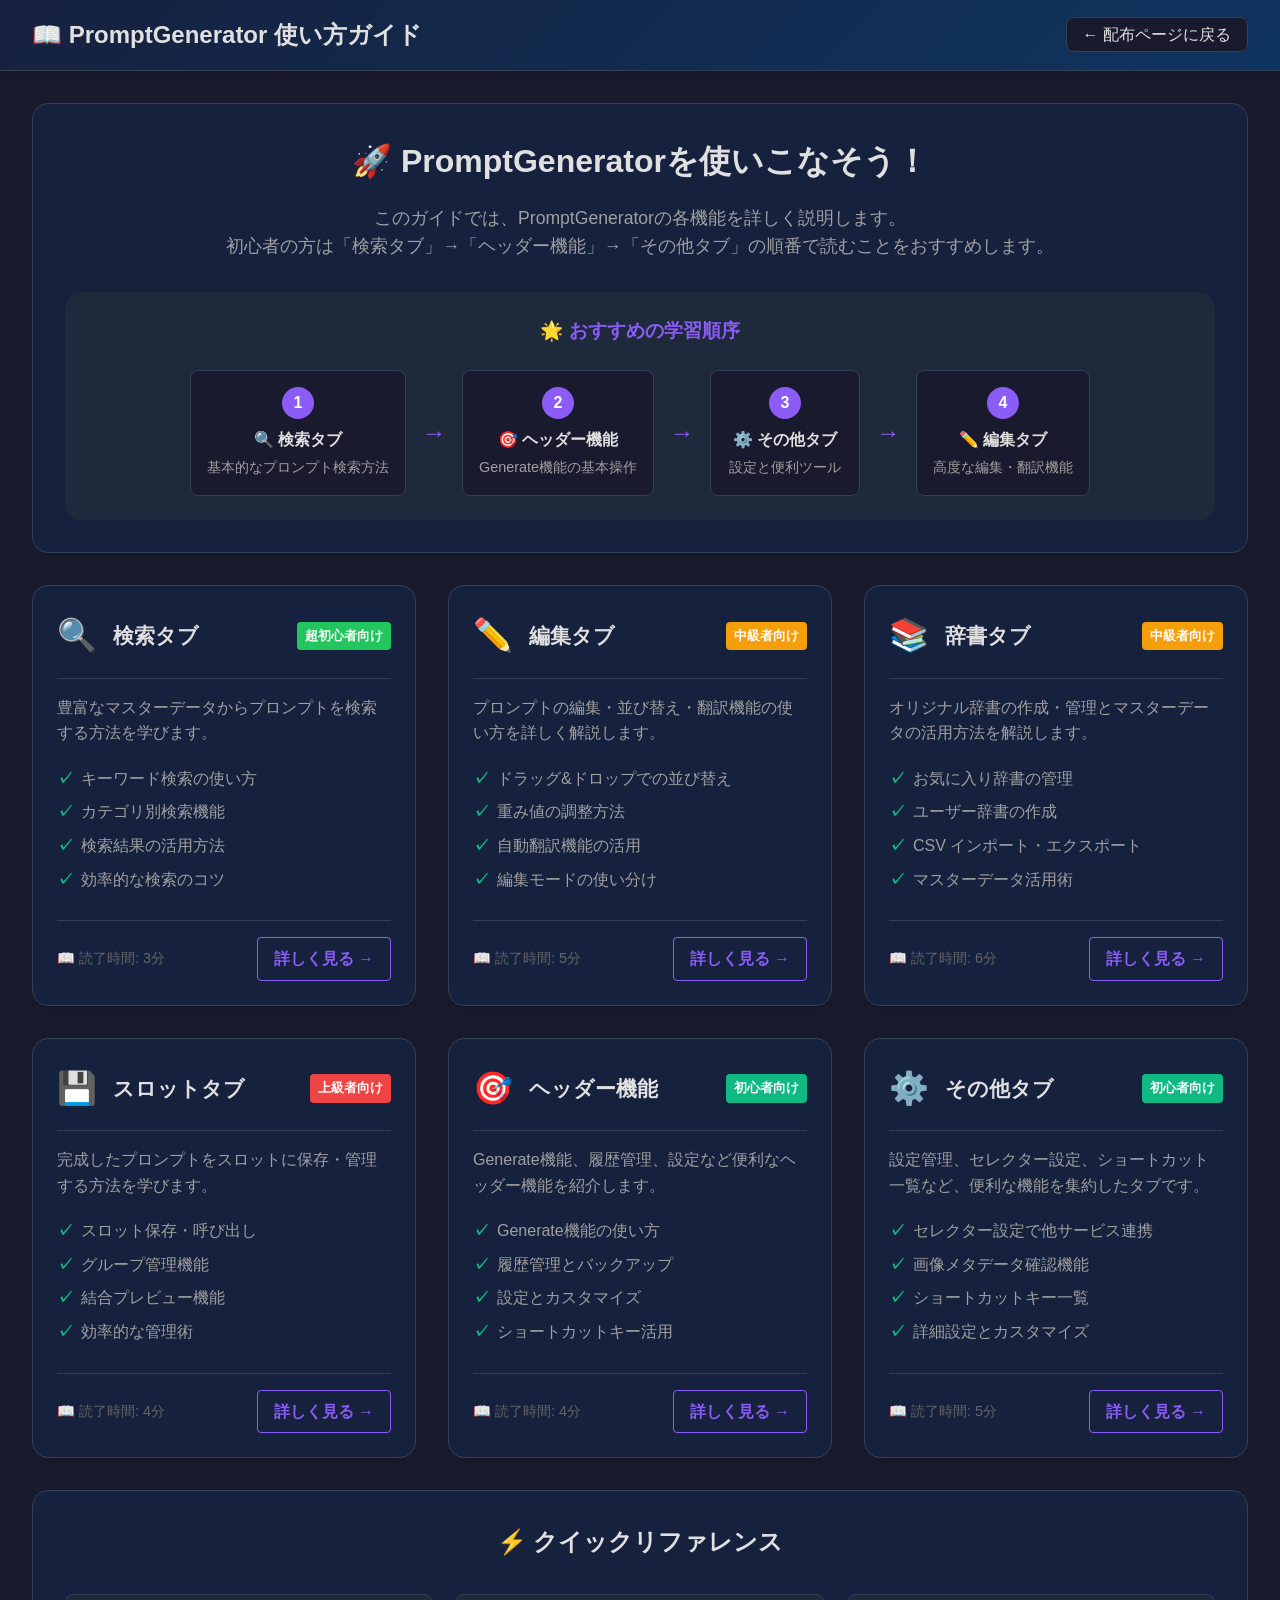
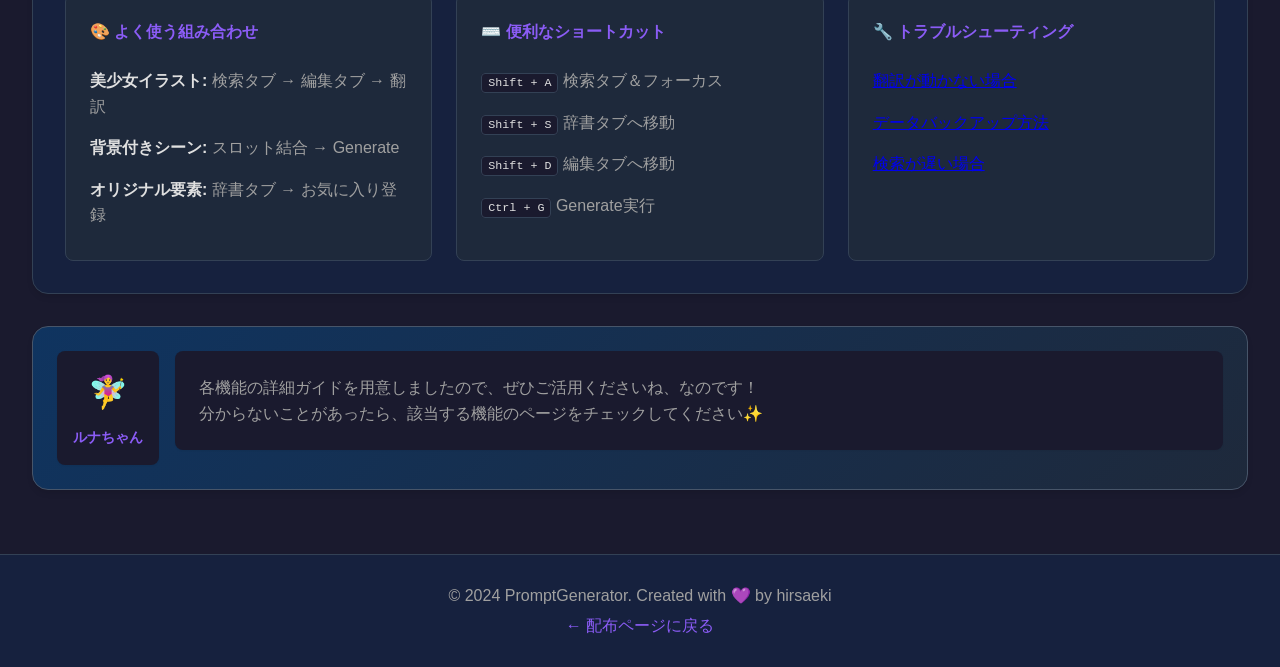
<file: tutorial/index.html>
<!DOCTYPE html>
<html lang="ja">
<head>
    <meta charset="UTF-8">
    <meta name="viewport" content="width=device-width, initial-scale=1.0">
    <title>PromptGenerator - 使い方ガイド</title>
    <link rel="stylesheet" href="style.css">
    <link rel="icon" type="image/png" href="https://raw.githubusercontent.com/hirsaeki/PromptGenerator-for-NovelAI/main/PromptGeneratorPlus/assets/icon/Icon128.png">
</head>
<body>
    <header>
        <nav>
            <div class="nav-container">
                <div class="nav-left">
                    <h1>📖 PromptGenerator 使い方ガイド</h1>
                </div>
                <div class="nav-right">
                    <a href="../index.html" class="nav-link">← 配布ページに戻る</a>
                </div>
            </div>
        </nav>
    </header>

    <main>
        <div class="tutorial-wrapper">
            <!-- ガイド概要 -->
            <section class="intro-section">
                <div class="intro-content">
                    <h2>🚀 PromptGeneratorを使いこなそう！</h2>
                    <p>
                        このガイドでは、PromptGeneratorの各機能を詳しく説明します。<br>
                        初心者の方は「検索タブ」→「ヘッダー機能」→「その他タブ」の順番で読むことをおすすめします。
                    </p>
                    
                    <div class="learning-path">
                        <h3>🌟 おすすめの学習順序</h3>
                        <div class="path-steps">
                            <div class="path-step">
                                <span class="step-number">1</span>
                                <div class="step-content">
                                    <strong>🔍 検索タブ</strong>
                                    <p>基本的なプロンプト検索方法</p>
                                </div>
                            </div>
                            <div class="path-arrow">→</div>
                            <div class="path-step">
                                <span class="step-number">2</span>
                                <div class="step-content">
                                    <strong>🎯 ヘッダー機能</strong>
                                    <p>Generate機能の基本操作</p>
                                </div>
                            </div>
                            <div class="path-arrow">→</div>
                            <div class="path-step">
                                <span class="step-number">3</span>
                                <div class="step-content">
                                    <strong>⚙️ その他タブ</strong>
                                    <p>設定と便利ツール</p>
                                </div>
                            </div>
                            <div class="path-arrow">→</div>
                            <div class="path-step">
                                <span class="step-number">4</span>
                                <div class="step-content">
                                    <strong>✏️ 編集タブ</strong>
                                    <p>高度な編集・翻訳機能</p>
                                </div>
                            </div>
                        </div>
                    </div>
                </div>
            </section>

            <!-- 機能別ガイド -->
            <section class="guide-grid">
                <div class="guide-card search">
                    <div class="card-header">
                        <span class="card-icon">🔍</span>
                        <h3>検索タブ</h3>
                        <span class="difficulty super-beginner">超初心者向け</span>
                    </div>
                    <div class="card-content">
                        <p>豊富なマスターデータからプロンプトを検索する方法を学びます。</p>
                        <ul class="feature-list">
                            <li>キーワード検索の使い方</li>
                            <li>カテゴリ別検索機能</li>
                            <li>検索結果の活用方法</li>
                            <li>効率的な検索のコツ</li>
                        </ul>
                        <div class="card-footer">
                            <span class="reading-time">📖 読了時間: 3分</span>
                            <a href="search.html" class="card-link">詳しく見る →</a>
                        </div>
                    </div>
                </div>

                <div class="guide-card edit">
                    <div class="card-header">
                        <span class="card-icon">✏️</span>
                        <h3>編集タブ</h3>
                        <span class="difficulty intermediate">中級者向け</span>
                    </div>
                    <div class="card-content">
                        <p>プロンプトの編集・並び替え・翻訳機能の使い方を詳しく解説します。</p>
                        <ul class="feature-list">
                            <li>ドラッグ&ドロップでの並び替え</li>
                            <li>重み値の調整方法</li>
                            <li>自動翻訳機能の活用</li>
                            <li>編集モードの使い分け</li>
                        </ul>
                        <div class="card-footer">
                            <span class="reading-time">📖 読了時間: 5分</span>
                            <a href="edit.html" class="card-link">詳しく見る →</a>
                        </div>
                    </div>
                </div>

                <div class="guide-card dictionary">
                    <div class="card-header">
                        <span class="card-icon">📚</span>
                        <h3>辞書タブ</h3>
                        <span class="difficulty intermediate">中級者向け</span>
                    </div>
                    <div class="card-content">
                        <p>オリジナル辞書の作成・管理とマスターデータの活用方法を解説します。</p>
                        <ul class="feature-list">
                            <li>お気に入り辞書の管理</li>
                            <li>ユーザー辞書の作成</li>
                            <li>CSV インポート・エクスポート</li>
                            <li>マスターデータ活用術</li>
                        </ul>
                        <div class="card-footer">
                            <span class="reading-time">📖 読了時間: 6分</span>
                            <a href="dictionary.html" class="card-link">詳しく見る →</a>
                        </div>
                    </div>
                </div>

                <div class="guide-card slot">
                    <div class="card-header">
                        <span class="card-icon">💾</span>
                        <h3>スロットタブ</h3>
                        <span class="difficulty advanced">上級者向け</span>
                    </div>
                    <div class="card-content">
                        <p>完成したプロンプトをスロットに保存・管理する方法を学びます。</p>
                        <ul class="feature-list">
                            <li>スロット保存・呼び出し</li>
                            <li>グループ管理機能</li>
                            <li>結合プレビュー機能</li>
                            <li>効率的な管理術</li>
                        </ul>
                        <div class="card-footer">
                            <span class="reading-time">📖 読了時間: 4分</span>
                            <a href="slot.html" class="card-link">詳しく見る →</a>
                        </div>
                    </div>
                </div>

                <div class="guide-card header">
                    <div class="card-header">
                        <span class="card-icon">🎯</span>
                        <h3>ヘッダー機能</h3>
                        <span class="difficulty beginner">初心者向け</span>
                    </div>
                    <div class="card-content">
                        <p>Generate機能、履歴管理、設定など便利なヘッダー機能を紹介します。</p>
                        <ul class="feature-list">
                            <li>Generate機能の使い方</li>
                            <li>履歴管理とバックアップ</li>
                            <li>設定とカスタマイズ</li>
                            <li>ショートカットキー活用</li>
                        </ul>
                        <div class="card-footer">
                            <span class="reading-time">📖 読了時間: 4分</span>
                            <a href="header.html" class="card-link">詳しく見る →</a>
                        </div>
                    </div>
                </div>

                <div class="guide-card other">
                    <div class="card-header">
                        <span class="card-icon">⚙️</span>
                        <h3>その他タブ</h3>
                        <span class="difficulty beginner">初心者向け</span>
                    </div>
                    <div class="card-content">
                        <p>設定管理、セレクター設定、ショートカット一覧など、便利な機能を集約したタブです。</p>
                        <ul class="feature-list">
                            <li>セレクター設定で他サービス連携</li>
                            <li>画像メタデータ確認機能</li>
                            <li>ショートカットキー一覧</li>
                            <li>詳細設定とカスタマイズ</li>
                        </ul>
                        <div class="card-footer">
                            <span class="reading-time">📖 読了時間: 5分</span>
                            <a href="other.html" class="card-link">詳しく見る →</a>
                        </div>
                    </div>
                </div>
            </section>

            <!-- クイックリファレンス -->
            <section class="quick-reference">
                <div class="section-content">
                    <h2>⚡ クイックリファレンス</h2>
                    <div class="reference-grid">
                        <div class="reference-card">
                            <h4>🎨 よく使う組み合わせ</h4>
                            <ul>
                                <li><strong>美少女イラスト:</strong> 検索タブ → 編集タブ → 翻訳</li>
                                <li><strong>背景付きシーン:</strong> スロット結合 → Generate</li>
                                <li><strong>オリジナル要素:</strong> 辞書タブ → お気に入り登録</li>
                            </ul>
                        </div>

                        <div class="reference-card">
                            <h4>⌨️ 便利なショートカット</h4>
                            <ul>
                                <li><kbd>Shift + A</kbd> 検索タブ＆フォーカス</li>
                                <li><kbd>Shift + S</kbd> 辞書タブへ移動</li>
                                <li><kbd>Shift + D</kbd> 編集タブへ移動</li>
                                <li><kbd>Ctrl + G</kbd> Generate実行</li>
                            </ul>
                        </div>

                        <div class="reference-card">
                            <h4>🔧 トラブルシューティング</h4>
                            <ul>
                                <li><a href="header.html#troubleshooting">翻訳が動かない場合</a></li>
                                <li><a href="dictionary.html#backup">データバックアップ方法</a></li>
                                <li><a href="search.html#performance">検索が遅い場合</a></li>
                            </ul>
                        </div>
                    </div>
                </div>
            </section>

            <!-- お疲れ様メッセージ -->
            <section class="fairy-message">
                <div class="message-content">
                    <div class="fairy-character">
                        <span class="fairy-icon">🧚‍♀️</span>
                        <span class="fairy-name">ルナちゃん</span>
                    </div>
                    <div class="message-text">
                        <p>
                            各機能の詳細ガイドを用意しましたので、ぜひご活用くださいね、なのです！<br>
                            分からないことがあったら、該当する機能のページをチェックしてください✨
                        </p>
                    </div>
                </div>
            </section>
        </div>
    </main>

    <footer>
        <div class="footer-container">
            <div class="footer-content">
                <p>© 2024 PromptGenerator. Created with 💜 by hirsaeki</p>
                <p><a href="../index.html">← 配布ページに戻る</a></p>
            </div>
        </div>
    </footer>
</body>
</html>
</file>
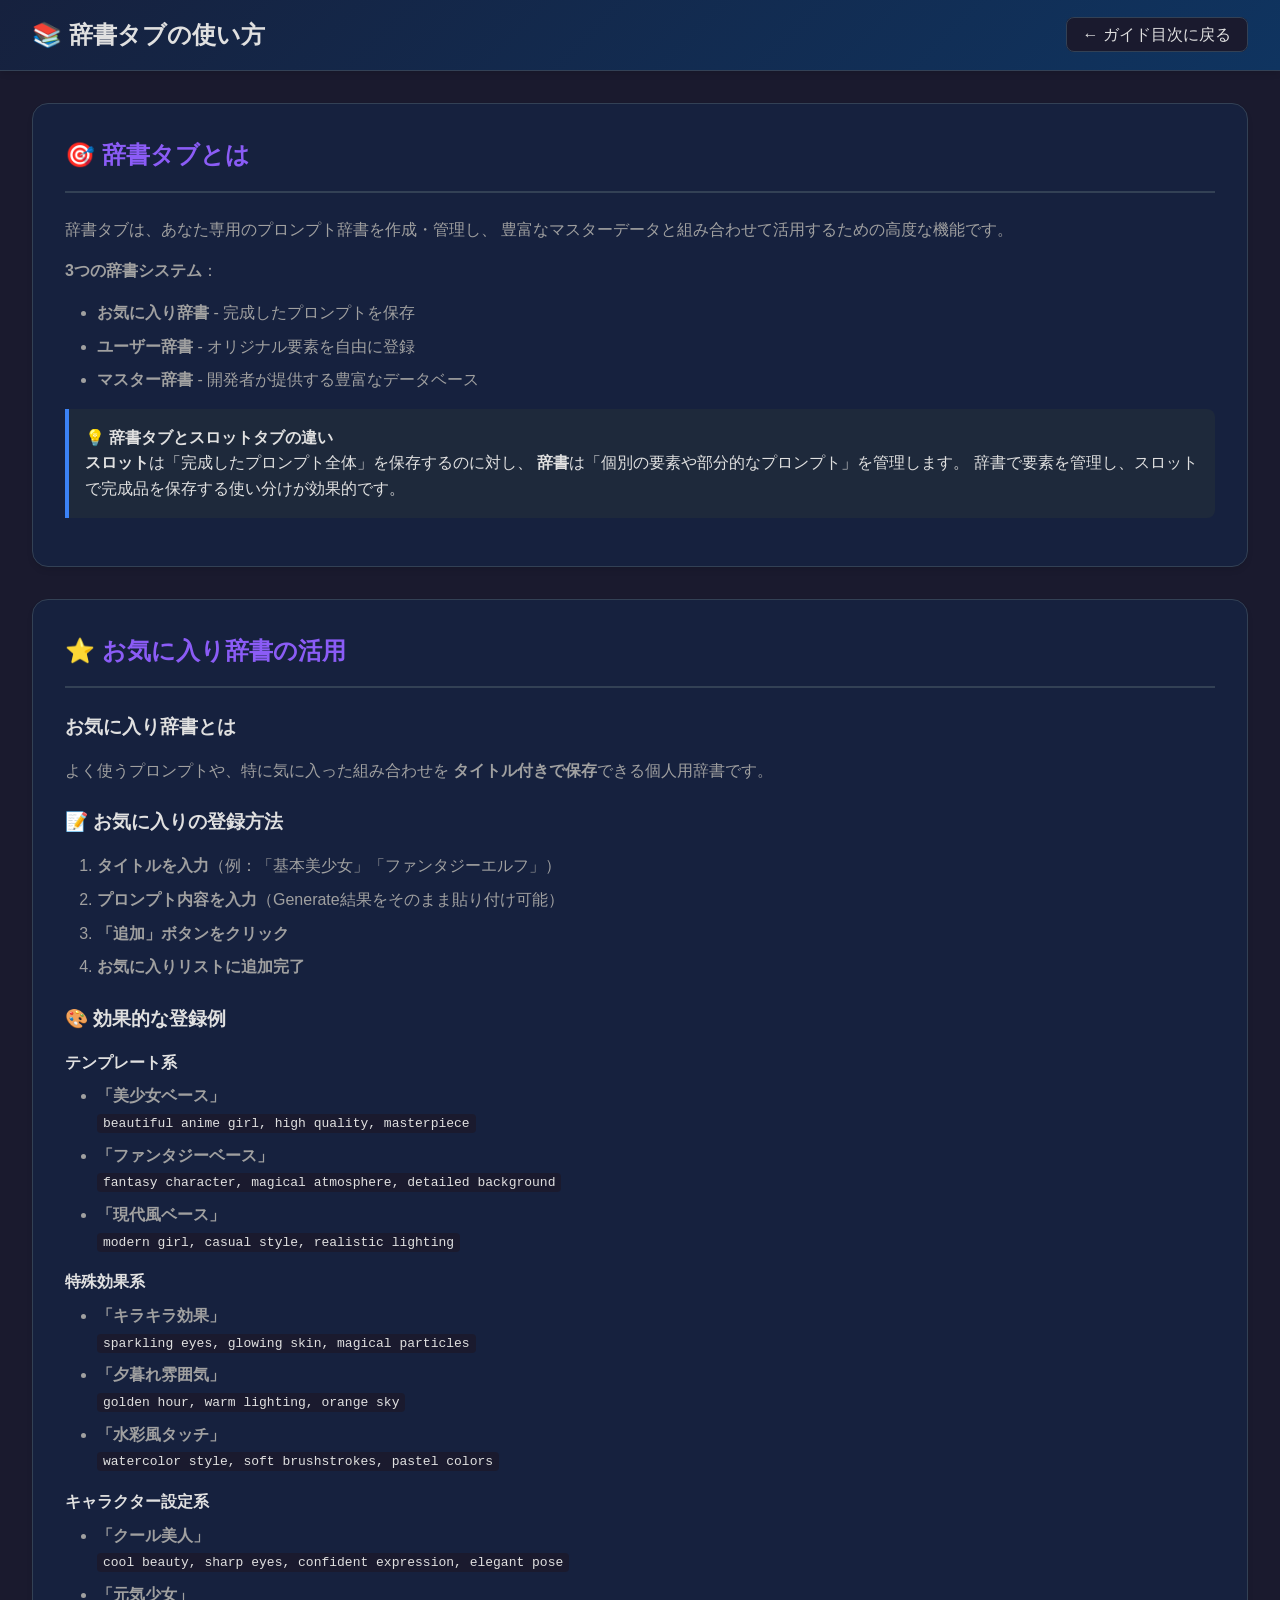
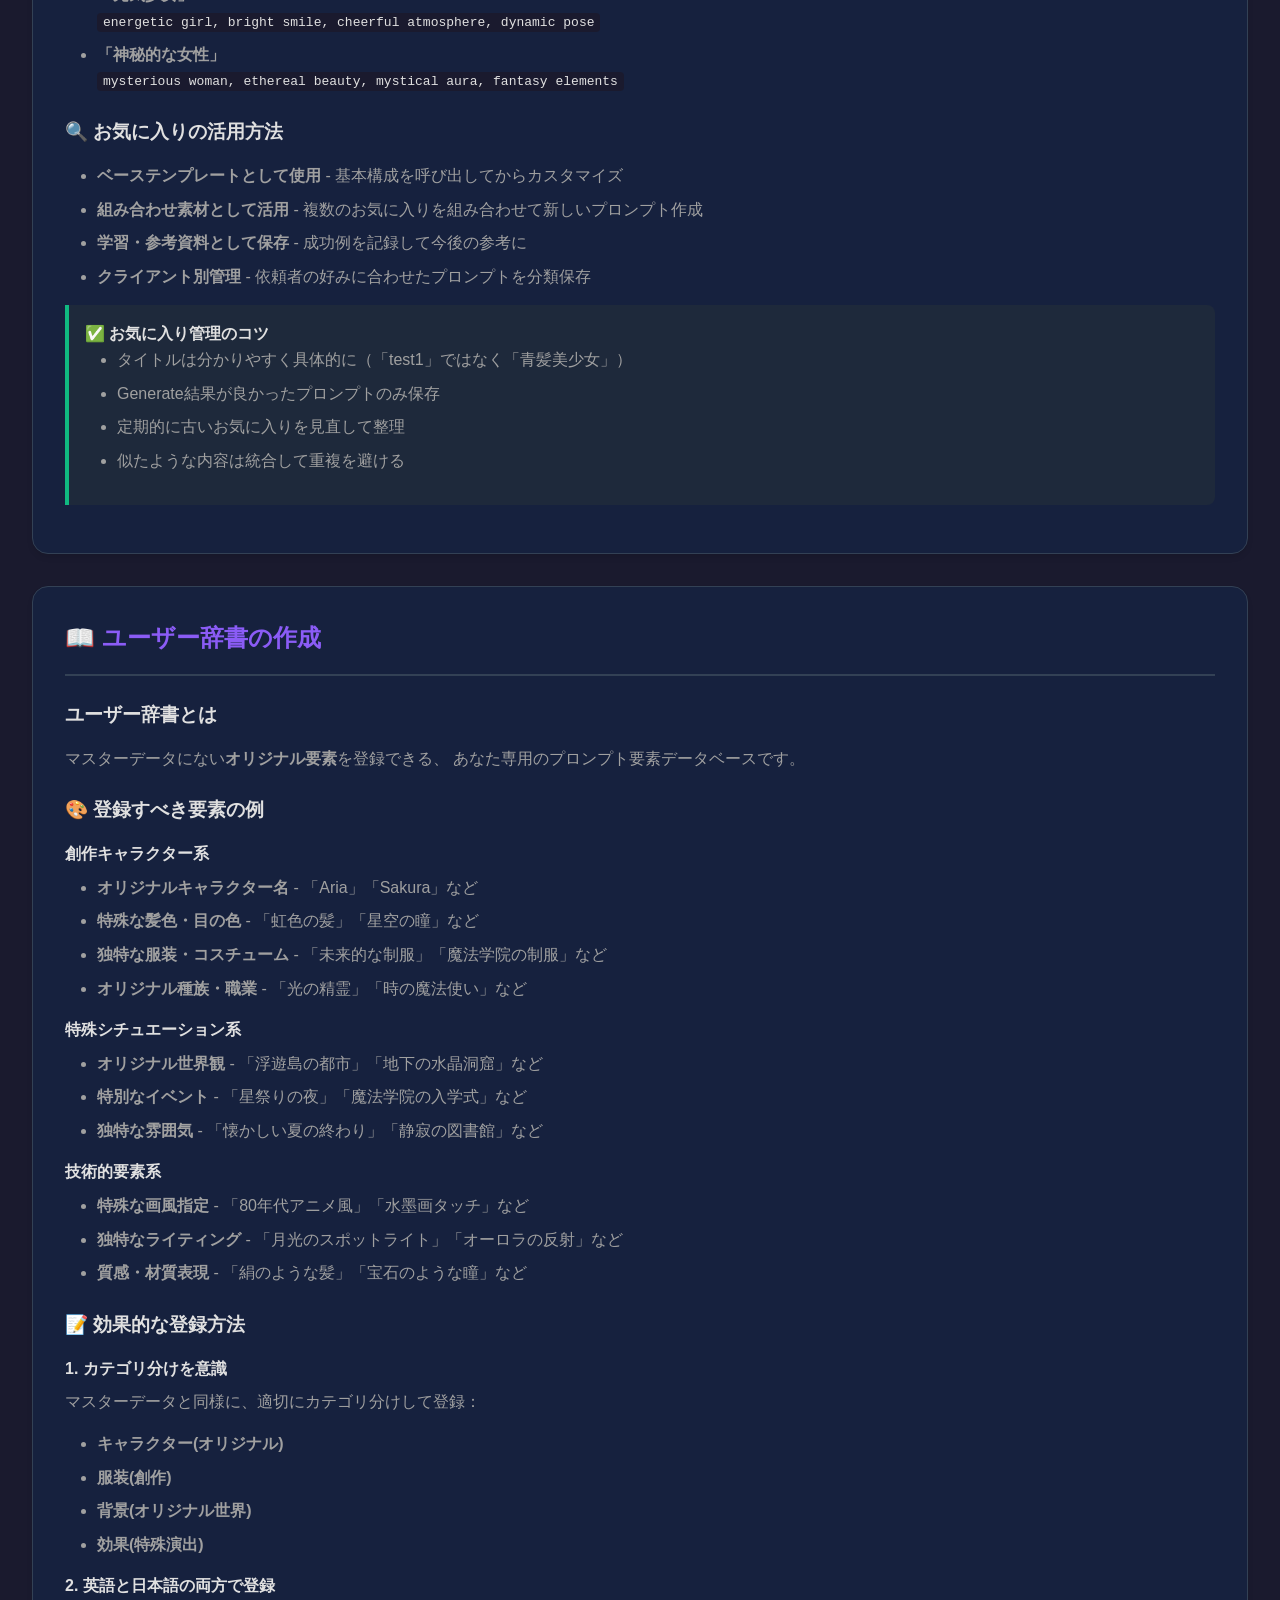
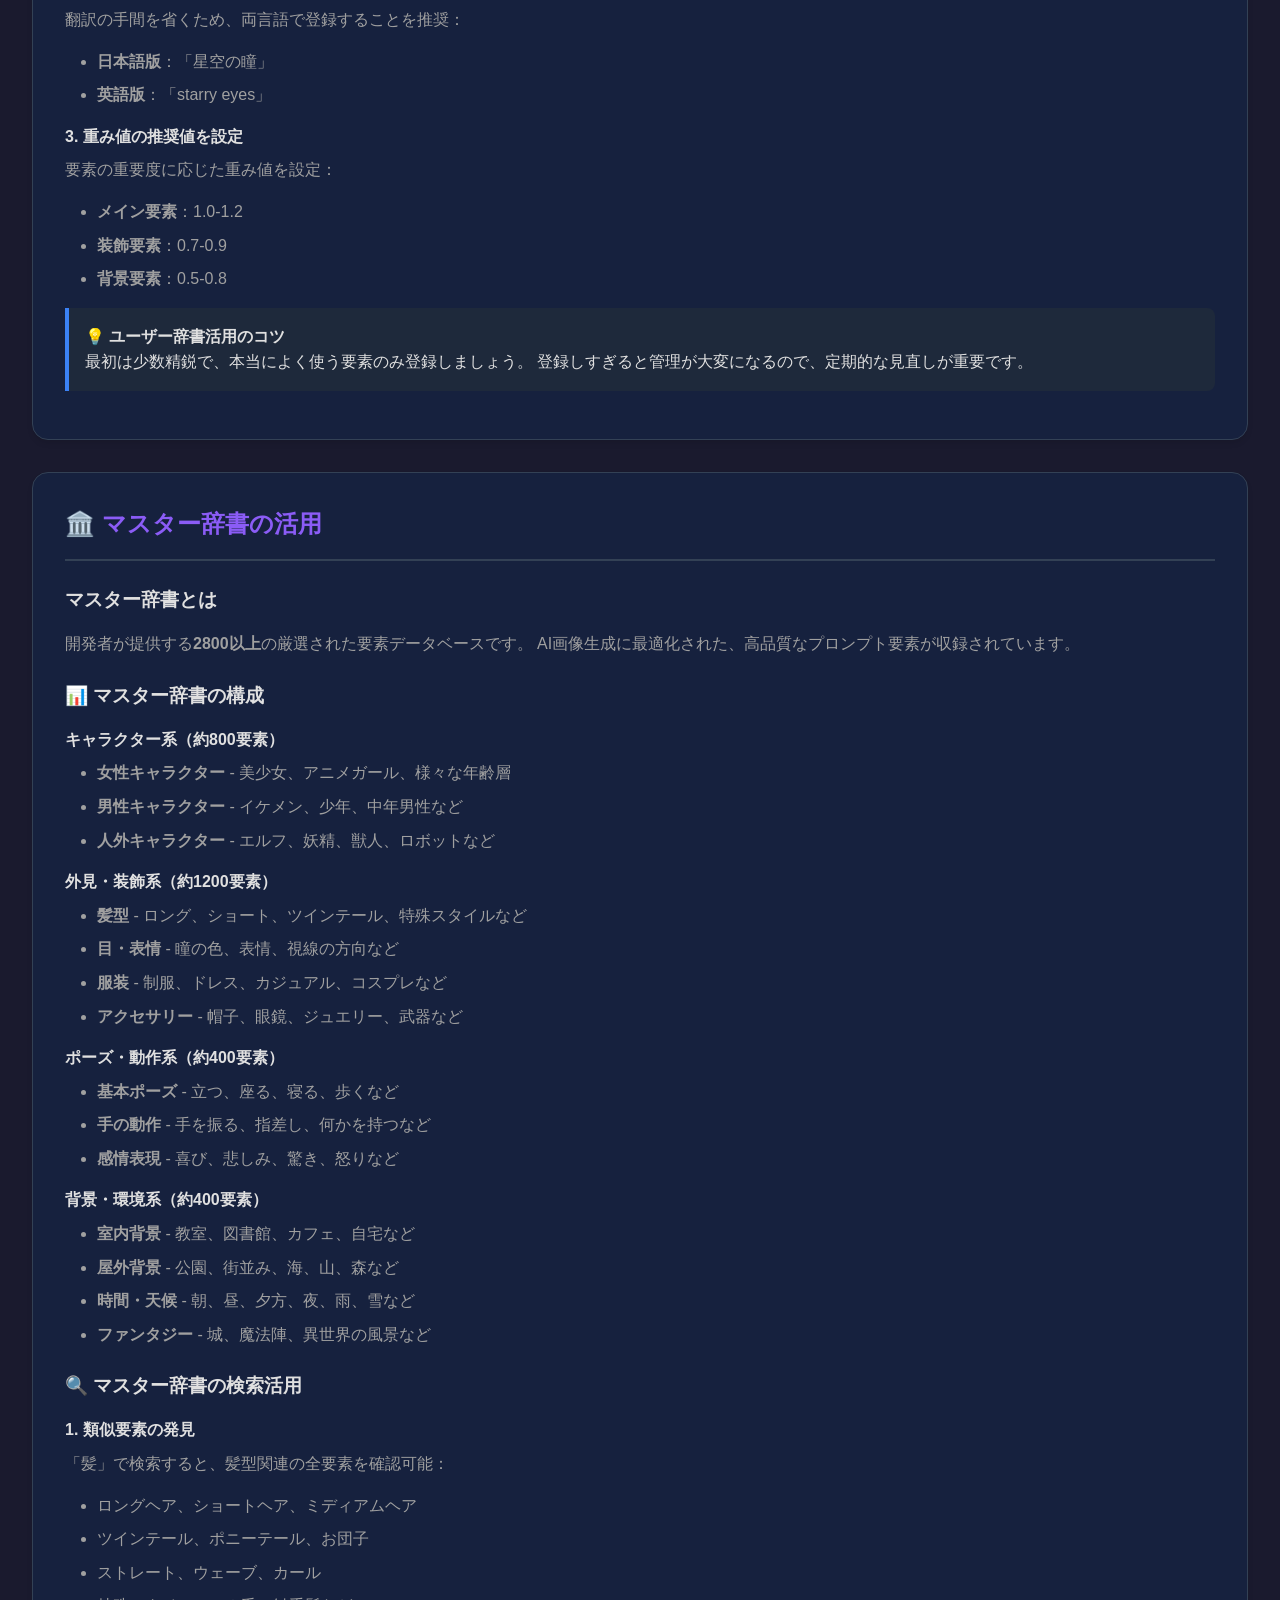
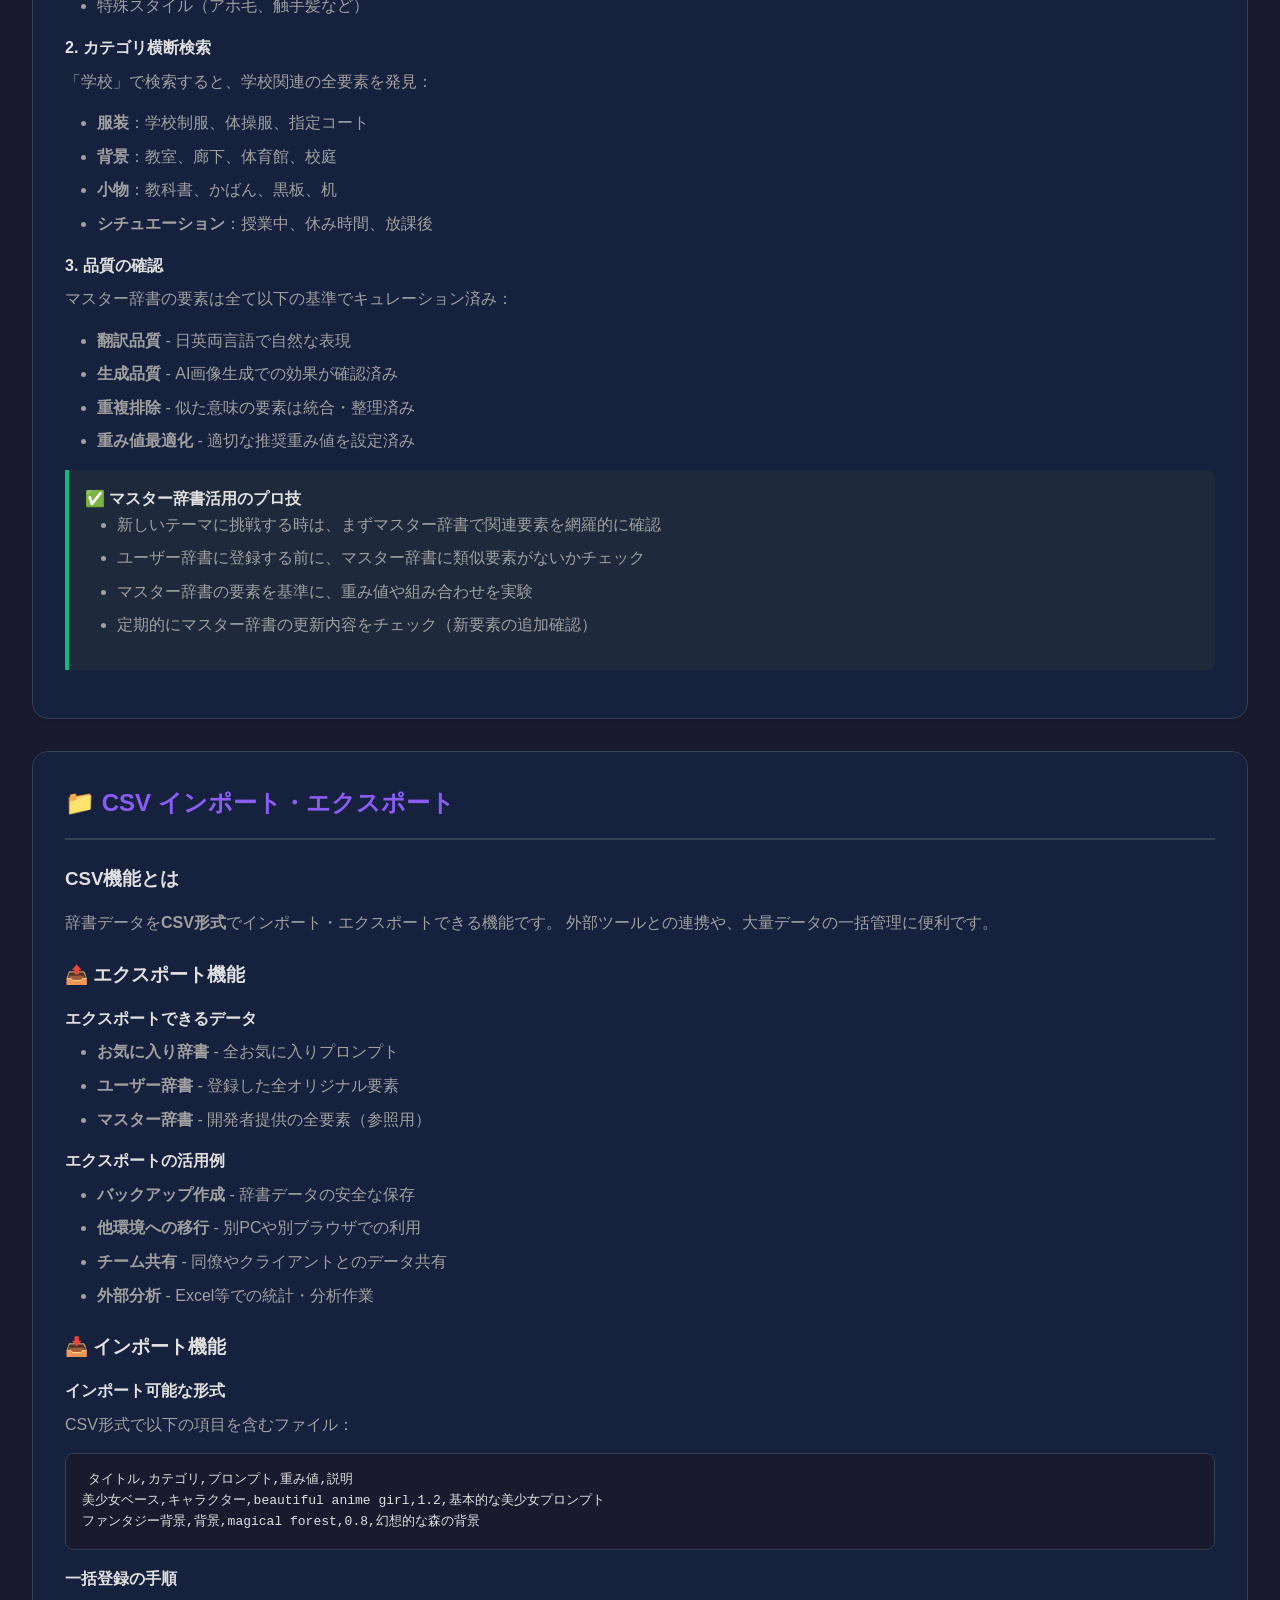
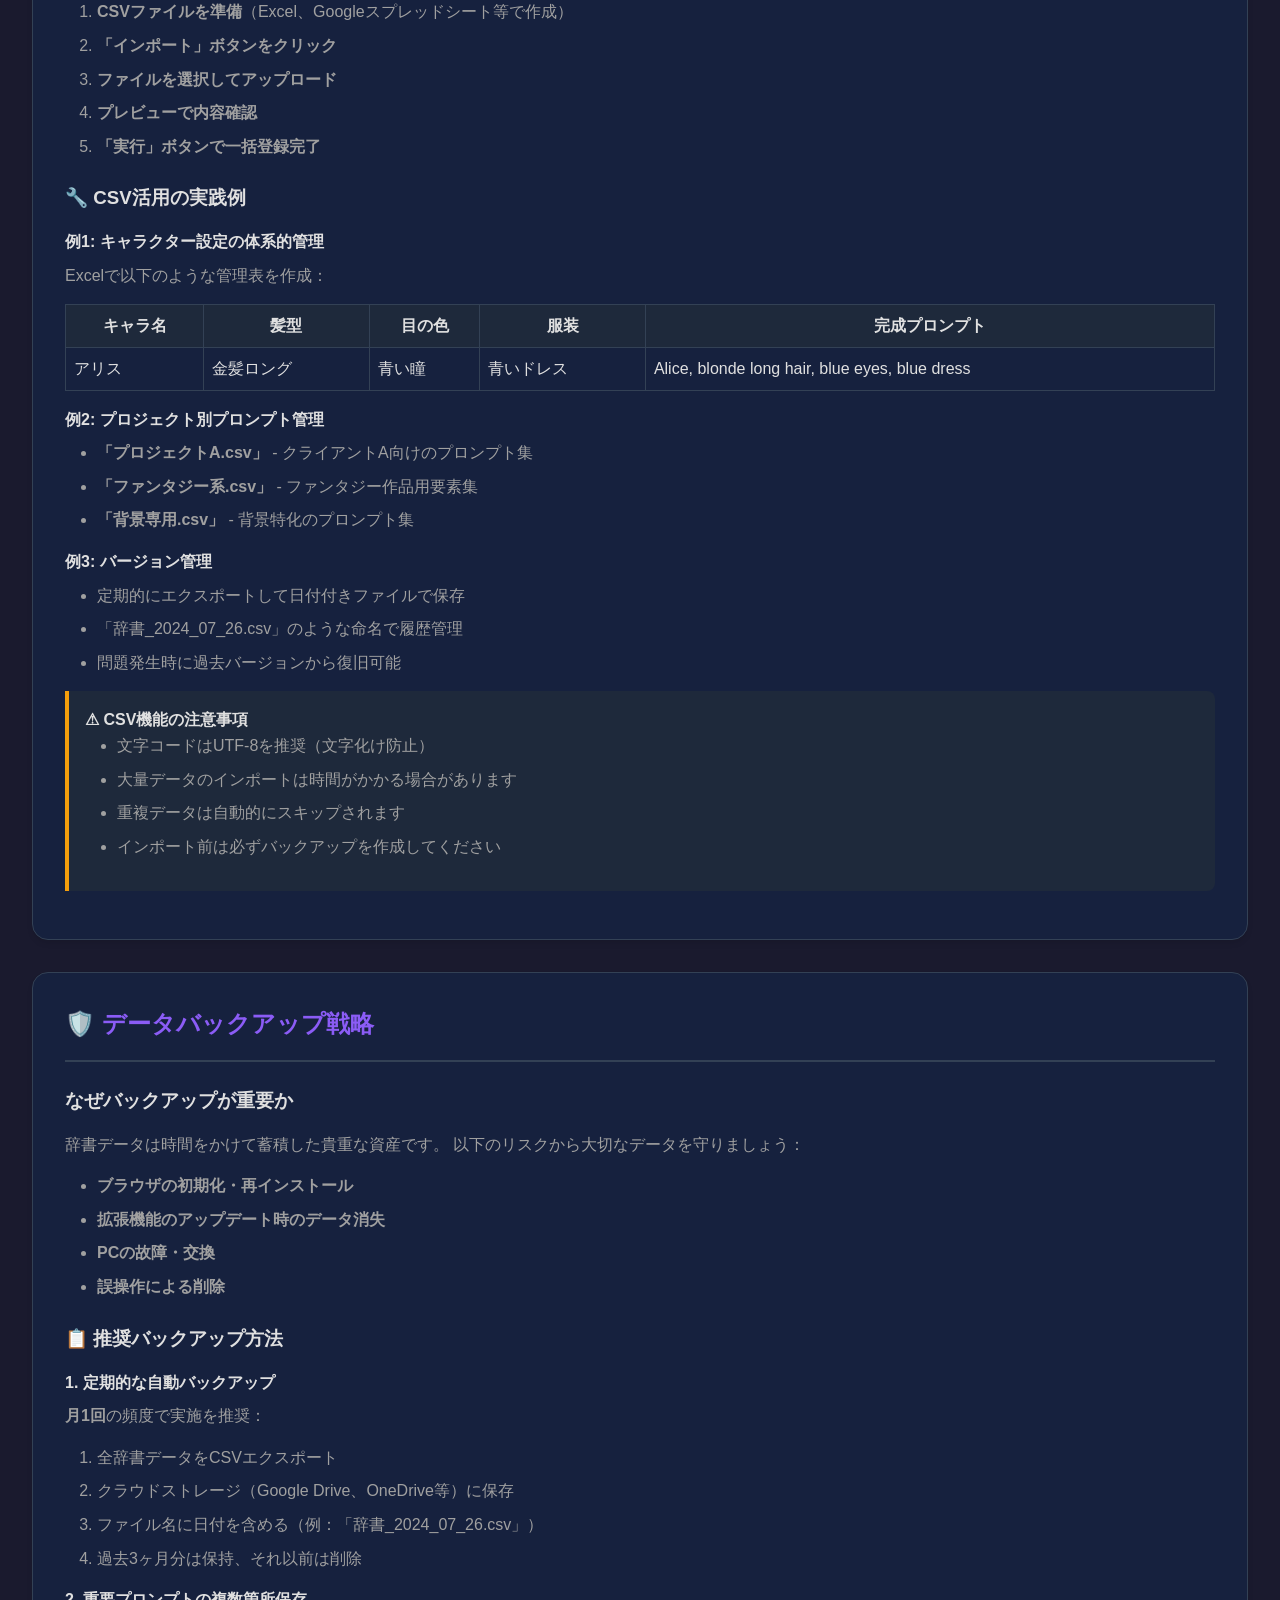
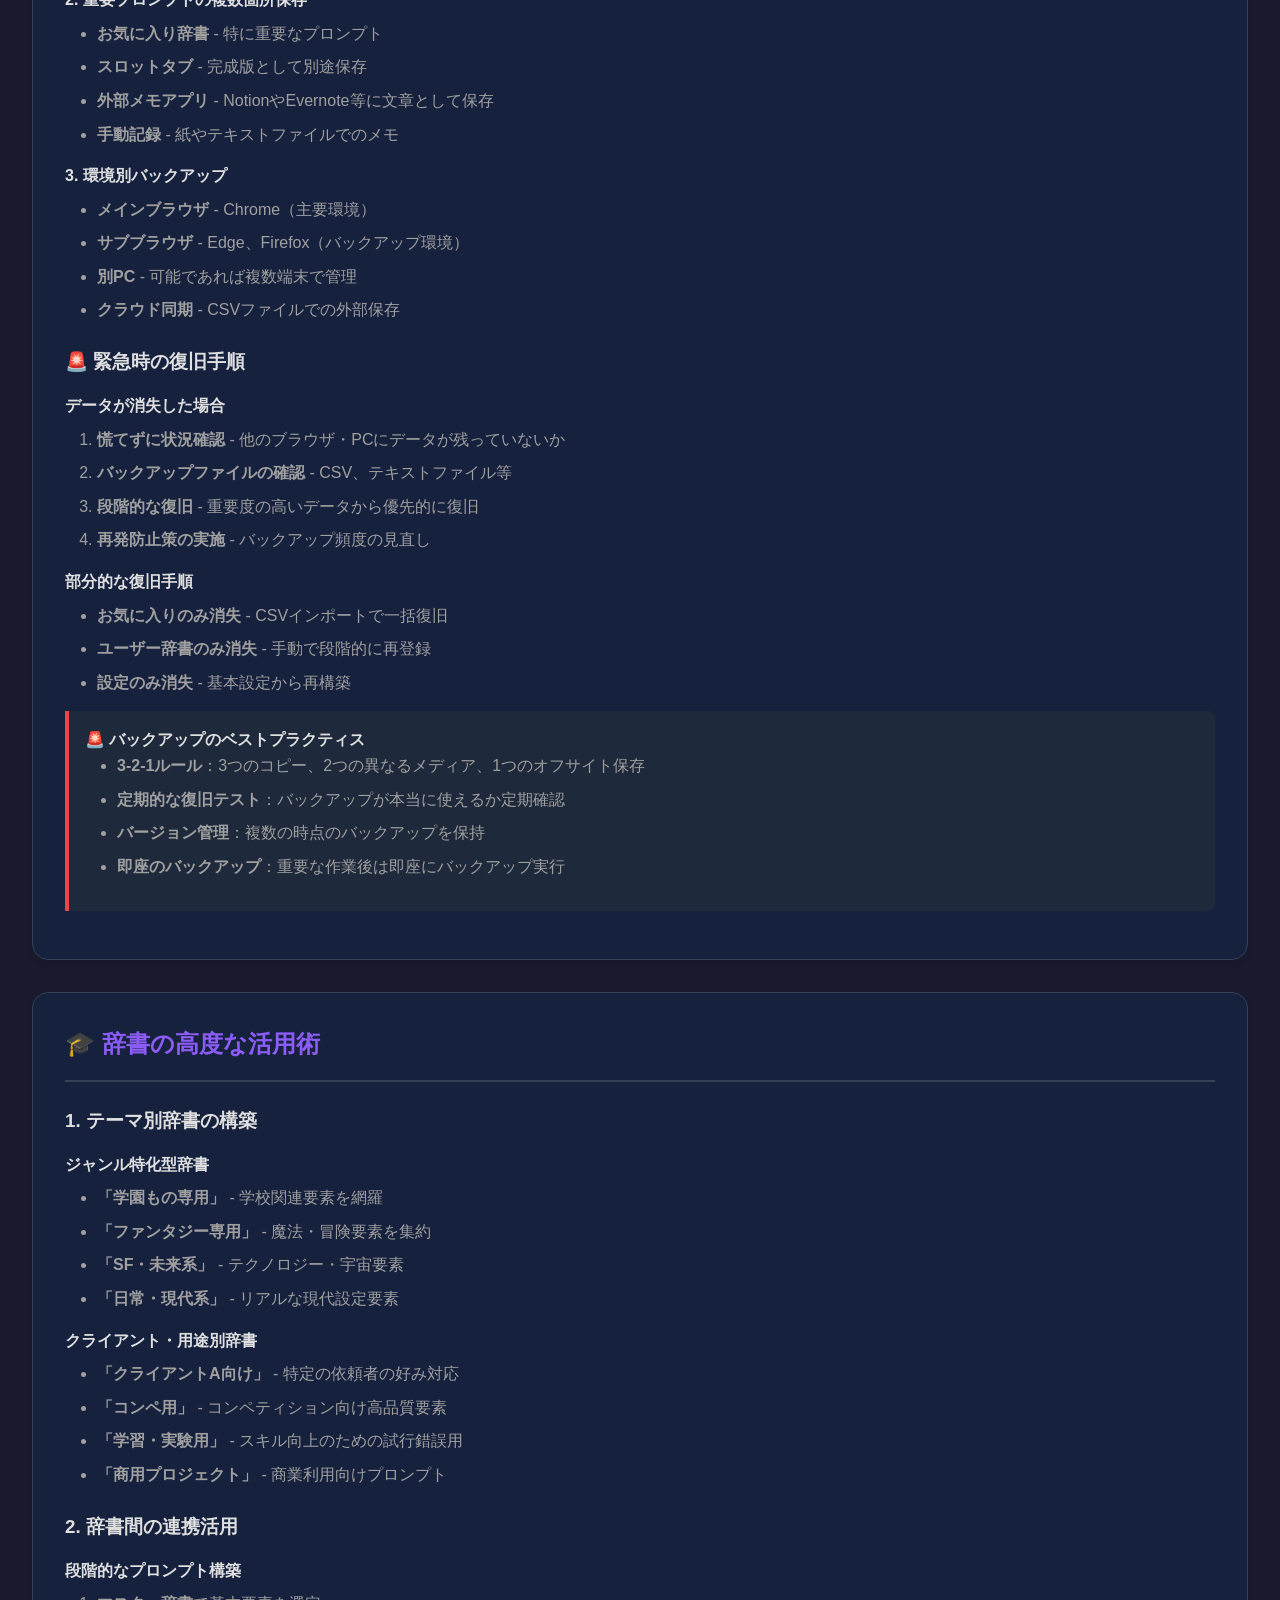
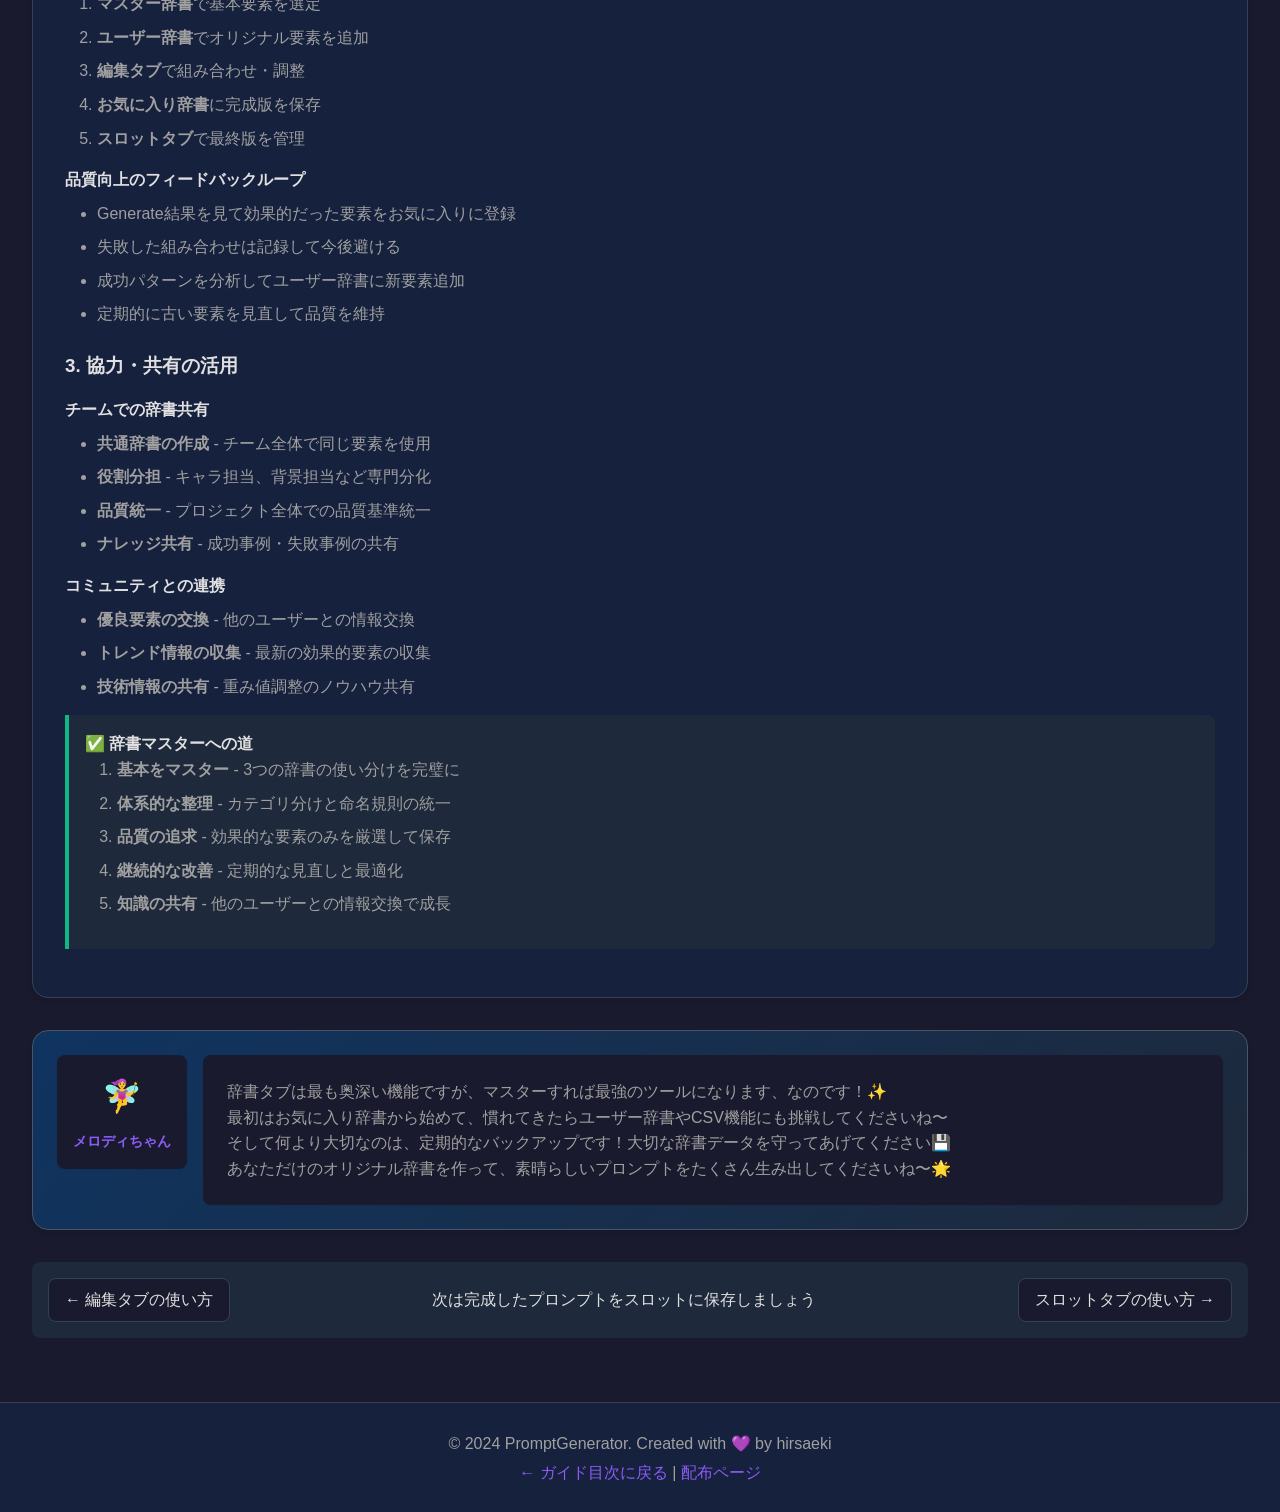
<file: tutorial/dictionary.html>
<!DOCTYPE html>
<html lang="ja">
<head>
    <meta charset="UTF-8">
    <meta name="viewport" content="width=device-width, initial-scale=1.0">
    <title>辞書タブの使い方 - PromptGenerator</title>
    <link rel="stylesheet" href="style.css">
    <link rel="icon" type="image/png" href="https://raw.githubusercontent.com/hirsaeki/PromptGenerator-for-NovelAI/main/PromptGeneratorPlus/assets/icon/Icon128.png">
</head>
<body>
    <header>
        <nav>
            <div class="nav-container">
                <div class="nav-left">
                    <h1>📚 辞書タブの使い方</h1>
                </div>
                <div class="nav-right">
                    <a href="index.html" class="nav-link">← ガイド目次に戻る</a>
                </div>
            </div>
        </nav>
    </header>

    <main>
        <div class="tutorial-wrapper">
            <!-- 概要 -->
            <section class="content-section">
                <h2>🎯 辞書タブとは</h2>
                <p>
                    辞書タブは、あなた専用のプロンプト辞書を作成・管理し、
                    豊富なマスターデータと組み合わせて活用するための高度な機能です。
                </p>
                <p>
                    <strong>3つの辞書システム</strong>：
                </p>
                <ul>
                    <li><strong>お気に入り辞書</strong> - 完成したプロンプトを保存</li>
                    <li><strong>ユーザー辞書</strong> - オリジナル要素を自由に登録</li>
                    <li><strong>マスター辞書</strong> - 開発者が提供する豊富なデータベース</li>
                </ul>

                <div class="tip-box">
                    <strong>💡 辞書タブとスロットタブの違い</strong><br>
                    <strong>スロット</strong>は「完成したプロンプト全体」を保存するのに対し、
                    <strong>辞書</strong>は「個別の要素や部分的なプロンプト」を管理します。
                    辞書で要素を管理し、スロットで完成品を保存する使い分けが効果的です。
                </div>
            </section>

            <!-- お気に入り辞書 -->
            <section class="content-section">
                <h2>⭐ お気に入り辞書の活用</h2>

                <h3>お気に入り辞書とは</h3>
                <p>
                    よく使うプロンプトや、特に気に入った組み合わせを
                    <strong>タイトル付きで保存</strong>できる個人用辞書です。
                </p>

                <h3>📝 お気に入りの登録方法</h3>
                <ol>
                    <li><strong>タイトルを入力</strong>（例：「基本美少女」「ファンタジーエルフ」）</li>
                    <li><strong>プロンプト内容を入力</strong>（Generate結果をそのまま貼り付け可能）</li>
                    <li><strong>「追加」ボタンをクリック</strong></li>
                    <li><strong>お気に入りリストに追加完了</strong></li>
                </ol>

                <h3>🎨 効果的な登録例</h3>

                <h4>テンプレート系</h4>
                <ul>
                    <li><strong>「美少女ベース」</strong><br>
                        <code>beautiful anime girl, high quality, masterpiece</code></li>
                    <li><strong>「ファンタジーベース」</strong><br>
                        <code>fantasy character, magical atmosphere, detailed background</code></li>
                    <li><strong>「現代風ベース」</strong><br>
                        <code>modern girl, casual style, realistic lighting</code></li>
                </ul>

                <h4>特殊効果系</h4>
                <ul>
                    <li><strong>「キラキラ効果」</strong><br>
                        <code>sparkling eyes, glowing skin, magical particles</code></li>
                    <li><strong>「夕暮れ雰囲気」</strong><br>
                        <code>golden hour, warm lighting, orange sky</code></li>
                    <li><strong>「水彩風タッチ」</strong><br>
                        <code>watercolor style, soft brushstrokes, pastel colors</code></li>
                </ul>

                <h4>キャラクター設定系</h4>
                <ul>
                    <li><strong>「クール美人」</strong><br>
                        <code>cool beauty, sharp eyes, confident expression, elegant pose</code></li>
                    <li><strong>「元気少女」</strong><br>
                        <code>energetic girl, bright smile, cheerful atmosphere, dynamic pose</code></li>
                    <li><strong>「神秘的な女性」</strong><br>
                        <code>mysterious woman, ethereal beauty, mystical aura, fantasy elements</code></li>
                </ul>

                <h3>🔍 お気に入りの活用方法</h3>
                <ul>
                    <li><strong>ベーステンプレートとして使用</strong> - 基本構成を呼び出してからカスタマイズ</li>
                    <li><strong>組み合わせ素材として活用</strong> - 複数のお気に入りを組み合わせて新しいプロンプト作成</li>
                    <li><strong>学習・参考資料として保存</strong> - 成功例を記録して今後の参考に</li>
                    <li><strong>クライアント別管理</strong> - 依頼者の好みに合わせたプロンプトを分類保存</li>
                </ul>

                <div class="tip-box success">
                    <strong>✅ お気に入り管理のコツ</strong>
                    <ul>
                        <li>タイトルは分かりやすく具体的に（「test1」ではなく「青髪美少女」）</li>
                        <li>Generate結果が良かったプロンプトのみ保存</li>
                        <li>定期的に古いお気に入りを見直して整理</li>
                        <li>似たような内容は統合して重複を避ける</li>
                    </ul>
                </div>
            </section>

            <!-- ユーザー辞書 -->
            <section class="content-section">
                <h2>📖 ユーザー辞書の作成</h2>

                <h3>ユーザー辞書とは</h3>
                <p>
                    マスターデータにない<strong>オリジナル要素</strong>を登録できる、
                    あなた専用のプロンプト要素データベースです。
                </p>

                <h3>🎨 登録すべき要素の例</h3>

                <h4>創作キャラクター系</h4>
                <ul>
                    <li><strong>オリジナルキャラクター名</strong> - 「Aria」「Sakura」など</li>
                    <li><strong>特殊な髪色・目の色</strong> - 「虹色の髪」「星空の瞳」など</li>
                    <li><strong>独特な服装・コスチューム</strong> - 「未来的な制服」「魔法学院の制服」など</li>
                    <li><strong>オリジナル種族・職業</strong> - 「光の精霊」「時の魔法使い」など</li>
                </ul>

                <h4>特殊シチュエーション系</h4>
                <ul>
                    <li><strong>オリジナル世界観</strong> - 「浮遊島の都市」「地下の水晶洞窟」など</li>
                    <li><strong>特別なイベント</strong> - 「星祭りの夜」「魔法学院の入学式」など</li>
                    <li><strong>独特な雰囲気</strong> - 「懐かしい夏の終わり」「静寂の図書館」など</li>
                </ul>

                <h4>技術的要素系</h4>
                <ul>
                    <li><strong>特殊な画風指定</strong> - 「80年代アニメ風」「水墨画タッチ」など</li>
                    <li><strong>独特なライティング</strong> - 「月光のスポットライト」「オーロラの反射」など</li>
                    <li><strong>質感・材質表現</strong> - 「絹のような髪」「宝石のような瞳」など</li>
                </ul>

                <h3>📝 効果的な登録方法</h3>

                <h4>1. カテゴリ分けを意識</h4>
                <p>マスターデータと同様に、適切にカテゴリ分けして登録：</p>
                <ul>
                    <li><strong>キャラクター(オリジナル)</strong></li>
                    <li><strong>服装(創作)</strong></li>
                    <li><strong>背景(オリジナル世界)</strong></li>
                    <li><strong>効果(特殊演出)</strong></li>
                </ul>

                <h4>2. 英語と日本語の両方で登録</h4>
                <p>翻訳の手間を省くため、両言語で登録することを推奨：</p>
                <ul>
                    <li><strong>日本語版</strong>：「星空の瞳」</li>
                    <li><strong>英語版</strong>：「starry eyes」</li>
                </ul>

                <h4>3. 重み値の推奨値を設定</h4>
                <p>要素の重要度に応じた重み値を設定：</p>
                <ul>
                    <li><strong>メイン要素</strong>：1.0-1.2</li>
                    <li><strong>装飾要素</strong>：0.7-0.9</li>
                    <li><strong>背景要素</strong>：0.5-0.8</li>
                </ul>

                <div class="tip-box">
                    <strong>💡 ユーザー辞書活用のコツ</strong><br>
                    最初は少数精鋭で、本当によく使う要素のみ登録しましょう。
                    登録しすぎると管理が大変になるので、定期的な見直しが重要です。
                </div>
            </section>

            <!-- マスター辞書の活用 -->
            <section class="content-section">
                <h2>🏛️ マスター辞書の活用</h2>

                <h3>マスター辞書とは</h3>
                <p>
                    開発者が提供する<strong>2800以上</strong>の厳選された要素データベースです。
                    AI画像生成に最適化された、高品質なプロンプト要素が収録されています。
                </p>

                <h3>📊 マスター辞書の構成</h3>

                <h4>キャラクター系（約800要素）</h4>
                <ul>
                    <li><strong>女性キャラクター</strong> - 美少女、アニメガール、様々な年齢層</li>
                    <li><strong>男性キャラクター</strong> - イケメン、少年、中年男性など</li>
                    <li><strong>人外キャラクター</strong> - エルフ、妖精、獣人、ロボットなど</li>
                </ul>

                <h4>外見・装飾系（約1200要素）</h4>
                <ul>
                    <li><strong>髪型</strong> - ロング、ショート、ツインテール、特殊スタイルなど</li>
                    <li><strong>目・表情</strong> - 瞳の色、表情、視線の方向など</li>
                    <li><strong>服装</strong> - 制服、ドレス、カジュアル、コスプレなど</li>
                    <li><strong>アクセサリー</strong> - 帽子、眼鏡、ジュエリー、武器など</li>
                </ul>

                <h4>ポーズ・動作系（約400要素）</h4>
                <ul>
                    <li><strong>基本ポーズ</strong> - 立つ、座る、寝る、歩くなど</li>
                    <li><strong>手の動作</strong> - 手を振る、指差し、何かを持つなど</li>
                    <li><strong>感情表現</strong> - 喜び、悲しみ、驚き、怒りなど</li>
                </ul>

                <h4>背景・環境系（約400要素）</h4>
                <ul>
                    <li><strong>室内背景</strong> - 教室、図書館、カフェ、自宅など</li>
                    <li><strong>屋外背景</strong> - 公園、街並み、海、山、森など</li>
                    <li><strong>時間・天候</strong> - 朝、昼、夕方、夜、雨、雪など</li>
                    <li><strong>ファンタジー</strong> - 城、魔法陣、異世界の風景など</li>
                </ul>

                <h3>🔍 マスター辞書の検索活用</h3>

                <h4>1. 類似要素の発見</h4>
                <p>「髪」で検索すると、髪型関連の全要素を確認可能：</p>
                <ul>
                    <li>ロングヘア、ショートヘア、ミディアムヘア</li>
                    <li>ツインテール、ポニーテール、お団子</li>
                    <li>ストレート、ウェーブ、カール</li>
                    <li>特殊スタイル（アホ毛、触手髪など）</li>
                </ul>

                <h4>2. カテゴリ横断検索</h4>
                <p>「学校」で検索すると、学校関連の全要素を発見：</p>
                <ul>
                    <li><strong>服装</strong>：学校制服、体操服、指定コート</li>
                    <li><strong>背景</strong>：教室、廊下、体育館、校庭</li>
                    <li><strong>小物</strong>：教科書、かばん、黒板、机</li>
                    <li><strong>シチュエーション</strong>：授業中、休み時間、放課後</li>
                </ul>

                <h4>3. 品質の確認</h4>
                <p>マスター辞書の要素は全て以下の基準でキュレーション済み：</p>
                <ul>
                    <li><strong>翻訳品質</strong> - 日英両言語で自然な表現</li>
                    <li><strong>生成品質</strong> - AI画像生成での効果が確認済み</li>
                    <li><strong>重複排除</strong> - 似た意味の要素は統合・整理済み</li>
                    <li><strong>重み値最適化</strong> - 適切な推奨重み値を設定済み</li>
                </ul>

                <div class="tip-box success">
                    <strong>✅ マスター辞書活用のプロ技</strong>
                    <ul>
                        <li>新しいテーマに挑戦する時は、まずマスター辞書で関連要素を網羅的に確認</li>
                        <li>ユーザー辞書に登録する前に、マスター辞書に類似要素がないかチェック</li>
                        <li>マスター辞書の要素を基準に、重み値や組み合わせを実験</li>
                        <li>定期的にマスター辞書の更新内容をチェック（新要素の追加確認）</li>
                    </ul>
                </div>
            </section>

            <!-- CSV インポート・エクスポート -->
            <section class="content-section">
                <h2>📁 CSV インポート・エクスポート</h2>

                <h3>CSV機能とは</h3>
                <p>
                    辞書データを<strong>CSV形式</strong>でインポート・エクスポートできる機能です。
                    外部ツールとの連携や、大量データの一括管理に便利です。
                </p>

                <h3>📤 エクスポート機能</h3>

                <h4>エクスポートできるデータ</h4>
                <ul>
                    <li><strong>お気に入り辞書</strong> - 全お気に入りプロンプト</li>
                    <li><strong>ユーザー辞書</strong> - 登録した全オリジナル要素</li>
                    <li><strong>マスター辞書</strong> - 開発者提供の全要素（参照用）</li>
                </ul>

                <h4>エクスポートの活用例</h4>
                <ul>
                    <li><strong>バックアップ作成</strong> - 辞書データの安全な保存</li>
                    <li><strong>他環境への移行</strong> - 別PCや別ブラウザでの利用</li>
                    <li><strong>チーム共有</strong> - 同僚やクライアントとのデータ共有</li>
                    <li><strong>外部分析</strong> - Excel等での統計・分析作業</li>
                </ul>

                <h3>📥 インポート機能</h3>

                <h4>インポート可能な形式</h4>
                <p>CSV形式で以下の項目を含むファイル：</p>
                <pre><code>タイトル,カテゴリ,プロンプト,重み値,説明
美少女ベース,キャラクター,beautiful anime girl,1.2,基本的な美少女プロンプト
ファンタジー背景,背景,magical forest,0.8,幻想的な森の背景</code></pre>

                <h4>一括登録の手順</h4>
                <ol>
                    <li><strong>CSVファイルを準備</strong>（Excel、Googleスプレッドシート等で作成）</li>
                    <li><strong>「インポート」ボタンをクリック</strong></li>
                    <li><strong>ファイルを選択してアップロード</strong></li>
                    <li><strong>プレビューで内容確認</strong></li>
                    <li><strong>「実行」ボタンで一括登録完了</strong></li>
                </ol>

                <h3>🔧 CSV活用の実践例</h3>

                <h4>例1: キャラクター設定の体系的管理</h4>
                <p>Excelで以下のような管理表を作成：</p>
                <table style="border-collapse: collapse; width: 100%; margin: 1rem 0;">
                    <tr style="background: var(--bg-card); border: 1px solid var(--border-default);">
                        <th style="padding: 8px; border: 1px solid var(--border-default);">キャラ名</th>
                        <th style="padding: 8px; border: 1px solid var(--border-default);">髪型</th>
                        <th style="padding: 8px; border: 1px solid var(--border-default);">目の色</th>
                        <th style="padding: 8px; border: 1px solid var(--border-default);">服装</th>
                        <th style="padding: 8px; border: 1px solid var(--border-default);">完成プロンプト</th>
                    </tr>
                    <tr style="border: 1px solid var(--border-default);">
                        <td style="padding: 8px; border: 1px solid var(--border-default);">アリス</td>
                        <td style="padding: 8px; border: 1px solid var(--border-default);">金髪ロング</td>
                        <td style="padding: 8px; border: 1px solid var(--border-default);">青い瞳</td>
                        <td style="padding: 8px; border: 1px solid var(--border-default);">青いドレス</td>
                        <td style="padding: 8px; border: 1px solid var(--border-default);">Alice, blonde long hair, blue eyes, blue dress</td>
                    </tr>
                </table>

                <h4>例2: プロジェクト別プロンプト管理</h4>
                <ul>
                    <li><strong>「プロジェクトA.csv」</strong> - クライアントA向けのプロンプト集</li>
                    <li><strong>「ファンタジー系.csv」</strong> - ファンタジー作品用要素集</li>
                    <li><strong>「背景専用.csv」</strong> - 背景特化のプロンプト集</li>
                </ul>

                <h4>例3: バージョン管理</h4>
                <ul>
                    <li>定期的にエクスポートして日付付きファイルで保存</li>
                    <li>「辞書_2024_07_26.csv」のような命名で履歴管理</li>
                    <li>問題発生時に過去バージョンから復旧可能</li>
                </ul>

                <div class="tip-box warning">
                    <strong>⚠ CSV機能の注意事項</strong>
                    <ul>
                        <li>文字コードはUTF-8を推奨（文字化け防止）</li>
                        <li>大量データのインポートは時間がかかる場合があります</li>
                        <li>重複データは自動的にスキップされます</li>
                        <li>インポート前は必ずバックアップを作成してください</li>
                    </ul>
                </div>
            </section>

            <!-- データバックアップ戦略 -->
            <section class="content-section" id="backup">
                <h2>🛡️ データバックアップ戦略</h2>

                <h3>なぜバックアップが重要か</h3>
                <p>
                    辞書データは時間をかけて蓄積した貴重な資産です。
                    以下のリスクから大切なデータを守りましょう：
                </p>

                <ul>
                    <li><strong>ブラウザの初期化・再インストール</strong></li>
                    <li><strong>拡張機能のアップデート時のデータ消失</strong></li>
                    <li><strong>PCの故障・交換</strong></li>
                    <li><strong>誤操作による削除</strong></li>
                </ul>

                <h3>📋 推奨バックアップ方法</h3>

                <h4>1. 定期的な自動バックアップ</h4>
                <p><strong>月1回</strong>の頻度で実施を推奨：</p>
                <ol>
                    <li>全辞書データをCSVエクスポート</li>
                    <li>クラウドストレージ（Google Drive、OneDrive等）に保存</li>
                    <li>ファイル名に日付を含める（例：「辞書_2024_07_26.csv」）</li>
                    <li>過去3ヶ月分は保持、それ以前は削除</li>
                </ol>

                <h4>2. 重要プロンプトの複数箇所保存</h4>
                <ul>
                    <li><strong>お気に入り辞書</strong> - 特に重要なプロンプト</li>
                    <li><strong>スロットタブ</strong> - 完成版として別途保存</li>
                    <li><strong>外部メモアプリ</strong> - NotionやEvernote等に文章として保存</li>
                    <li><strong>手動記録</strong> - 紙やテキストファイルでのメモ</li>
                </ul>

                <h4>3. 環境別バックアップ</h4>
                <ul>
                    <li><strong>メインブラウザ</strong> - Chrome（主要環境）</li>
                    <li><strong>サブブラウザ</strong> - Edge、Firefox（バックアップ環境）</li>
                    <li><strong>別PC</strong> - 可能であれば複数端末で管理</li>
                    <li><strong>クラウド同期</strong> - CSVファイルでの外部保存</li>
                </ul>

                <h3>🚨 緊急時の復旧手順</h3>

                <h4>データが消失した場合</h4>
                <ol>
                    <li><strong>慌てずに状況確認</strong> - 他のブラウザ・PCにデータが残っていないか</li>
                    <li><strong>バックアップファイルの確認</strong> - CSV、テキストファイル等</li>
                    <li><strong>段階的な復旧</strong> - 重要度の高いデータから優先的に復旧</li>
                    <li><strong>再発防止策の実施</strong> - バックアップ頻度の見直し</li>
                </ol>

                <h4>部分的な復旧手順</h4>
                <ul>
                    <li><strong>お気に入りのみ消失</strong> - CSVインポートで一括復旧</li>
                    <li><strong>ユーザー辞書のみ消失</strong> - 手動で段階的に再登録</li>
                    <li><strong>設定のみ消失</strong> - 基本設定から再構築</li>
                </ul>

                <div class="tip-box danger">
                    <strong>🚨 バックアップのベストプラクティス</strong>
                    <ul>
                        <li><strong>3-2-1ルール</strong>：3つのコピー、2つの異なるメディア、1つのオフサイト保存</li>
                        <li><strong>定期的な復旧テスト</strong>：バックアップが本当に使えるか定期確認</li>
                        <li><strong>バージョン管理</strong>：複数の時点のバックアップを保持</li>
                        <li><strong>即座のバックアップ</strong>：重要な作業後は即座にバックアップ実行</li>
                    </ul>
                </div>
            </section>

            <!-- 辞書の高度な活用術 -->
            <section class="content-section">
                <h2>🎓 辞書の高度な活用術</h2>

                <h3>1. テーマ別辞書の構築</h3>
                
                <h4>ジャンル特化型辞書</h4>
                <ul>
                    <li><strong>「学園もの専用」</strong> - 学校関連要素を網羅</li>
                    <li><strong>「ファンタジー専用」</strong> - 魔法・冒険要素を集約</li>
                    <li><strong>「SF・未来系」</strong> - テクノロジー・宇宙要素</li>
                    <li><strong>「日常・現代系」</strong> - リアルな現代設定要素</li>
                </ul>

                <h4>クライアント・用途別辞書</h4>
                <ul>
                    <li><strong>「クライアントA向け」</strong> - 特定の依頼者の好み対応</li>
                    <li><strong>「コンペ用」</strong> - コンペティション向け高品質要素</li>
                    <li><strong>「学習・実験用」</strong> - スキル向上のための試行錯誤用</li>
                    <li><strong>「商用プロジェクト」</strong> - 商業利用向けプロンプト</li>
                </ul>

                <h3>2. 辞書間の連携活用</h3>

                <h4>段階的なプロンプト構築</h4>
                <ol>
                    <li><strong>マスター辞書</strong>で基本要素を選定</li>
                    <li><strong>ユーザー辞書</strong>でオリジナル要素を追加</li>
                    <li><strong>編集タブ</strong>で組み合わせ・調整</li>
                    <li><strong>お気に入り辞書</strong>に完成版を保存</li>
                    <li><strong>スロットタブ</strong>で最終版を管理</li>
                </ol>

                <h4>品質向上のフィードバックループ</h4>
                <ul>
                    <li>Generate結果を見て効果的だった要素をお気に入りに登録</li>
                    <li>失敗した組み合わせは記録して今後避ける</li>
                    <li>成功パターンを分析してユーザー辞書に新要素追加</li>
                    <li>定期的に古い要素を見直して品質を維持</li>
                </ul>

                <h3>3. 協力・共有の活用</h3>

                <h4>チームでの辞書共有</h4>
                <ul>
                    <li><strong>共通辞書の作成</strong> - チーム全体で同じ要素を使用</li>
                    <li><strong>役割分担</strong> - キャラ担当、背景担当など専門分化</li>
                    <li><strong>品質統一</strong> - プロジェクト全体での品質基準統一</li>
                    <li><strong>ナレッジ共有</strong> - 成功事例・失敗事例の共有</li>
                </ul>

                <h4>コミュニティとの連携</h4>
                <ul>
                    <li><strong>優良要素の交換</strong> - 他のユーザーとの情報交換</li>
                    <li><strong>トレンド情報の収集</strong> - 最新の効果的要素の収集</li>
                    <li><strong>技術情報の共有</strong> - 重み値調整のノウハウ共有</li>
                </ul>

                <div class="tip-box success">
                    <strong>✅ 辞書マスターへの道</strong>
                    <ol>
                        <li><strong>基本をマスター</strong> - 3つの辞書の使い分けを完璧に</li>
                        <li><strong>体系的な整理</strong> - カテゴリ分けと命名規則の統一</li>
                        <li><strong>品質の追求</strong> - 効果的な要素のみを厳選して保存</li>
                        <li><strong>継続的な改善</strong> - 定期的な見直しと最適化</li>
                        <li><strong>知識の共有</strong> - 他のユーザーとの情報交換で成長</li>
                    </ol>
                </div>
            </section>

            <!-- 妖精のアドバイス -->
            <section class="fairy-message">
                <div class="message-content">
                    <div class="fairy-character">
                        <span class="fairy-icon">🧚‍♀️</span>
                        <span class="fairy-name">メロディちゃん</span>
                    </div>
                    <div class="message-text">
                        <p>
                            辞書タブは最も奥深い機能ですが、マスターすれば最強のツールになります、なのです！✨<br>
                            最初はお気に入り辞書から始めて、慣れてきたらユーザー辞書やCSV機能にも挑戦してくださいね〜<br>
                            そして何より大切なのは、定期的なバックアップです！大切な辞書データを守ってあげてください💾<br>
                            あなただけのオリジナル辞書を作って、素晴らしいプロンプトをたくさん生み出してくださいね〜🌟
                        </p>
                    </div>
                </div>
            </section>

            <!-- ページナビゲーション -->
            <nav class="page-nav">
                <a href="edit.html" class="nav-btn">← 編集タブの使い方</a>
                <span>次は完成したプロンプトをスロットに保存しましょう</span>
                <a href="slot.html" class="nav-btn">スロットタブの使い方 →</a>
            </nav>
        </div>
    </main>

    <footer>
        <div class="footer-container">
            <div class="footer-content">
                <p>© 2024 PromptGenerator. Created with 💜 by hirsaeki</p>
                <p><a href="index.html">← ガイド目次に戻る</a> | <a href="../index.html">配布ページ</a></p>
            </div>
        </div>
    </footer>
</body>
</html>
</file>
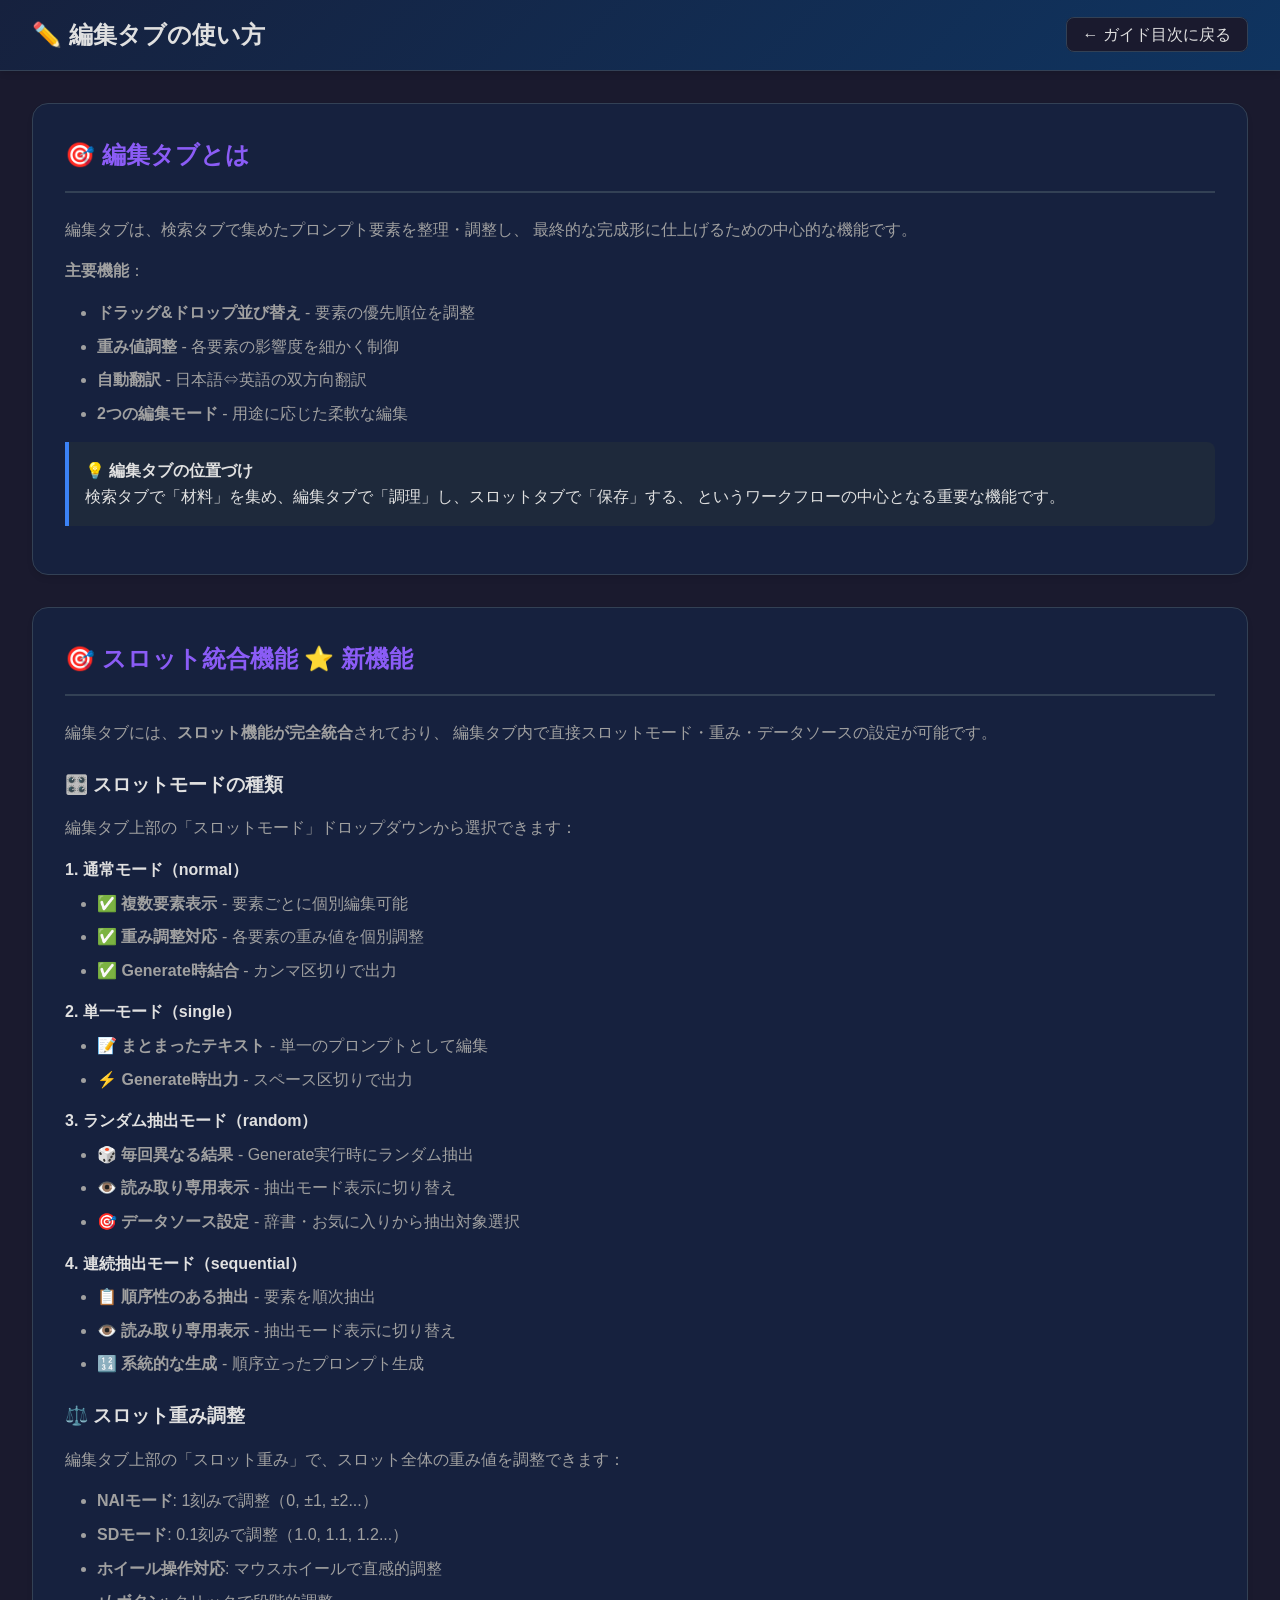
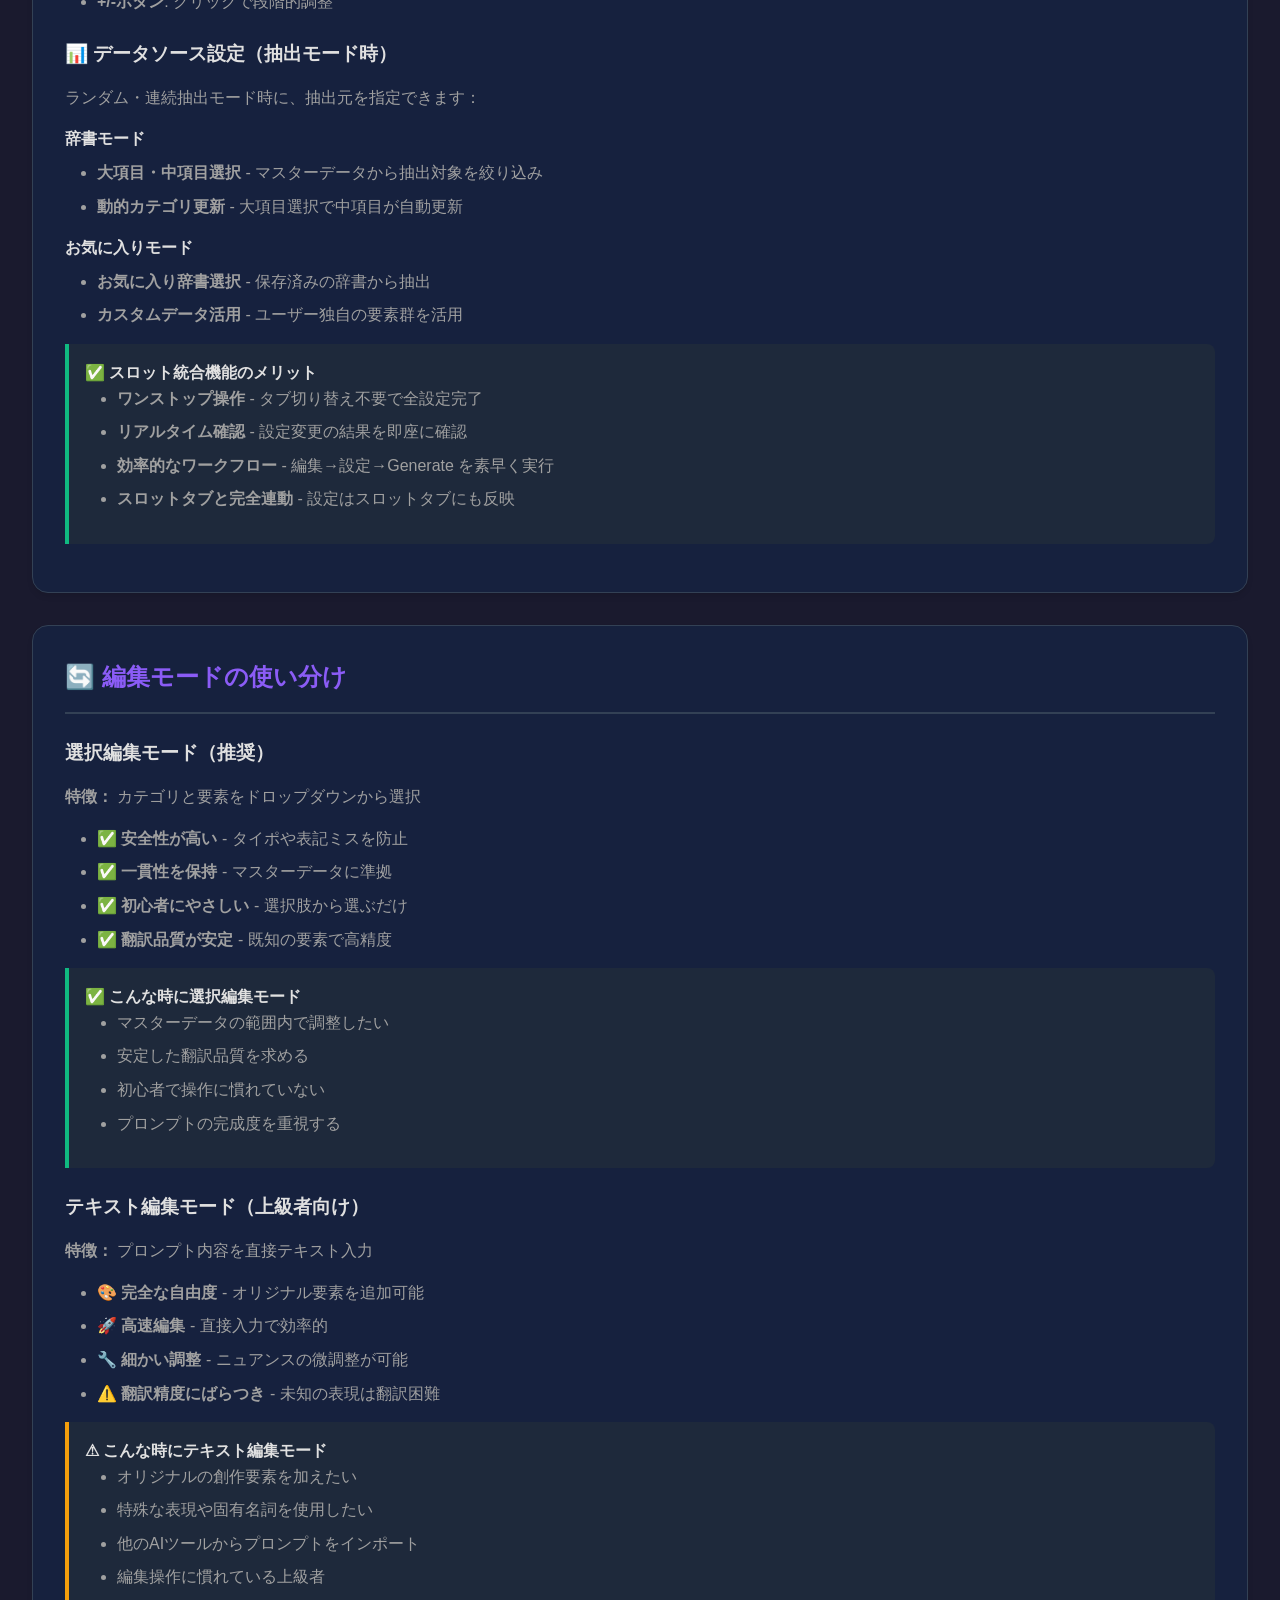
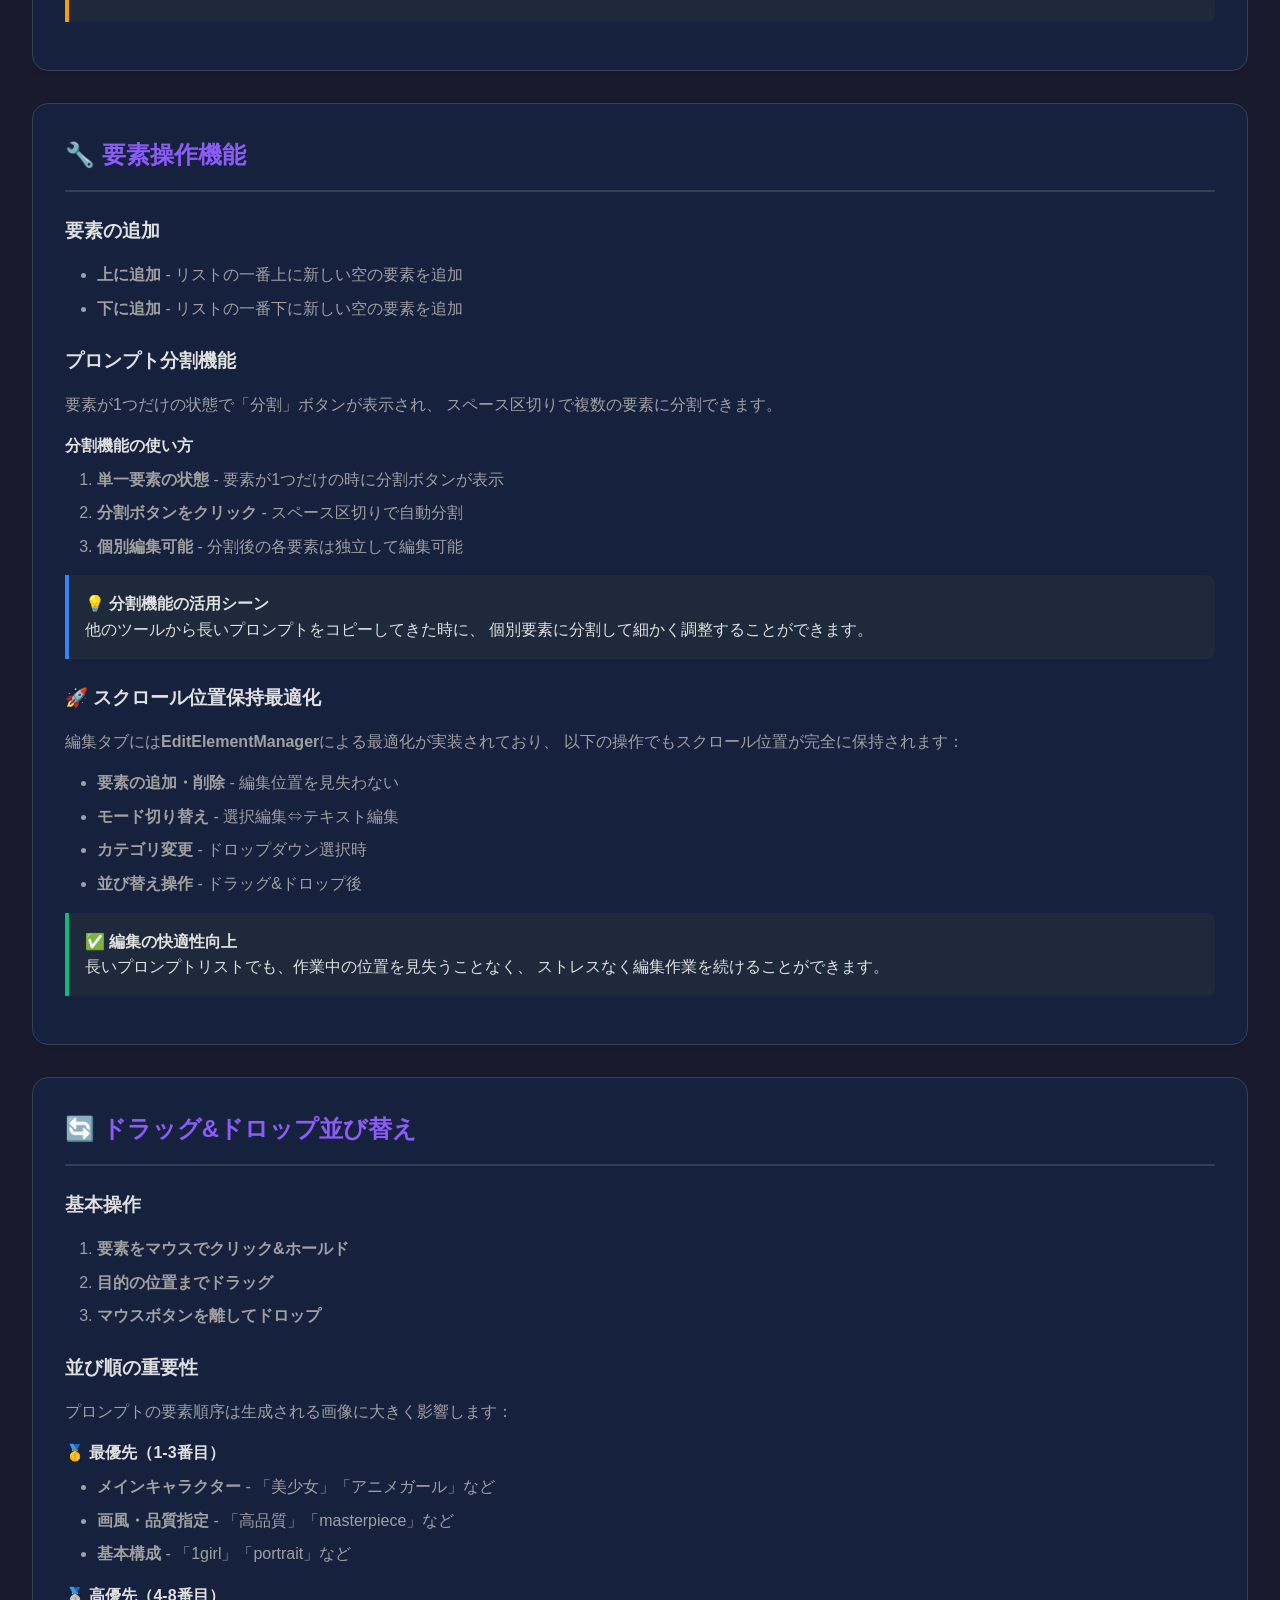
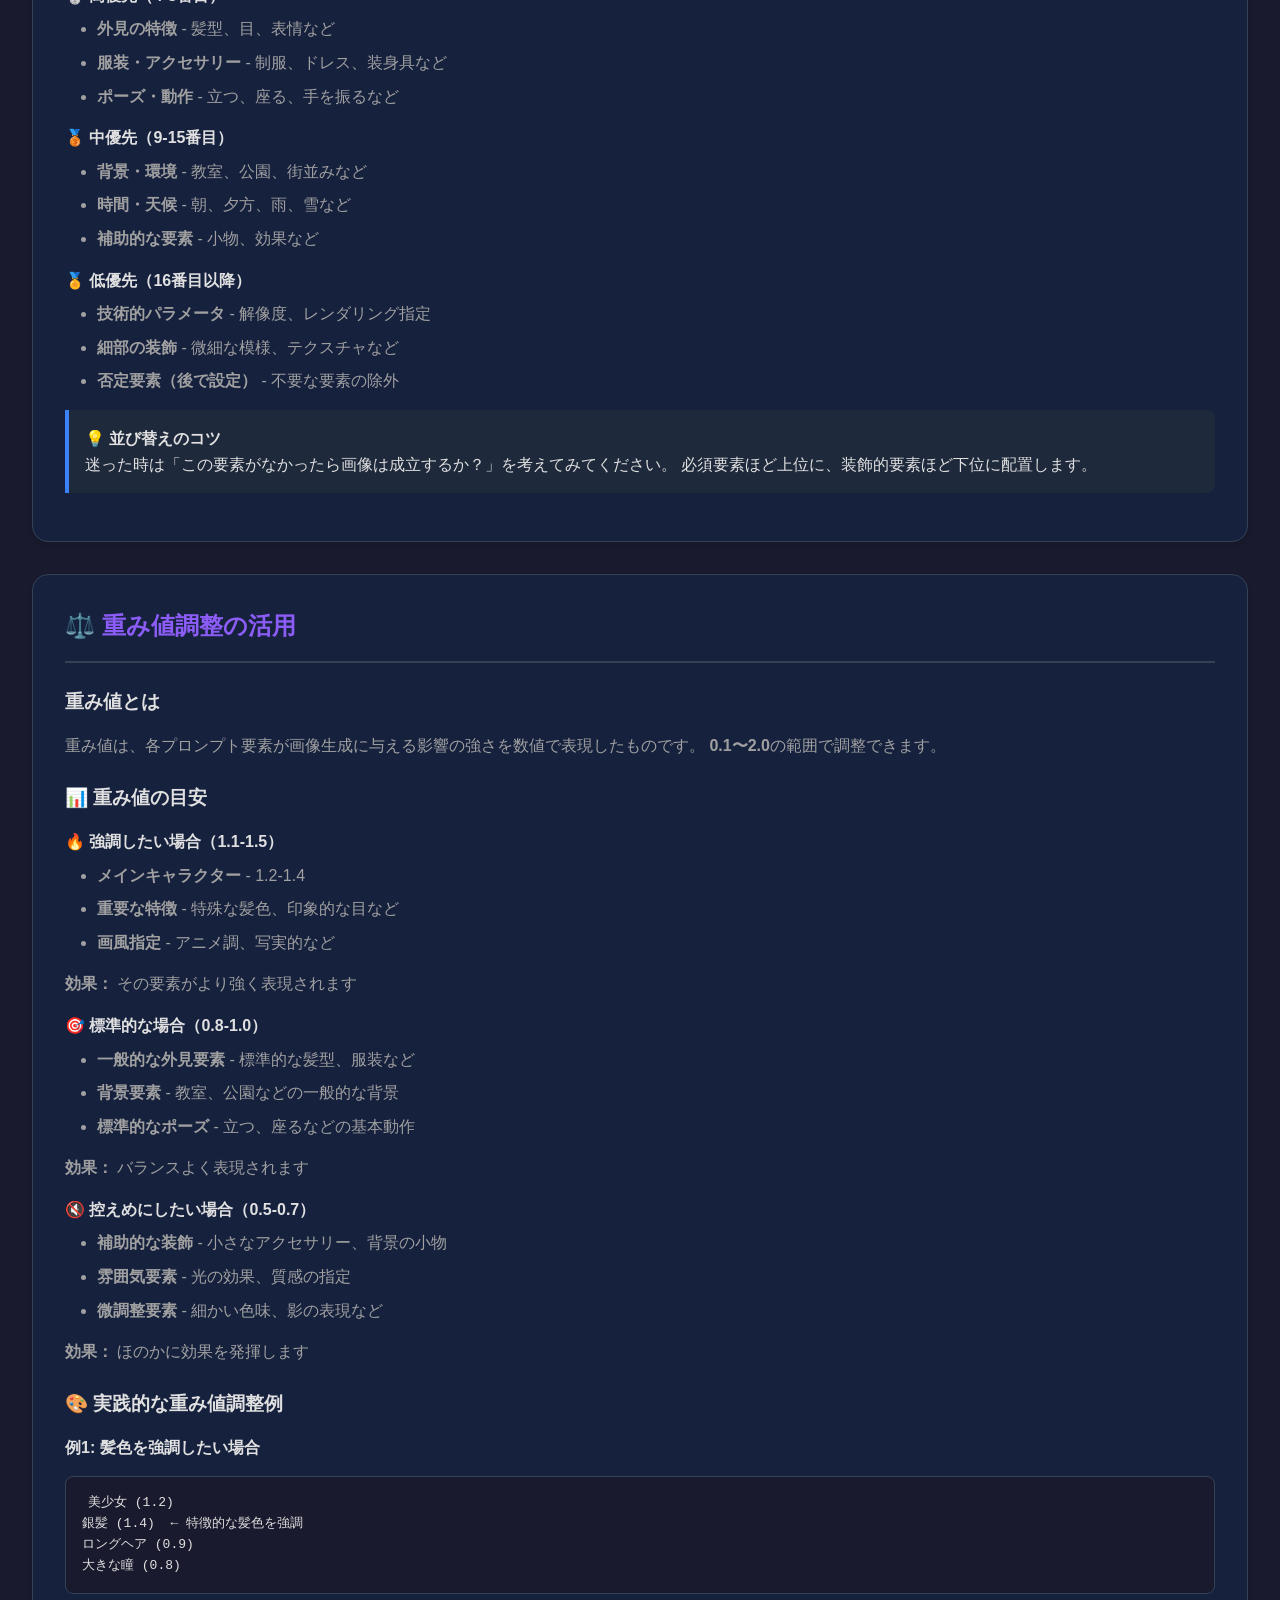
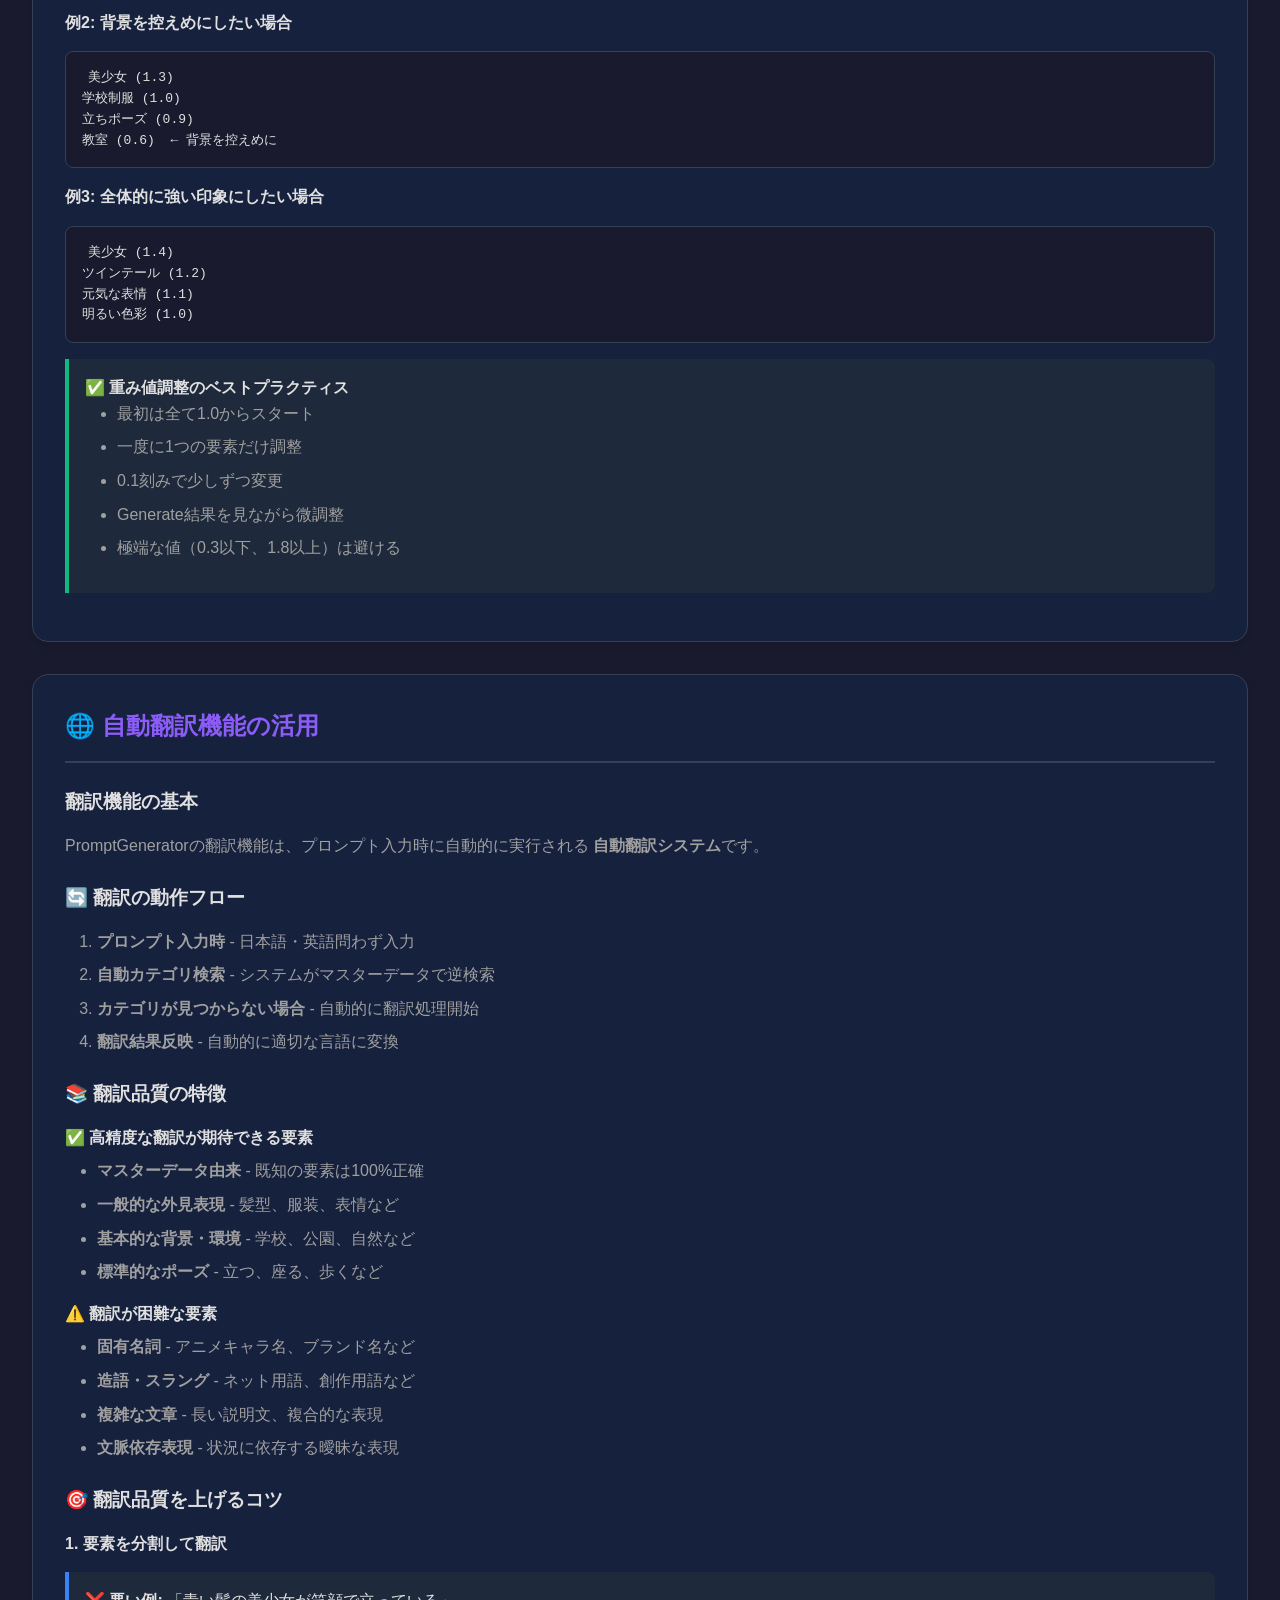
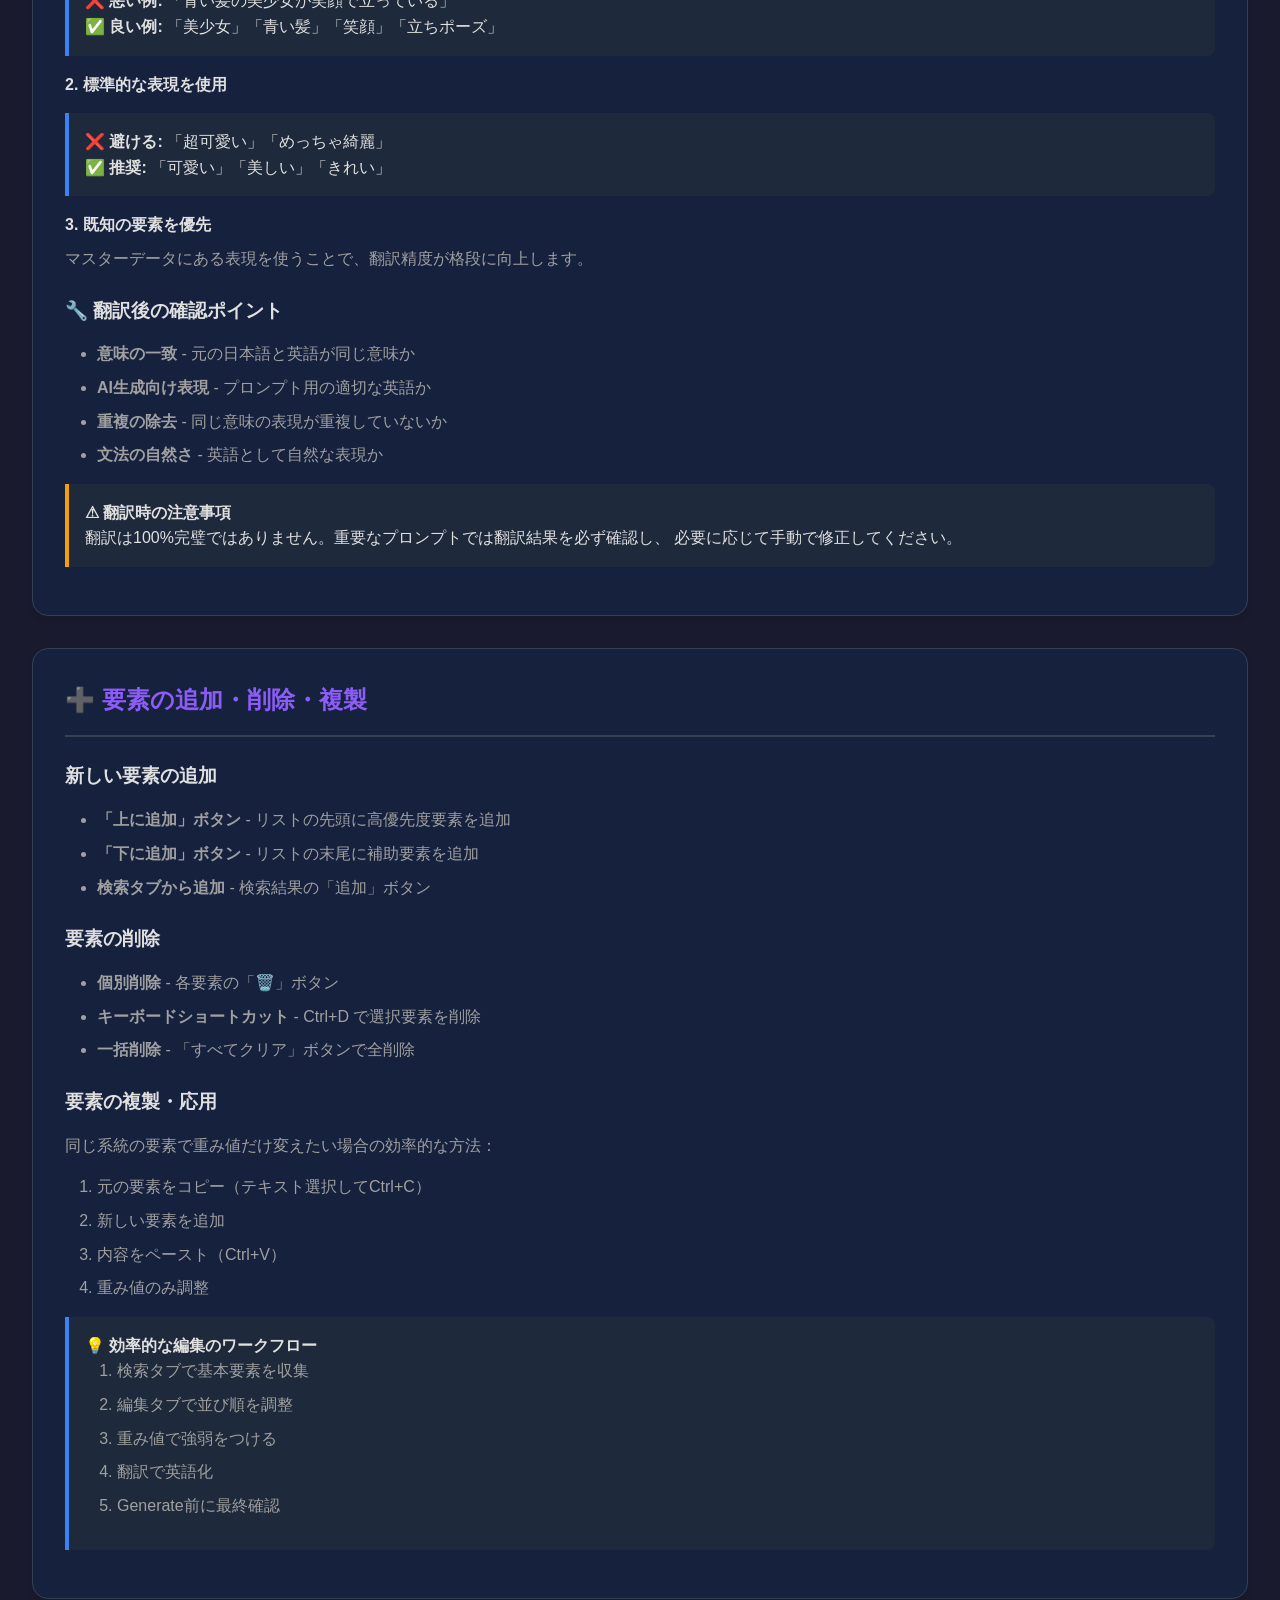
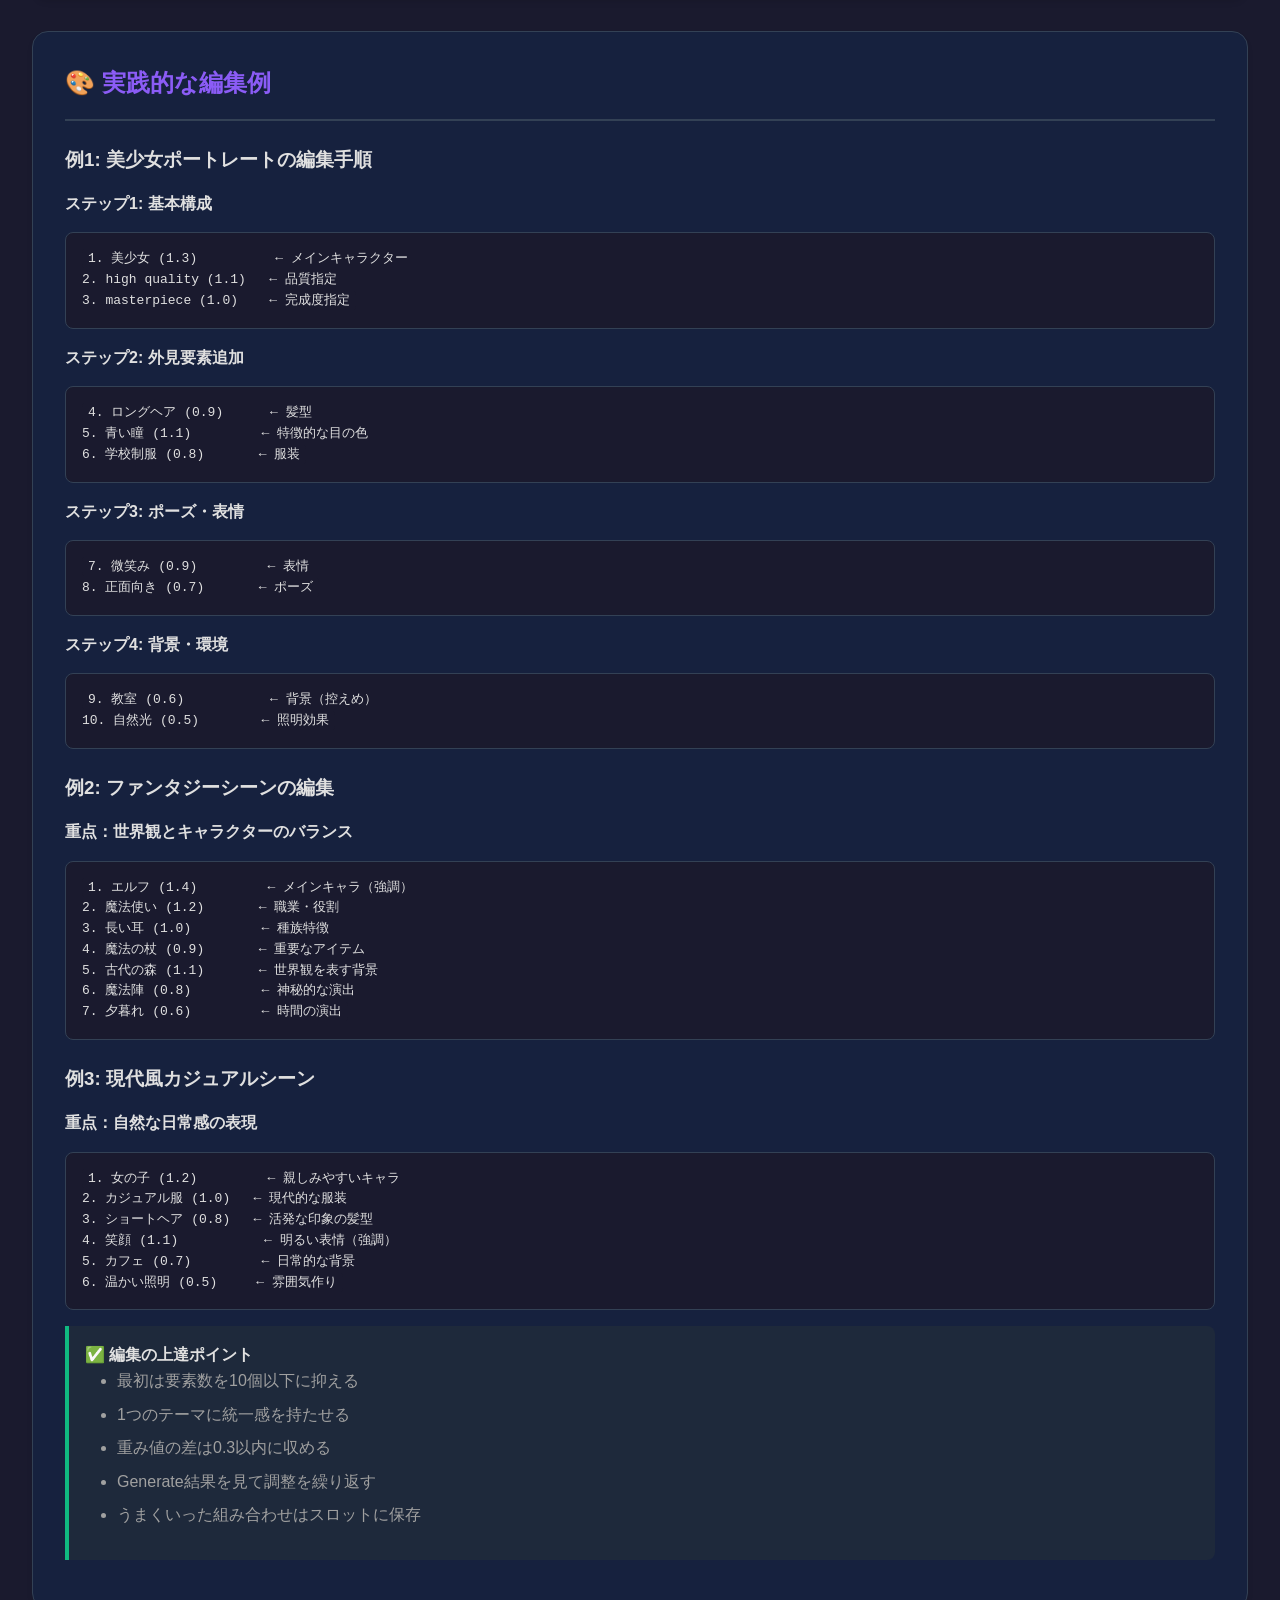
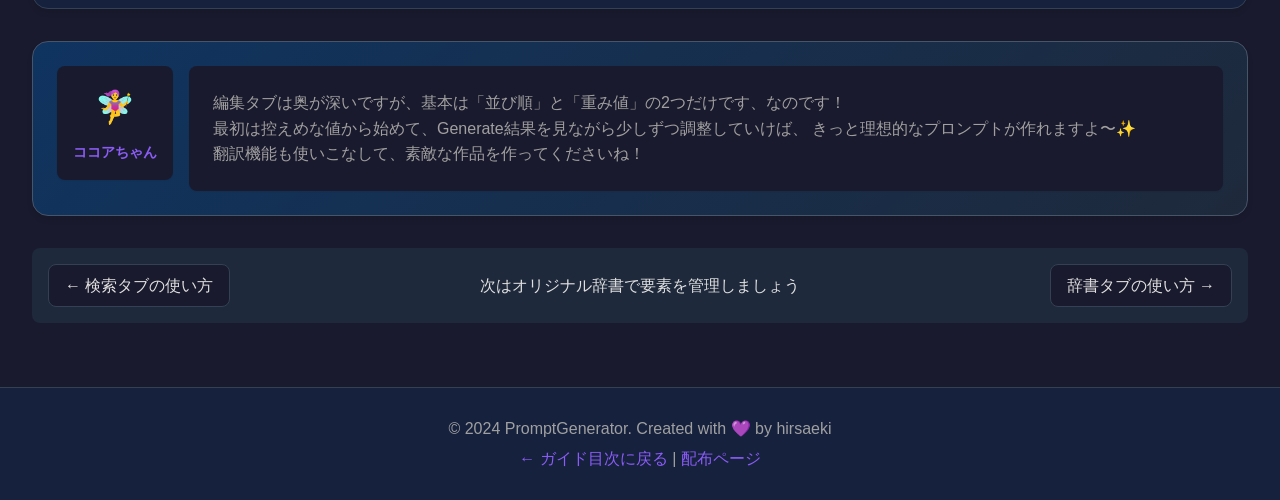
<file: tutorial/edit.html>
<!DOCTYPE html>
<html lang="ja">
<head>
    <meta charset="UTF-8">
    <meta name="viewport" content="width=device-width, initial-scale=1.0">
    <title>編集タブの使い方 - PromptGenerator</title>
    <link rel="stylesheet" href="style.css">
    <link rel="icon" type="image/png" href="https://raw.githubusercontent.com/hirsaeki/PromptGenerator-for-NovelAI/main/PromptGeneratorPlus/assets/icon/Icon128.png">
</head>
<body>
    <header>
        <nav>
            <div class="nav-container">
                <div class="nav-left">
                    <h1>✏️ 編集タブの使い方</h1>
                </div>
                <div class="nav-right">
                    <a href="index.html" class="nav-link">← ガイド目次に戻る</a>
                </div>
            </div>
        </nav>
    </header>

    <main>
        <div class="tutorial-wrapper">
            <!-- 概要 -->
            <section class="content-section">
                <h2>🎯 編集タブとは</h2>
                <p>
                    編集タブは、検索タブで集めたプロンプト要素を整理・調整し、
                    最終的な完成形に仕上げるための中心的な機能です。
                </p>
                <p>
                    <strong>主要機能</strong>：
                </p>
                <ul>
                    <li><strong>ドラッグ&ドロップ並び替え</strong> - 要素の優先順位を調整</li>
                    <li><strong>重み値調整</strong> - 各要素の影響度を細かく制御</li>
                    <li><strong>自動翻訳</strong> - 日本語⇔英語の双方向翻訳</li>
                    <li><strong>2つの編集モード</strong> - 用途に応じた柔軟な編集</li>
                </ul>

                <div class="tip-box">
                    <strong>💡 編集タブの位置づけ</strong><br>
                    検索タブで「材料」を集め、編集タブで「調理」し、スロットタブで「保存」する、
                    というワークフローの中心となる重要な機能です。
                </div>
            </section>

            <!-- スロット統合機能 -->
            <section class="content-section">
                <h2>🎯 スロット統合機能 ⭐ 新機能</h2>
                <p>
                    編集タブには、<strong>スロット機能が完全統合</strong>されており、
                    編集タブ内で直接スロットモード・重み・データソースの設定が可能です。
                </p>
                
                <h3>🎛️ スロットモードの種類</h3>
                <p>編集タブ上部の「スロットモード」ドロップダウンから選択できます：</p>
                
                <h4>1. 通常モード（normal）</h4>
                <ul>
                    <li>✅ <strong>複数要素表示</strong> - 要素ごとに個別編集可能</li>
                    <li>✅ <strong>重み調整対応</strong> - 各要素の重み値を個別調整</li>
                    <li>✅ <strong>Generate時結合</strong> - カンマ区切りで出力</li>
                </ul>
                
                <h4>2. 単一モード（single）</h4>
                <ul>
                    <li>📝 <strong>まとまったテキスト</strong> - 単一のプロンプトとして編集</li>
                    <li>⚡ <strong>Generate時出力</strong> - スペース区切りで出力</li>
                </ul>
                
                <h4>3. ランダム抽出モード（random）</h4>
                <ul>
                    <li>🎲 <strong>毎回異なる結果</strong> - Generate実行時にランダム抽出</li>
                    <li>👁️ <strong>読み取り専用表示</strong> - 抽出モード表示に切り替え</li>
                    <li>🎯 <strong>データソース設定</strong> - 辞書・お気に入りから抽出対象選択</li>
                </ul>
                
                <h4>4. 連続抽出モード（sequential）</h4>
                <ul>
                    <li>📋 <strong>順序性のある抽出</strong> - 要素を順次抽出</li>
                    <li>👁️ <strong>読み取り専用表示</strong> - 抽出モード表示に切り替え</li>
                    <li>🔢 <strong>系統的な生成</strong> - 順序立ったプロンプト生成</li>
                </ul>

                <h3>⚖️ スロット重み調整</h3>
                <p>編集タブ上部の「スロット重み」で、スロット全体の重み値を調整できます：</p>
                <ul>
                    <li><strong>NAIモード</strong>: 1刻みで調整（0, ±1, ±2...）</li>
                    <li><strong>SDモード</strong>: 0.1刻みで調整（1.0, 1.1, 1.2...）</li>
                    <li><strong>ホイール操作対応</strong>: マウスホイールで直感的調整</li>
                    <li><strong>+/-ボタン</strong>: クリックで段階的調整</li>
                </ul>

                <h3>📊 データソース設定（抽出モード時）</h3>
                <p>ランダム・連続抽出モード時に、抽出元を指定できます：</p>
                
                <h4>辞書モード</h4>
                <ul>
                    <li><strong>大項目・中項目選択</strong> - マスターデータから抽出対象を絞り込み</li>
                    <li><strong>動的カテゴリ更新</strong> - 大項目選択で中項目が自動更新</li>
                </ul>
                
                <h4>お気に入りモード</h4>
                <ul>
                    <li><strong>お気に入り辞書選択</strong> - 保存済みの辞書から抽出</li>
                    <li><strong>カスタムデータ活用</strong> - ユーザー独自の要素群を活用</li>
                </ul>

                <div class="tip-box success">
                    <strong>✅ スロット統合機能のメリット</strong>
                    <ul>
                        <li><strong>ワンストップ操作</strong> - タブ切り替え不要で全設定完了</li>
                        <li><strong>リアルタイム確認</strong> - 設定変更の結果を即座に確認</li>
                        <li><strong>効率的なワークフロー</strong> - 編集→設定→Generate を素早く実行</li>
                        <li><strong>スロットタブと完全連動</strong> - 設定はスロットタブにも反映</li>
                    </ul>
                </div>
            </section>

            <!-- 編集モードの使い分け -->
            <section class="content-section">
                <h2>🔄 編集モードの使い分け</h2>
                
                <h3>選択編集モード（推奨）</h3>
                <p><strong>特徴：</strong> カテゴリと要素をドロップダウンから選択</p>
                <ul>
                    <li>✅ <strong>安全性が高い</strong> - タイポや表記ミスを防止</li>
                    <li>✅ <strong>一貫性を保持</strong> - マスターデータに準拠</li>
                    <li>✅ <strong>初心者にやさしい</strong> - 選択肢から選ぶだけ</li>
                    <li>✅ <strong>翻訳品質が安定</strong> - 既知の要素で高精度</li>
                </ul>
                
                <div class="tip-box success">
                    <strong>✅ こんな時に選択編集モード</strong>
                    <ul>
                        <li>マスターデータの範囲内で調整したい</li>
                        <li>安定した翻訳品質を求める</li>
                        <li>初心者で操作に慣れていない</li>
                        <li>プロンプトの完成度を重視する</li>
                    </ul>
                </div>

                <h3>テキスト編集モード（上級者向け）</h3>
                <p><strong>特徴：</strong> プロンプト内容を直接テキスト入力</p>
                <ul>
                    <li>🎨 <strong>完全な自由度</strong> - オリジナル要素を追加可能</li>
                    <li>🚀 <strong>高速編集</strong> - 直接入力で効率的</li>
                    <li>🔧 <strong>細かい調整</strong> - ニュアンスの微調整が可能</li>
                    <li>⚠️ <strong>翻訳精度にばらつき</strong> - 未知の表現は翻訳困難</li>
                </ul>

                <div class="tip-box warning">
                    <strong>⚠ こんな時にテキスト編集モード</strong>
                    <ul>
                        <li>オリジナルの創作要素を加えたい</li>
                        <li>特殊な表現や固有名詞を使用したい</li>
                        <li>他のAIツールからプロンプトをインポート</li>
                        <li>編集操作に慣れている上級者</li>
                    </ul>
                </div>
            </section>

            <!-- 要素操作機能 -->
            <section class="content-section">
                <h2>🔧 要素操作機能</h2>
                
                <h3>要素の追加</h3>
                <ul>
                    <li><strong>上に追加</strong> - リストの一番上に新しい空の要素を追加</li>
                    <li><strong>下に追加</strong> - リストの一番下に新しい空の要素を追加</li>
                </ul>
                
                <h3>プロンプト分割機能</h3>
                <p>
                    要素が1つだけの状態で「分割」ボタンが表示され、
                    スペース区切りで複数の要素に分割できます。
                </p>
                
                <h4>分割機能の使い方</h4>
                <ol>
                    <li><strong>単一要素の状態</strong> - 要素が1つだけの時に分割ボタンが表示</li>
                    <li><strong>分割ボタンをクリック</strong> - スペース区切りで自動分割</li>
                    <li><strong>個別編集可能</strong> - 分割後の各要素は独立して編集可能</li>
                </ol>
                
                <div class="tip-box">
                    <strong>💡 分割機能の活用シーン</strong><br>
                    他のツールから長いプロンプトをコピーしてきた時に、
                    個別要素に分割して細かく調整することができます。
                </div>
                
                <h3>🚀 スクロール位置保持最適化</h3>
                <p>
                    編集タブには<strong>EditElementManager</strong>による最適化が実装されており、
                    以下の操作でもスクロール位置が完全に保持されます：
                </p>
                <ul>
                    <li><strong>要素の追加・削除</strong> - 編集位置を見失わない</li>
                    <li><strong>モード切り替え</strong> - 選択編集⇔テキスト編集</li>
                    <li><strong>カテゴリ変更</strong> - ドロップダウン選択時</li>
                    <li><strong>並び替え操作</strong> - ドラッグ&ドロップ後</li>
                </ul>
                
                <div class="tip-box success">
                    <strong>✅ 編集の快適性向上</strong><br>
                    長いプロンプトリストでも、作業中の位置を見失うことなく、
                    ストレスなく編集作業を続けることができます。
                </div>
            </section>

            <!-- ドラッグ&ドロップ並び替え -->
            <section class="content-section">
                <h2>🔄 ドラッグ&ドロップ並び替え</h2>

                <h3>基本操作</h3>
                <ol>
                    <li><strong>要素をマウスでクリック&ホールド</strong></li>
                    <li><strong>目的の位置までドラッグ</strong></li>
                    <li><strong>マウスボタンを離してドロップ</strong></li>
                </ol>

                <h3>並び順の重要性</h3>
                <p>プロンプトの要素順序は生成される画像に大きく影響します：</p>
                
                <h4>🥇 最優先（1-3番目）</h4>
                <ul>
                    <li><strong>メインキャラクター</strong> - 「美少女」「アニメガール」など</li>
                    <li><strong>画風・品質指定</strong> - 「高品質」「masterpiece」など</li>
                    <li><strong>基本構成</strong> - 「1girl」「portrait」など</li>
                </ul>

                <h4>🥈 高優先（4-8番目）</h4>
                <ul>
                    <li><strong>外見の特徴</strong> - 髪型、目、表情など</li>
                    <li><strong>服装・アクセサリー</strong> - 制服、ドレス、装身具など</li>
                    <li><strong>ポーズ・動作</strong> - 立つ、座る、手を振るなど</li>
                </ul>

                <h4>🥉 中優先（9-15番目）</h4>
                <ul>
                    <li><strong>背景・環境</strong> - 教室、公園、街並みなど</li>
                    <li><strong>時間・天候</strong> - 朝、夕方、雨、雪など</li>
                    <li><strong>補助的な要素</strong> - 小物、効果など</li>
                </ul>

                <h4>🏅 低優先（16番目以降）</h4>
                <ul>
                    <li><strong>技術的パラメータ</strong> - 解像度、レンダリング指定</li>
                    <li><strong>細部の装飾</strong> - 微細な模様、テクスチャなど</li>
                    <li><strong>否定要素（後で設定）</strong> - 不要な要素の除外</li>
                </ul>

                <div class="tip-box">
                    <strong>💡 並び替えのコツ</strong><br>
                    迷った時は「この要素がなかったら画像は成立するか？」を考えてみてください。
                    必須要素ほど上位に、装飾的要素ほど下位に配置します。
                </div>
            </section>

            <!-- 重み値調整 -->
            <section class="content-section">
                <h2>⚖️ 重み値調整の活用</h2>

                <h3>重み値とは</h3>
                <p>
                    重み値は、各プロンプト要素が画像生成に与える影響の強さを数値で表現したものです。
                    <strong>0.1〜2.0</strong>の範囲で調整できます。
                </p>

                <h3>📊 重み値の目安</h3>
                
                <h4>🔥 強調したい場合（1.1-1.5）</h4>
                <ul>
                    <li><strong>メインキャラクター</strong> - 1.2-1.4</li>
                    <li><strong>重要な特徴</strong> - 特殊な髪色、印象的な目など</li>
                    <li><strong>画風指定</strong> - アニメ調、写実的など</li>
                </ul>
                <p><strong>効果：</strong> その要素がより強く表現されます</p>

                <h4>🎯 標準的な場合（0.8-1.0）</h4>
                <ul>
                    <li><strong>一般的な外見要素</strong> - 標準的な髪型、服装など</li>
                    <li><strong>背景要素</strong> - 教室、公園などの一般的な背景</li>
                    <li><strong>標準的なポーズ</strong> - 立つ、座るなどの基本動作</li>
                </ul>
                <p><strong>効果：</strong> バランスよく表現されます</p>

                <h4>🔇 控えめにしたい場合（0.5-0.7）</h4>
                <ul>
                    <li><strong>補助的な装飾</strong> - 小さなアクセサリー、背景の小物</li>
                    <li><strong>雰囲気要素</strong> - 光の効果、質感の指定</li>
                    <li><strong>微調整要素</strong> - 細かい色味、影の表現など</li>
                </ul>
                <p><strong>効果：</strong> ほのかに効果を発揮します</p>

                <h3>🎨 実践的な重み値調整例</h3>

                <h4>例1: 髪色を強調したい場合</h4>
                <pre><code>美少女 (1.2)
銀髪 (1.4)  ← 特徴的な髪色を強調
ロングヘア (0.9)
大きな瞳 (0.8)</code></pre>

                <h4>例2: 背景を控えめにしたい場合</h4>
                <pre><code>美少女 (1.3)
学校制服 (1.0)
立ちポーズ (0.9)
教室 (0.6)  ← 背景を控えめに</code></pre>

                <h4>例3: 全体的に強い印象にしたい場合</h4>
                <pre><code>美少女 (1.4)
ツインテール (1.2)
元気な表情 (1.1)
明るい色彩 (1.0)</code></pre>

                <div class="tip-box success">
                    <strong>✅ 重み値調整のベストプラクティス</strong>
                    <ul>
                        <li>最初は全て1.0からスタート</li>
                        <li>一度に1つの要素だけ調整</li>
                        <li>0.1刻みで少しずつ変更</li>
                        <li>Generate結果を見ながら微調整</li>
                        <li>極端な値（0.3以下、1.8以上）は避ける</li>
                    </ul>
                </div>
            </section>

            <!-- 翻訳機能 -->
            <section class="content-section">
                <h2>🌐 自動翻訳機能の活用</h2>

                <h3>翻訳機能の基本</h3>
                <p>
                    PromptGeneratorの翻訳機能は、プロンプト入力時に自動的に実行される
                    <strong>自動翻訳システム</strong>です。
                </p>

                <h3>🔄 翻訳の動作フロー</h3>
                <ol>
                    <li><strong>プロンプト入力時</strong> - 日本語・英語問わず入力</li>
                    <li><strong>自動カテゴリ検索</strong> - システムがマスターデータで逆検索</li>
                    <li><strong>カテゴリが見つからない場合</strong> - 自動的に翻訳処理開始</li>
                    <li><strong>翻訳結果反映</strong> - 自動的に適切な言語に変換</li>
                </ol>

                <h3>📚 翻訳品質の特徴</h3>

                <h4>✅ 高精度な翻訳が期待できる要素</h4>
                <ul>
                    <li><strong>マスターデータ由来</strong> - 既知の要素は100%正確</li>
                    <li><strong>一般的な外見表現</strong> - 髪型、服装、表情など</li>
                    <li><strong>基本的な背景・環境</strong> - 学校、公園、自然など</li>
                    <li><strong>標準的なポーズ</strong> - 立つ、座る、歩くなど</li>
                </ul>

                <h4>⚠️ 翻訳が困難な要素</h4>
                <ul>
                    <li><strong>固有名詞</strong> - アニメキャラ名、ブランド名など</li>
                    <li><strong>造語・スラング</strong> - ネット用語、創作用語など</li>
                    <li><strong>複雑な文章</strong> - 長い説明文、複合的な表現</li>
                    <li><strong>文脈依存表現</strong> - 状況に依存する曖昧な表現</li>
                </ul>

                <h3>🎯 翻訳品質を上げるコツ</h3>

                <h4>1. 要素を分割して翻訳</h4>
                <div class="tip-box">
                    <strong>❌ 悪い例:</strong> 「青い髪の美少女が笑顔で立っている」<br>
                    <strong>✅ 良い例:</strong> 「美少女」「青い髪」「笑顔」「立ちポーズ」
                </div>

                <h4>2. 標準的な表現を使用</h4>
                <div class="tip-box">
                    <strong>❌ 避ける:</strong> 「超可愛い」「めっちゃ綺麗」<br>
                    <strong>✅ 推奨:</strong> 「可愛い」「美しい」「きれい」
                </div>

                <h4>3. 既知の要素を優先</h4>
                <p>マスターデータにある表現を使うことで、翻訳精度が格段に向上します。</p>

                <h3>🔧 翻訳後の確認ポイント</h3>
                <ul>
                    <li><strong>意味の一致</strong> - 元の日本語と英語が同じ意味か</li>
                    <li><strong>AI生成向け表現</strong> - プロンプト用の適切な英語か</li>
                    <li><strong>重複の除去</strong> - 同じ意味の表現が重複していないか</li>
                    <li><strong>文法の自然さ</strong> - 英語として自然な表現か</li>
                </ul>

                <div class="tip-box warning">
                    <strong>⚠ 翻訳時の注意事項</strong><br>
                    翻訳は100%完璧ではありません。重要なプロンプトでは翻訳結果を必ず確認し、
                    必要に応じて手動で修正してください。
                </div>
            </section>

            <!-- 要素の追加・削除 -->
            <section class="content-section">
                <h2>➕ 要素の追加・削除・複製</h2>

                <h3>新しい要素の追加</h3>
                <ul>
                    <li><strong>「上に追加」ボタン</strong> - リストの先頭に高優先度要素を追加</li>
                    <li><strong>「下に追加」ボタン</strong> - リストの末尾に補助要素を追加</li>
                    <li><strong>検索タブから追加</strong> - 検索結果の「追加」ボタン</li>
                </ul>

                <h3>要素の削除</h3>
                <ul>
                    <li><strong>個別削除</strong> - 各要素の「🗑️」ボタン</li>
                    <li><strong>キーボードショートカット</strong> - Ctrl+D で選択要素を削除</li>
                    <li><strong>一括削除</strong> - 「すべてクリア」ボタンで全削除</li>
                </ul>

                <h3>要素の複製・応用</h3>
                <p>同じ系統の要素で重み値だけ変えたい場合の効率的な方法：</p>
                <ol>
                    <li>元の要素をコピー（テキスト選択してCtrl+C）</li>
                    <li>新しい要素を追加</li>
                    <li>内容をペースト（Ctrl+V）</li>
                    <li>重み値のみ調整</li>
                </ol>

                <div class="tip-box">
                    <strong>💡 効率的な編集のワークフロー</strong>
                    <ol>
                        <li>検索タブで基本要素を収集</li>
                        <li>編集タブで並び順を調整</li>
                        <li>重み値で強弱をつける</li>
                        <li>翻訳で英語化</li>
                        <li>Generate前に最終確認</li>
                    </ol>
                </div>
            </section>

            <!-- 実践的な編集例 -->
            <section class="content-section">
                <h2>🎨 実践的な編集例</h2>

                <h3>例1: 美少女ポートレートの編集手順</h3>
                
                <h4>ステップ1: 基本構成</h4>
                <pre><code>1. 美少女 (1.3)          ← メインキャラクター
2. high quality (1.1)   ← 品質指定
3. masterpiece (1.0)    ← 完成度指定</code></pre>

                <h4>ステップ2: 外見要素追加</h4>
                <pre><code>4. ロングヘア (0.9)      ← 髪型
5. 青い瞳 (1.1)         ← 特徴的な目の色
6. 学校制服 (0.8)       ← 服装</code></pre>

                <h4>ステップ3: ポーズ・表情</h4>
                <pre><code>7. 微笑み (0.9)         ← 表情
8. 正面向き (0.7)       ← ポーズ</code></pre>

                <h4>ステップ4: 背景・環境</h4>
                <pre><code>9. 教室 (0.6)           ← 背景（控えめ）
10. 自然光 (0.5)        ← 照明効果</code></pre>

                <h3>例2: ファンタジーシーンの編集</h3>
                
                <h4>重点：世界観とキャラクターのバランス</h4>
                <pre><code>1. エルフ (1.4)         ← メインキャラ（強調）
2. 魔法使い (1.2)       ← 職業・役割
3. 長い耳 (1.0)         ← 種族特徴
4. 魔法の杖 (0.9)       ← 重要なアイテム
5. 古代の森 (1.1)       ← 世界観を表す背景
6. 魔法陣 (0.8)         ← 神秘的な演出
7. 夕暮れ (0.6)         ← 時間の演出</code></pre>

                <h3>例3: 現代風カジュアルシーン</h3>
                
                <h4>重点：自然な日常感の表現</h4>
                <pre><code>1. 女の子 (1.2)         ← 親しみやすいキャラ
2. カジュアル服 (1.0)   ← 現代的な服装
3. ショートヘア (0.8)   ← 活発な印象の髪型
4. 笑顔 (1.1)           ← 明るい表情（強調）
5. カフェ (0.7)         ← 日常的な背景
6. 温かい照明 (0.5)     ← 雰囲気作り</code></pre>

                <div class="tip-box success">
                    <strong>✅ 編集の上達ポイント</strong>
                    <ul>
                        <li>最初は要素数を10個以下に抑える</li>
                        <li>1つのテーマに統一感を持たせる</li>
                        <li>重み値の差は0.3以内に収める</li>
                        <li>Generate結果を見て調整を繰り返す</li>
                        <li>うまくいった組み合わせはスロットに保存</li>
                    </ul>
                </div>
            </section>

            <!-- 妖精のアドバイス -->
            <section class="fairy-message">
                <div class="message-content">
                    <div class="fairy-character">
                        <span class="fairy-icon">🧚‍♀️</span>
                        <span class="fairy-name">ココアちゃん</span>
                    </div>
                    <div class="message-text">
                        <p>
                            編集タブは奥が深いですが、基本は「並び順」と「重み値」の2つだけです、なのです！<br>
                            最初は控えめな値から始めて、Generate結果を見ながら少しずつ調整していけば、
                            きっと理想的なプロンプトが作れますよ〜✨<br>
                            翻訳機能も使いこなして、素敵な作品を作ってくださいね！
                        </p>
                    </div>
                </div>
            </section>

            <!-- ページナビゲーション -->
            <nav class="page-nav">
                <a href="search.html" class="nav-btn">← 検索タブの使い方</a>
                <span>次はオリジナル辞書で要素を管理しましょう</span>
                <a href="dictionary.html" class="nav-btn">辞書タブの使い方 →</a>
            </nav>
        </div>
    </main>

    <footer>
        <div class="footer-container">
            <div class="footer-content">
                <p>© 2024 PromptGenerator. Created with 💜 by hirsaeki</p>
                <p><a href="index.html">← ガイド目次に戻る</a> | <a href="../index.html">配布ページ</a></p>
            </div>
        </div>
    </footer>
</body>
</html>
</file>
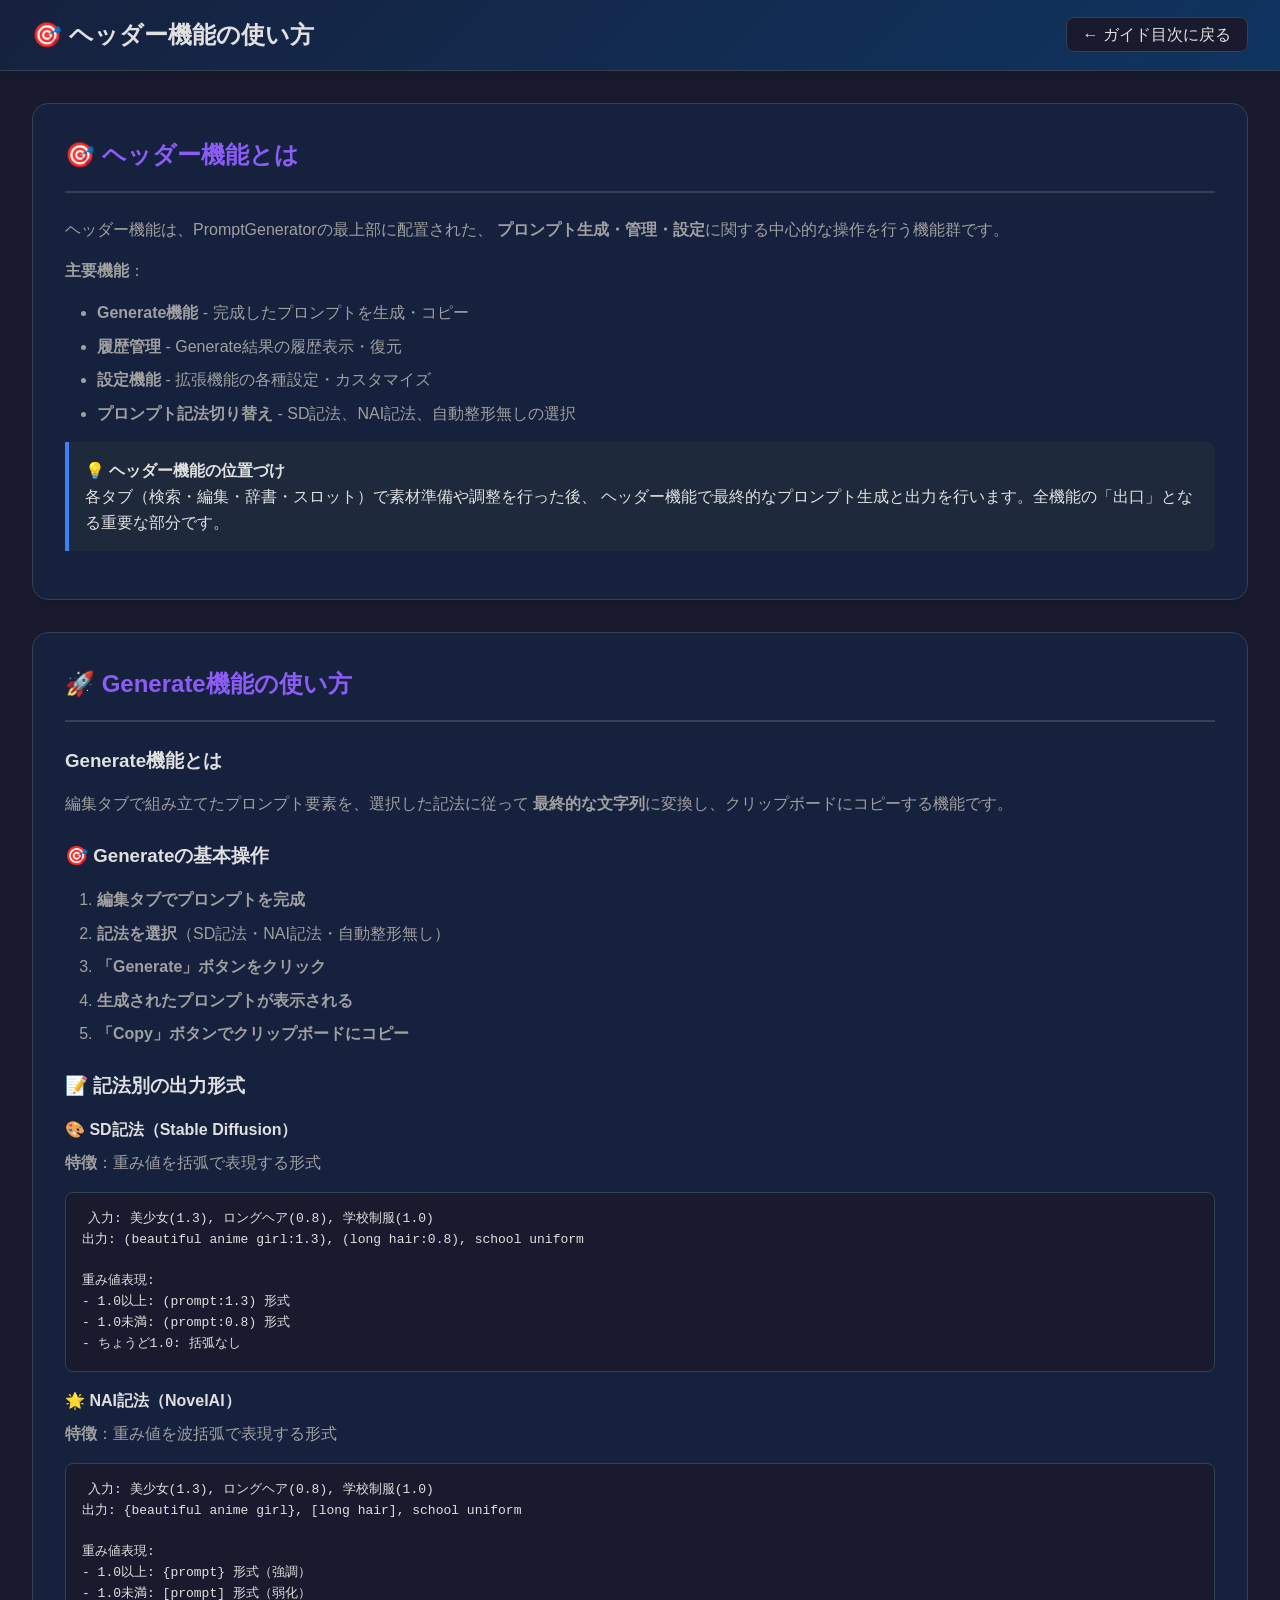
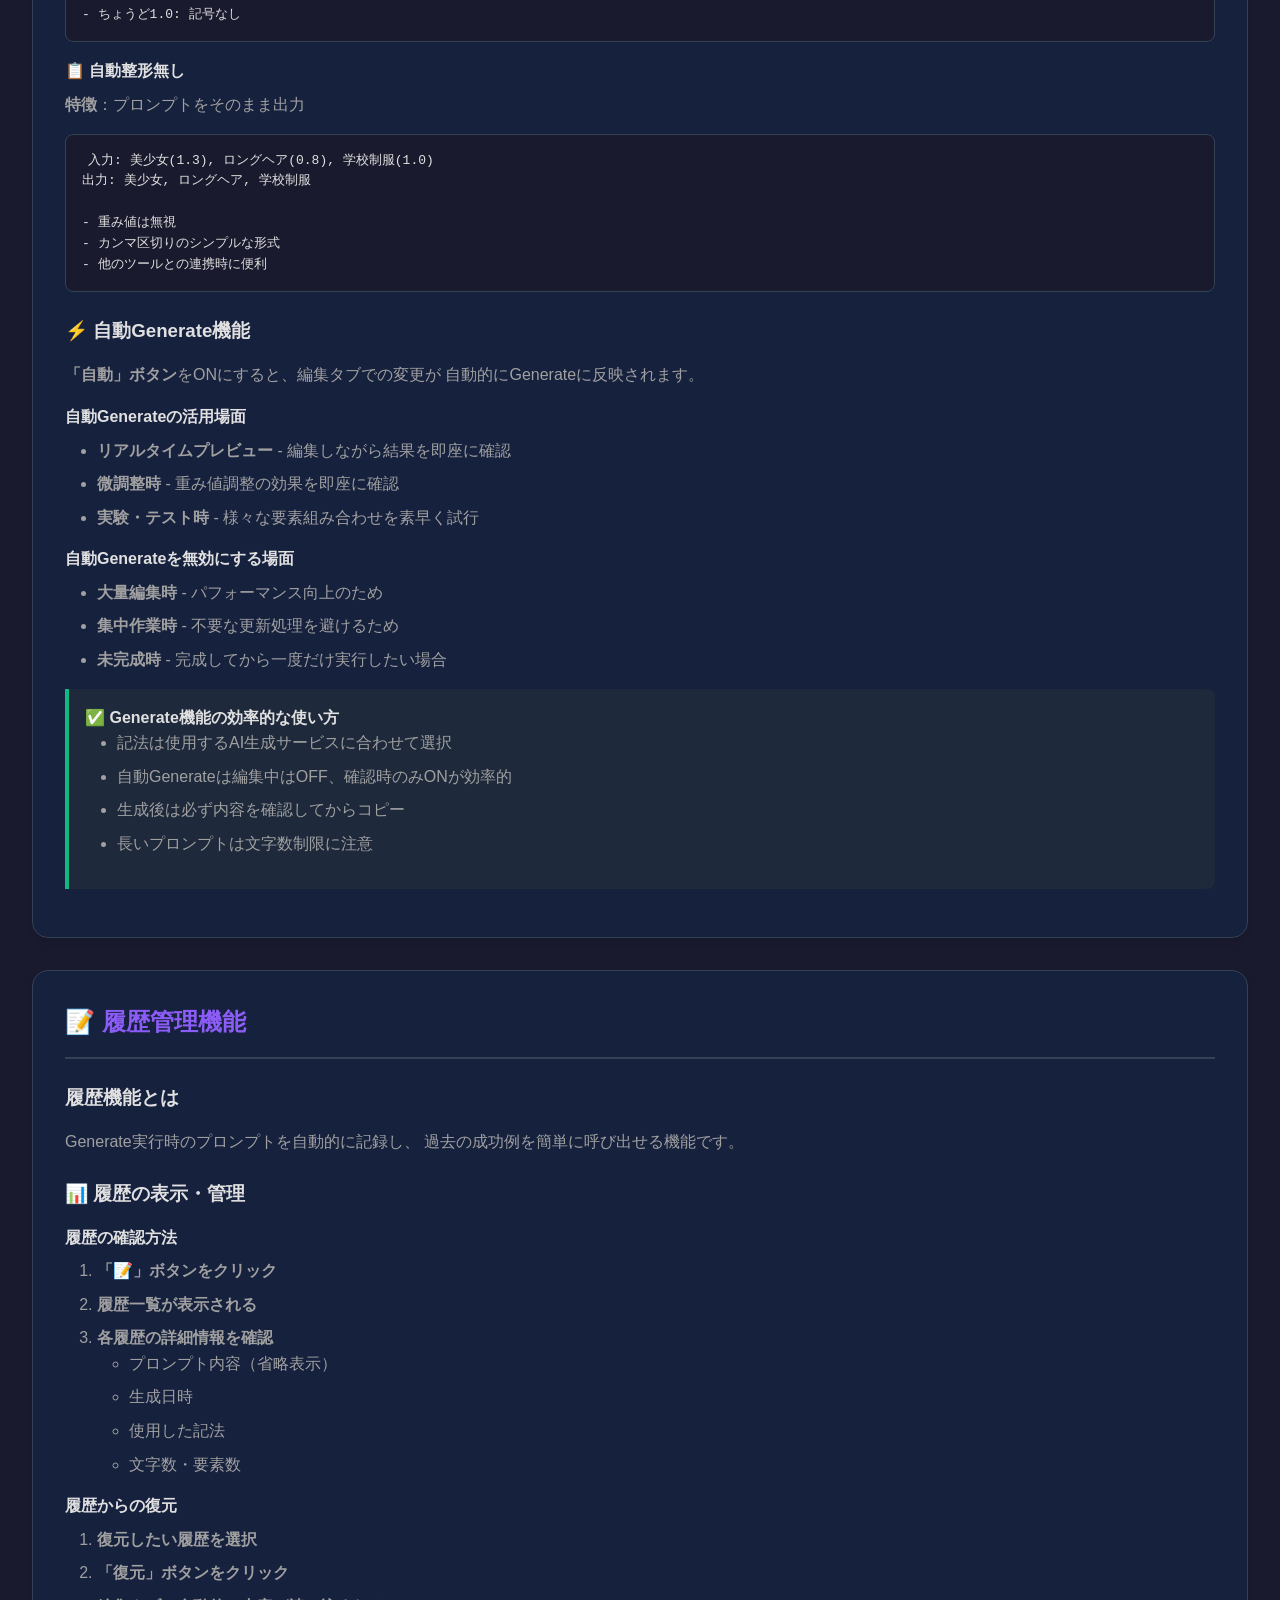
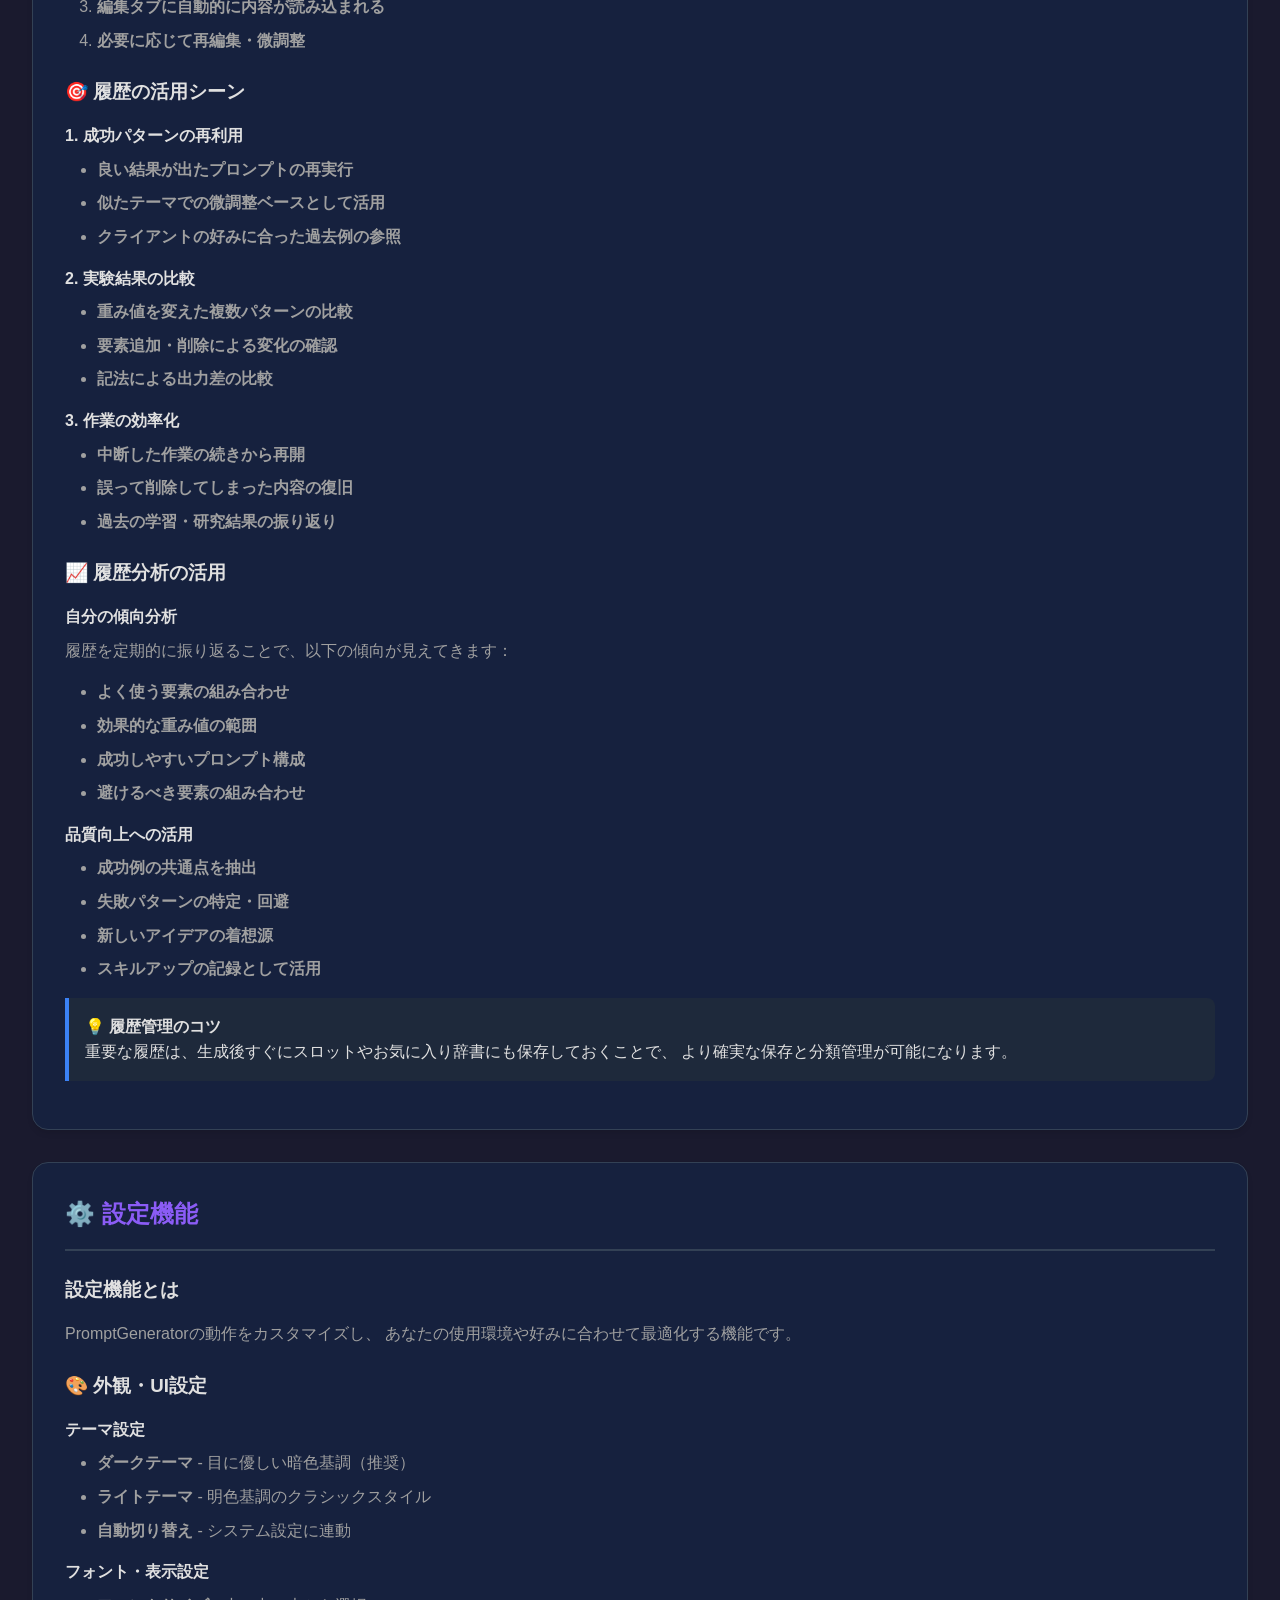
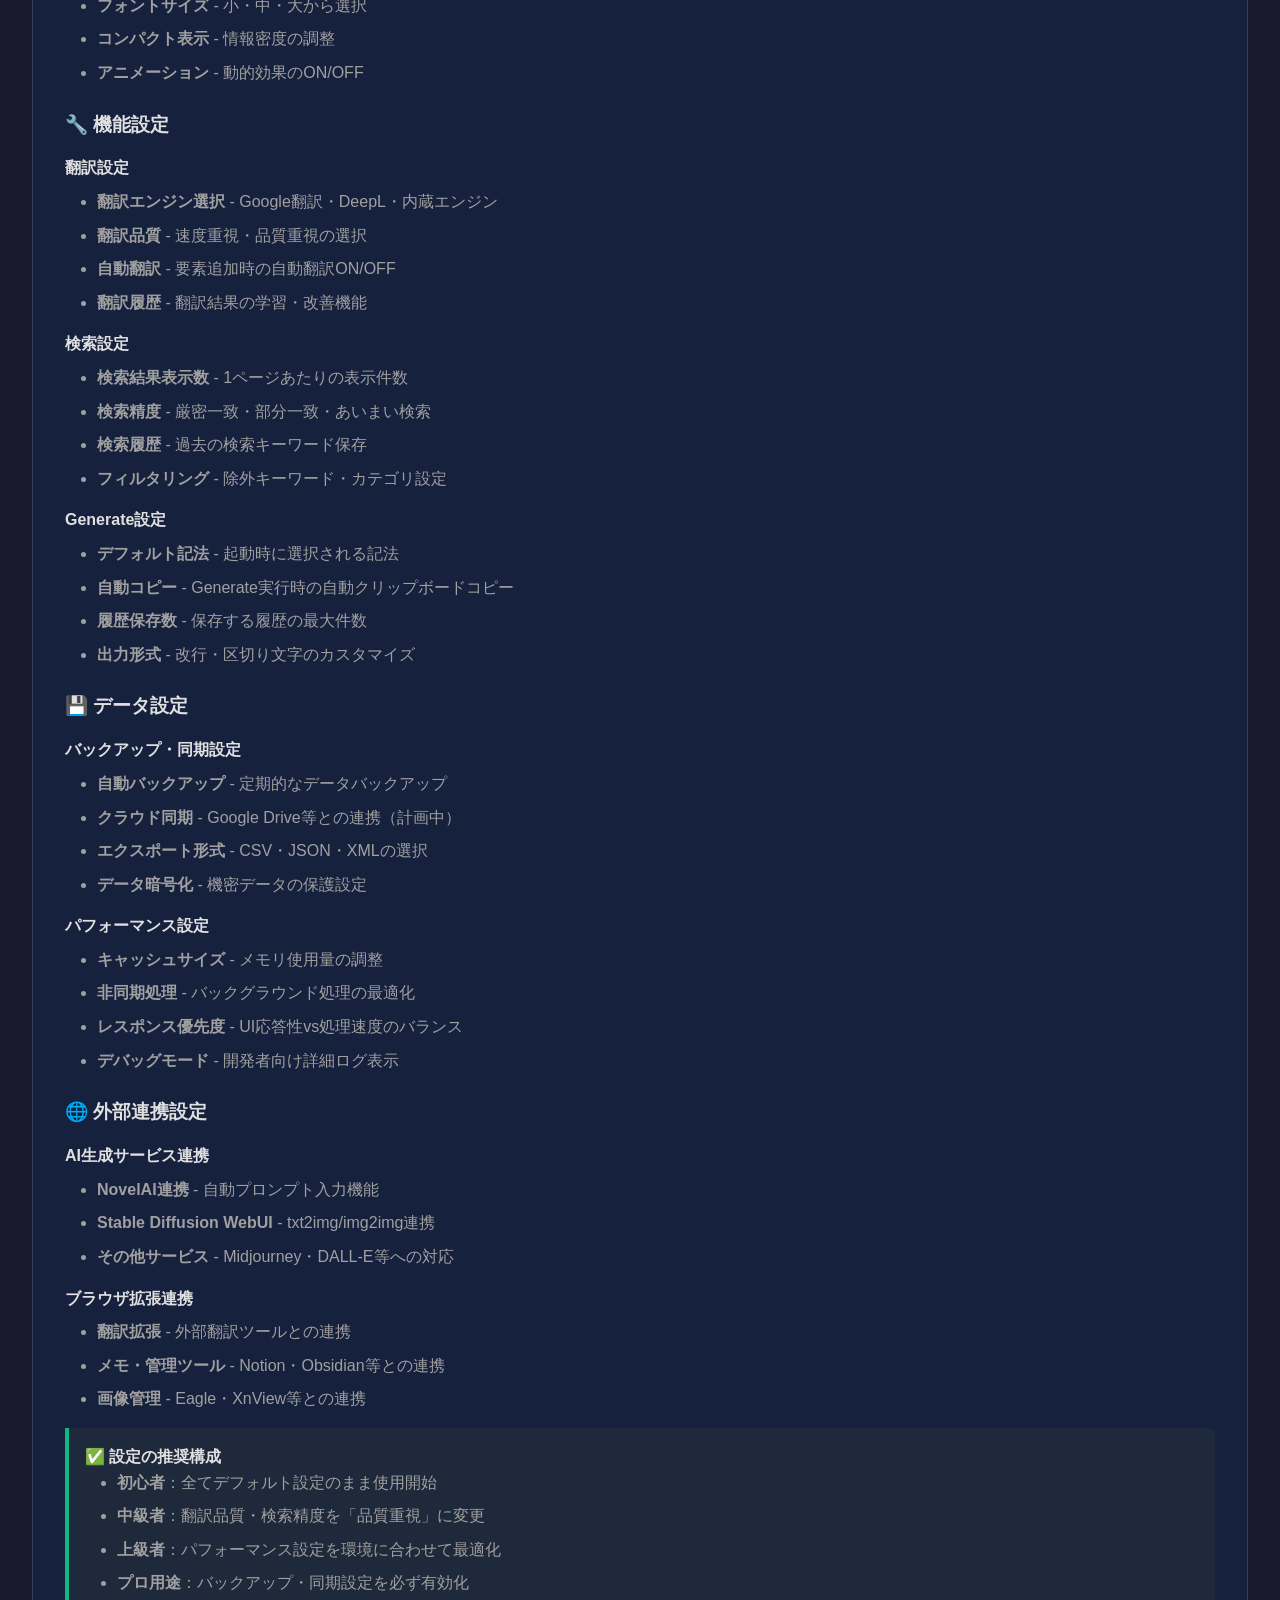
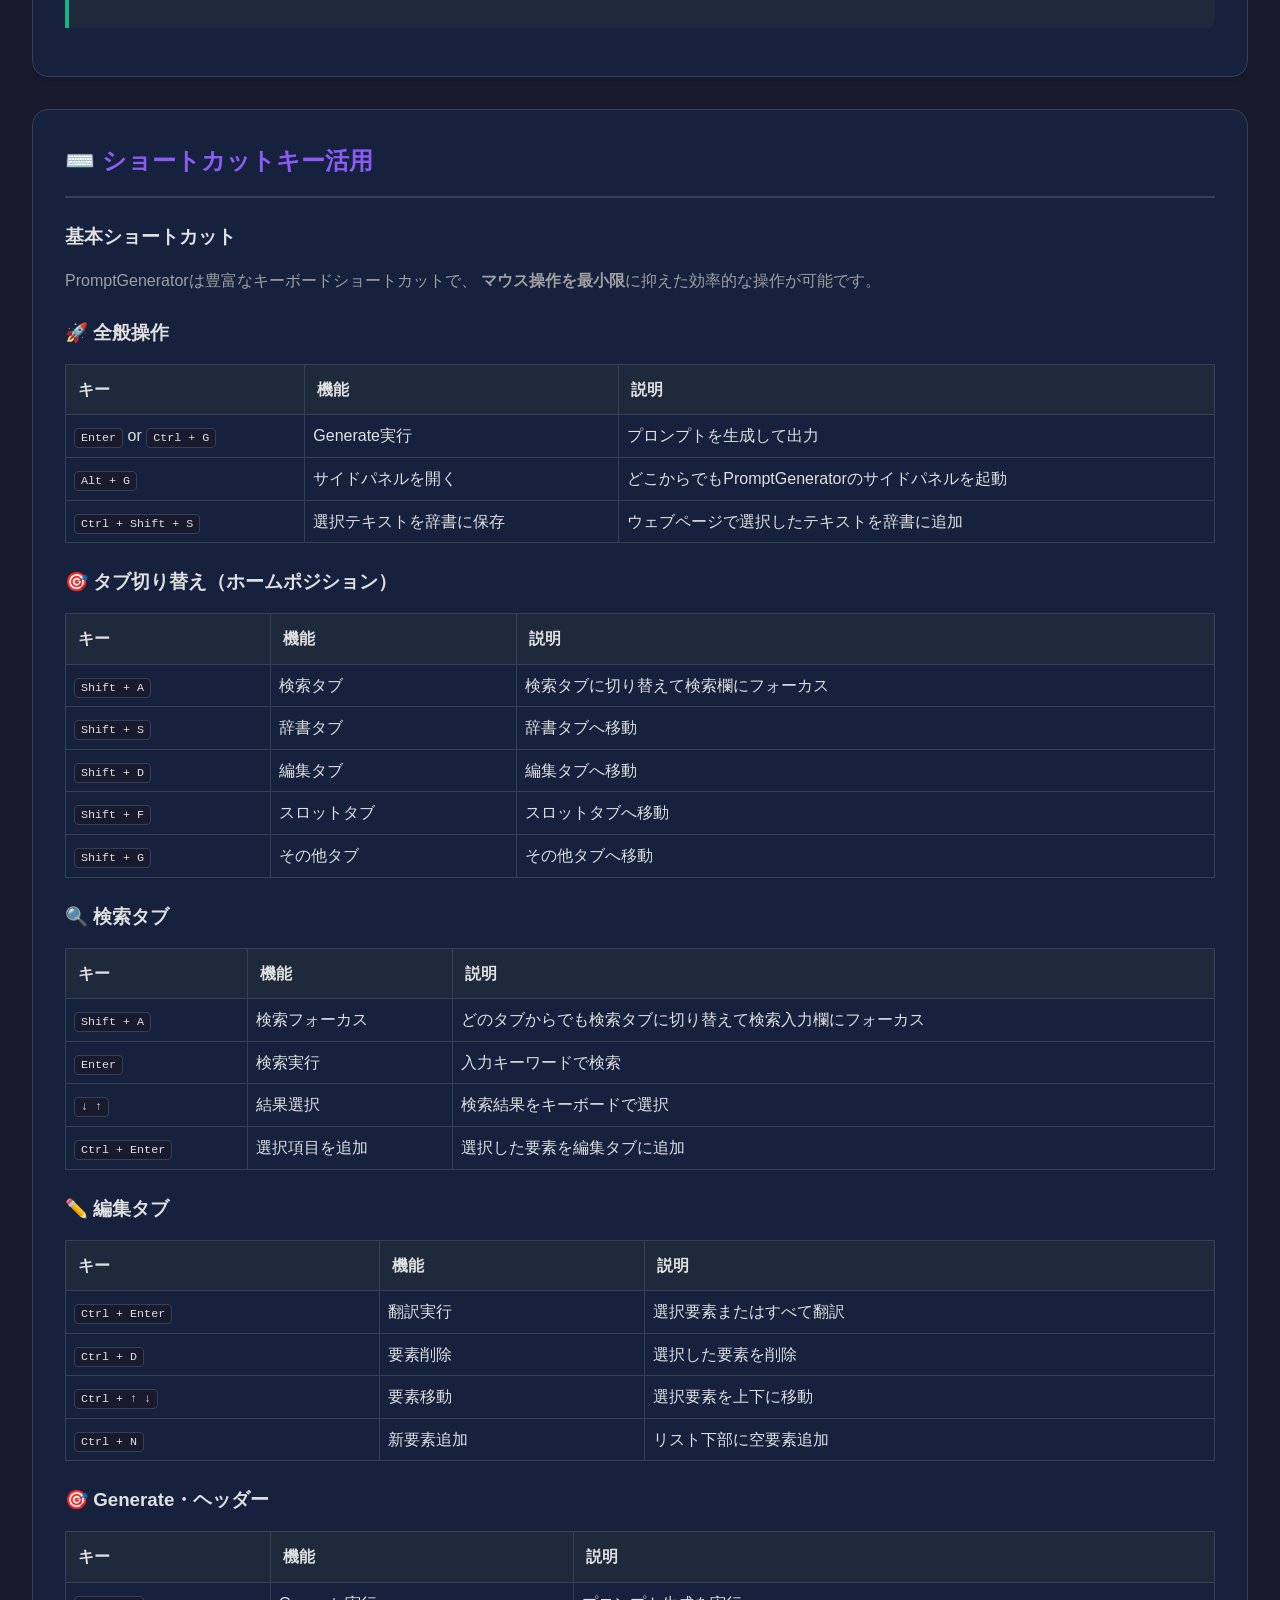
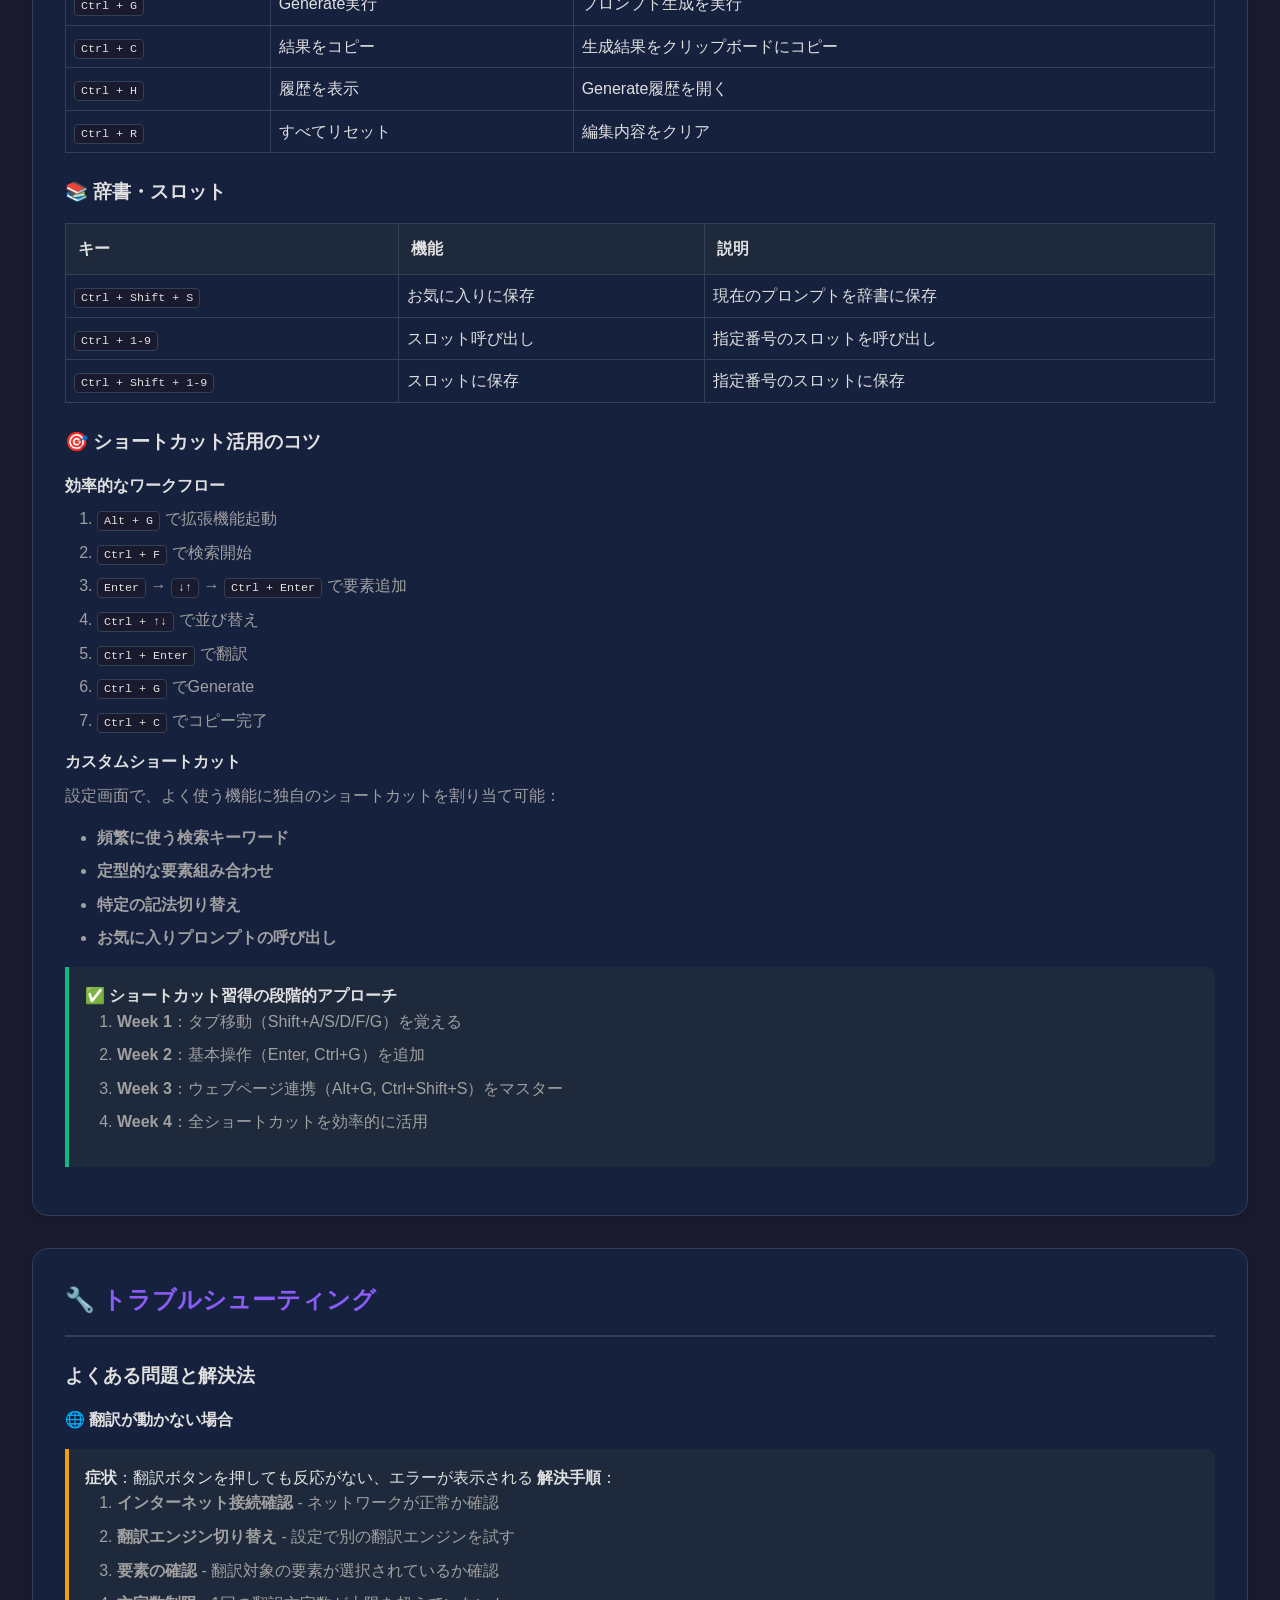
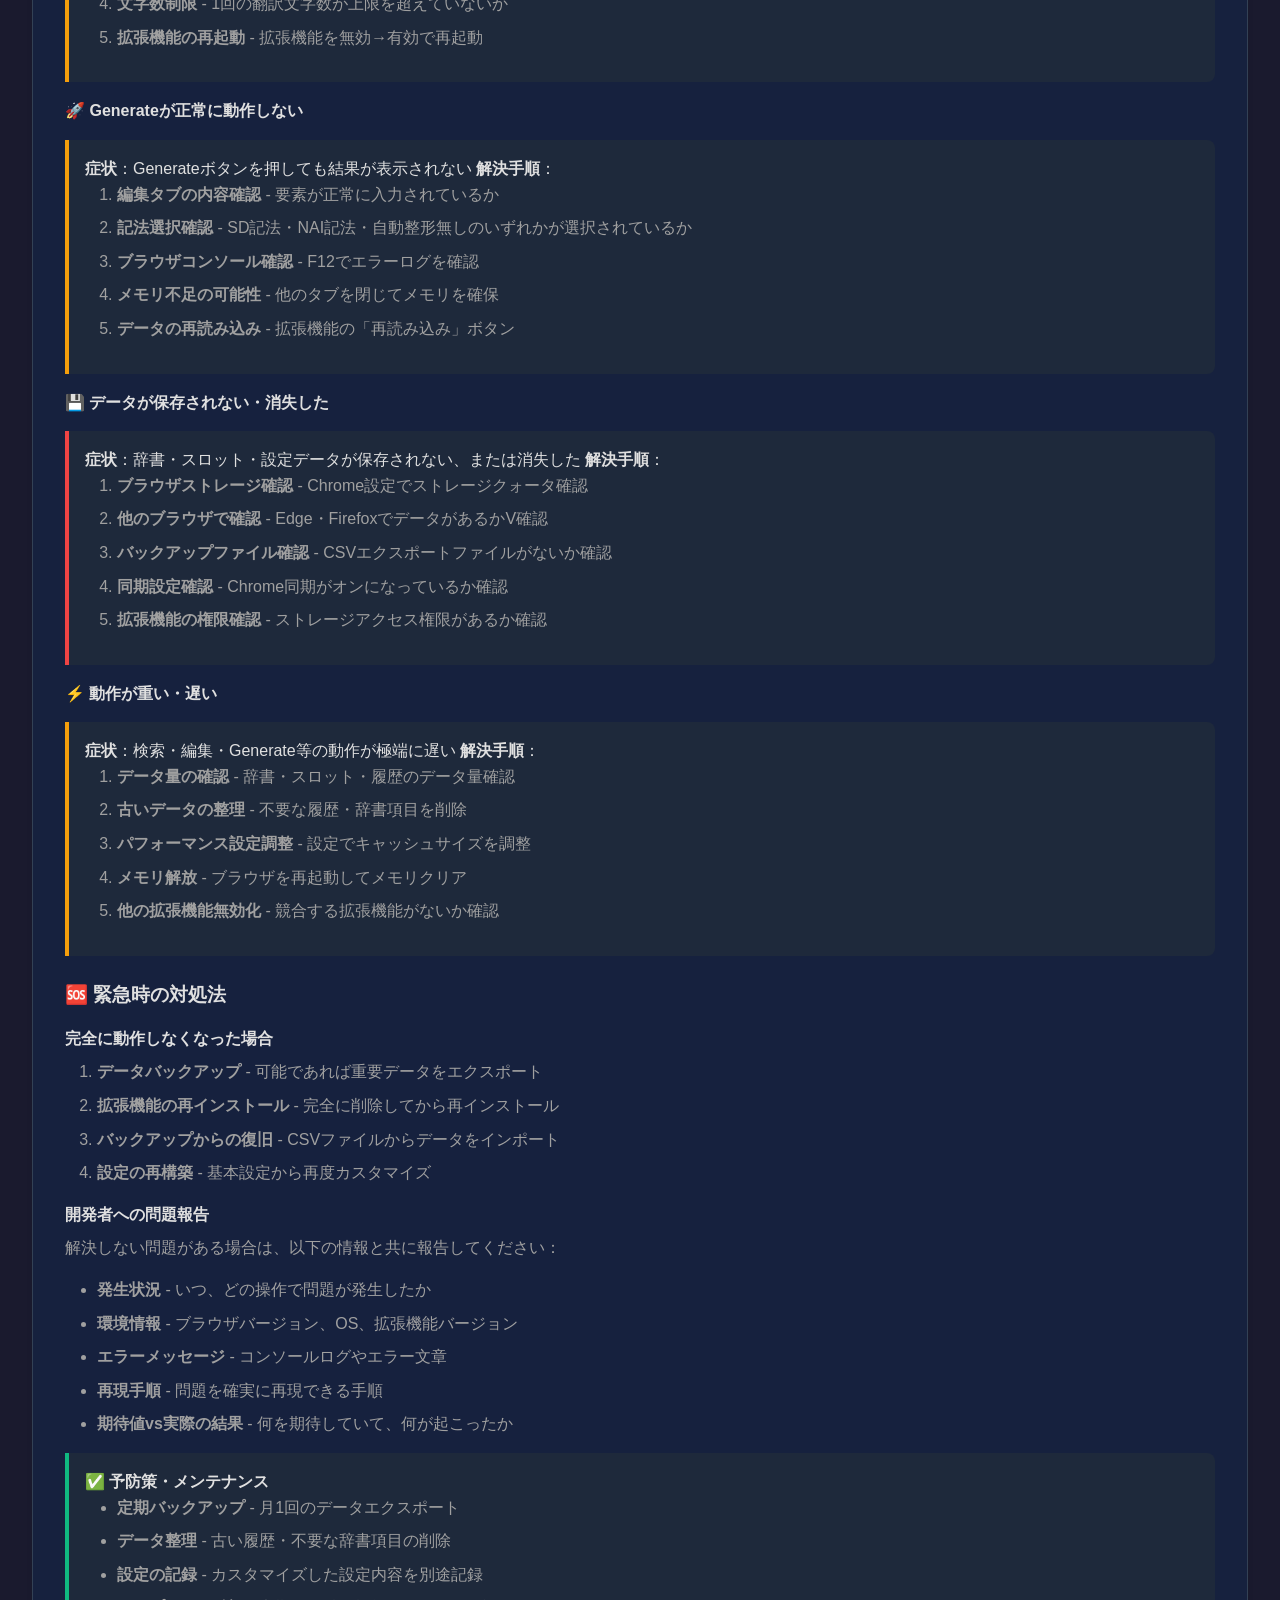
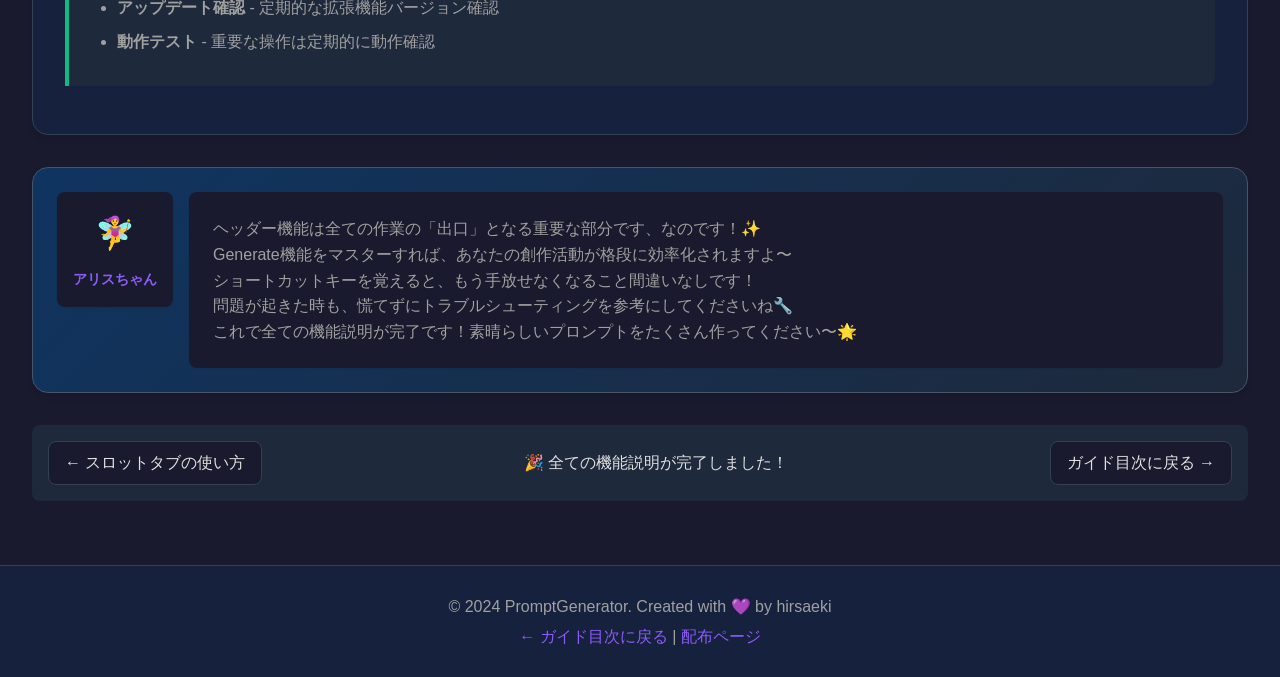
<file: tutorial/header.html>
<!DOCTYPE html>
<html lang="ja">
<head>
    <meta charset="UTF-8">
    <meta name="viewport" content="width=device-width, initial-scale=1.0">
    <title>ヘッダー機能の使い方 - PromptGenerator</title>
    <link rel="stylesheet" href="style.css">
    <link rel="icon" type="image/png" href="https://raw.githubusercontent.com/hirsaeki/PromptGenerator-for-NovelAI/main/PromptGeneratorPlus/assets/icon/Icon128.png">
</head>
<body>
    <header>
        <nav>
            <div class="nav-container">
                <div class="nav-left">
                    <h1>🎯 ヘッダー機能の使い方</h1>
                </div>
                <div class="nav-right">
                    <a href="index.html" class="nav-link">← ガイド目次に戻る</a>
                </div>
            </div>
        </nav>
    </header>

    <main>
        <div class="tutorial-wrapper">
            <!-- 概要 -->
            <section class="content-section">
                <h2>🎯 ヘッダー機能とは</h2>
                <p>
                    ヘッダー機能は、PromptGeneratorの最上部に配置された、
                    <strong>プロンプト生成・管理・設定</strong>に関する中心的な操作を行う機能群です。
                </p>
                <p>
                    <strong>主要機能</strong>：
                </p>
                <ul>
                    <li><strong>Generate機能</strong> - 完成したプロンプトを生成・コピー</li>
                    <li><strong>履歴管理</strong> - Generate結果の履歴表示・復元</li>
                    <li><strong>設定機能</strong> - 拡張機能の各種設定・カスタマイズ</li>
                    <li><strong>プロンプト記法切り替え</strong> - SD記法、NAI記法、自動整形無しの選択</li>
                </ul>

                <div class="tip-box">
                    <strong>💡 ヘッダー機能の位置づけ</strong><br>
                    各タブ（検索・編集・辞書・スロット）で素材準備や調整を行った後、
                    ヘッダー機能で最終的なプロンプト生成と出力を行います。全機能の「出口」となる重要な部分です。
                </div>
            </section>

            <!-- Generate機能 -->
            <section class="content-section">
                <h2>🚀 Generate機能の使い方</h2>

                <h3>Generate機能とは</h3>
                <p>
                    編集タブで組み立てたプロンプト要素を、選択した記法に従って
                    <strong>最終的な文字列</strong>に変換し、クリップボードにコピーする機能です。
                </p>

                <h3>🎯 Generateの基本操作</h3>
                <ol>
                    <li><strong>編集タブでプロンプトを完成</strong></li>
                    <li><strong>記法を選択</strong>（SD記法・NAI記法・自動整形無し）</li>
                    <li><strong>「Generate」ボタンをクリック</strong></li>
                    <li><strong>生成されたプロンプトが表示される</strong></li>
                    <li><strong>「Copy」ボタンでクリップボードにコピー</strong></li>
                </ol>

                <h3>📝 記法別の出力形式</h3>

                <h4>🎨 SD記法（Stable Diffusion）</h4>
                <p><strong>特徴</strong>：重み値を括弧で表現する形式</p>
                <pre><code>入力: 美少女(1.3), ロングヘア(0.8), 学校制服(1.0)
出力: (beautiful anime girl:1.3), (long hair:0.8), school uniform

重み値表現:
- 1.0以上: (prompt:1.3) 形式
- 1.0未満: (prompt:0.8) 形式
- ちょうど1.0: 括弧なし</code></pre>

                <h4>🌟 NAI記法（NovelAI）</h4>
                <p><strong>特徴</strong>：重み値を波括弧で表現する形式</p>
                <pre><code>入力: 美少女(1.3), ロングヘア(0.8), 学校制服(1.0)
出力: {beautiful anime girl}, [long hair], school uniform

重み値表現:
- 1.0以上: {prompt} 形式（強調）
- 1.0未満: [prompt] 形式（弱化）
- ちょうど1.0: 記号なし</code></pre>

                <h4>📋 自動整形無し</h4>
                <p><strong>特徴</strong>：プロンプトをそのまま出力</p>
                <pre><code>入力: 美少女(1.3), ロングヘア(0.8), 学校制服(1.0)
出力: 美少女, ロングヘア, 学校制服

- 重み値は無視
- カンマ区切りのシンプルな形式
- 他のツールとの連携時に便利</code></pre>

                <h3>⚡ 自動Generate機能</h3>
                <p>
                    <strong>「自動」ボタン</strong>をONにすると、編集タブでの変更が
                    自動的にGenerateに反映されます。
                </p>

                <h4>自動Generateの活用場面</h4>
                <ul>
                    <li><strong>リアルタイムプレビュー</strong> - 編集しながら結果を即座に確認</li>
                    <li><strong>微調整時</strong> - 重み値調整の効果を即座に確認</li>
                    <li><strong>実験・テスト時</strong> - 様々な要素組み合わせを素早く試行</li>
                </ul>

                <h4>自動Generateを無効にする場面</h4>
                <ul>
                    <li><strong>大量編集時</strong> - パフォーマンス向上のため</li>
                    <li><strong>集中作業時</strong> - 不要な更新処理を避けるため</li>
                    <li><strong>未完成時</strong> - 完成してから一度だけ実行したい場合</li>
                </ul>

                <div class="tip-box success">
                    <strong>✅ Generate機能の効率的な使い方</strong>
                    <ul>
                        <li>記法は使用するAI生成サービスに合わせて選択</li>
                        <li>自動Generateは編集中はOFF、確認時のみONが効率的</li>
                        <li>生成後は必ず内容を確認してからコピー</li>
                        <li>長いプロンプトは文字数制限に注意</li>
                    </ul>
                </div>
            </section>

            <!-- 履歴管理機能 -->
            <section class="content-section">
                <h2>📝 履歴管理機能</h2>

                <h3>履歴機能とは</h3>
                <p>
                    Generate実行時のプロンプトを自動的に記録し、
                    過去の成功例を簡単に呼び出せる機能です。
                </p>

                <h3>📊 履歴の表示・管理</h3>
                
                <h4>履歴の確認方法</h4>
                <ol>
                    <li><strong>「📝」ボタンをクリック</strong></li>
                    <li><strong>履歴一覧が表示される</strong></li>
                    <li><strong>各履歴の詳細情報を確認</strong>
                        <ul>
                            <li>プロンプト内容（省略表示）</li>
                            <li>生成日時</li>
                            <li>使用した記法</li>
                            <li>文字数・要素数</li>
                        </ul>
                    </li>
                </ol>

                <h4>履歴からの復元</h4>
                <ol>
                    <li><strong>復元したい履歴を選択</strong></li>
                    <li><strong>「復元」ボタンをクリック</strong></li>
                    <li><strong>編集タブに自動的に内容が読み込まれる</strong></li>
                    <li><strong>必要に応じて再編集・微調整</strong></li>
                </ol>

                <h3>🎯 履歴の活用シーン</h3>

                <h4>1. 成功パターンの再利用</h4>
                <ul>
                    <li><strong>良い結果が出たプロンプトの再実行</strong></li>
                    <li><strong>似たテーマでの微調整ベースとして活用</strong></li>
                    <li><strong>クライアントの好みに合った過去例の参照</strong></li>
                </ul>

                <h4>2. 実験結果の比較</h4>
                <ul>
                    <li><strong>重み値を変えた複数パターンの比較</strong></li>
                    <li><strong>要素追加・削除による変化の確認</strong></li>
                    <li><strong>記法による出力差の比較</strong></li>
                </ul>

                <h4>3. 作業の効率化</h4>
                <ul>
                    <li><strong>中断した作業の続きから再開</strong></li>
                    <li><strong>誤って削除してしまった内容の復旧</strong></li>
                    <li><strong>過去の学習・研究結果の振り返り</strong></li>
                </ul>

                <h3>📈 履歴分析の活用</h3>

                <h4>自分の傾向分析</h4>
                <p>履歴を定期的に振り返ることで、以下の傾向が見えてきます：</p>
                <ul>
                    <li><strong>よく使う要素の組み合わせ</strong></li>
                    <li><strong>効果的な重み値の範囲</strong></li>
                    <li><strong>成功しやすいプロンプト構成</strong></li>
                    <li><strong>避けるべき要素の組み合わせ</strong></li>
                </ul>

                <h4>品質向上への活用</h4>
                <ul>
                    <li><strong>成功例の共通点を抽出</strong></li>
                    <li><strong>失敗パターンの特定・回避</strong></li>
                    <li><strong>新しいアイデアの着想源</strong></li>
                    <li><strong>スキルアップの記録として活用</strong></li>
                </ul>

                <div class="tip-box">
                    <strong>💡 履歴管理のコツ</strong><br>
                    重要な履歴は、生成後すぐにスロットやお気に入り辞書にも保存しておくことで、
                    より確実な保存と分類管理が可能になります。
                </div>
            </section>

            <!-- 設定機能 -->
            <section class="content-section">
                <h2>⚙️ 設定機能</h2>

                <h3>設定機能とは</h3>
                <p>
                    PromptGeneratorの動作をカスタマイズし、
                    あなたの使用環境や好みに合わせて最適化する機能です。
                </p>

                <h3>🎨 外観・UI設定</h3>

                <h4>テーマ設定</h4>
                <ul>
                    <li><strong>ダークテーマ</strong> - 目に優しい暗色基調（推奨）</li>
                    <li><strong>ライトテーマ</strong> - 明色基調のクラシックスタイル</li>
                    <li><strong>自動切り替え</strong> - システム設定に連動</li>
                </ul>

                <h4>フォント・表示設定</h4>
                <ul>
                    <li><strong>フォントサイズ</strong> - 小・中・大から選択</li>
                    <li><strong>コンパクト表示</strong> - 情報密度の調整</li>
                    <li><strong>アニメーション</strong> - 動的効果のON/OFF</li>
                </ul>

                <h3>🔧 機能設定</h3>

                <h4>翻訳設定</h4>
                <ul>
                    <li><strong>翻訳エンジン選択</strong> - Google翻訳・DeepL・内蔵エンジン</li>
                    <li><strong>翻訳品質</strong> - 速度重視・品質重視の選択</li>
                    <li><strong>自動翻訳</strong> - 要素追加時の自動翻訳ON/OFF</li>
                    <li><strong>翻訳履歴</strong> - 翻訳結果の学習・改善機能</li>
                </ul>

                <h4>検索設定</h4>
                <ul>
                    <li><strong>検索結果表示数</strong> - 1ページあたりの表示件数</li>
                    <li><strong>検索精度</strong> - 厳密一致・部分一致・あいまい検索</li>
                    <li><strong>検索履歴</strong> - 過去の検索キーワード保存</li>
                    <li><strong>フィルタリング</strong> - 除外キーワード・カテゴリ設定</li>
                </ul>

                <h4>Generate設定</h4>
                <ul>
                    <li><strong>デフォルト記法</strong> - 起動時に選択される記法</li>
                    <li><strong>自動コピー</strong> - Generate実行時の自動クリップボードコピー</li>
                    <li><strong>履歴保存数</strong> - 保存する履歴の最大件数</li>
                    <li><strong>出力形式</strong> - 改行・区切り文字のカスタマイズ</li>
                </ul>

                <h3>💾 データ設定</h3>

                <h4>バックアップ・同期設定</h4>
                <ul>
                    <li><strong>自動バックアップ</strong> - 定期的なデータバックアップ</li>
                    <li><strong>クラウド同期</strong> - Google Drive等との連携（計画中）</li>
                    <li><strong>エクスポート形式</strong> - CSV・JSON・XMLの選択</li>
                    <li><strong>データ暗号化</strong> - 機密データの保護設定</li>
                </ul>

                <h4>パフォーマンス設定</h4>
                <ul>
                    <li><strong>キャッシュサイズ</strong> - メモリ使用量の調整</li>
                    <li><strong>非同期処理</strong> - バックグラウンド処理の最適化</li>
                    <li><strong>レスポンス優先度</strong> - UI応答性vs処理速度のバランス</li>
                    <li><strong>デバッグモード</strong> - 開発者向け詳細ログ表示</li>
                </ul>

                <h3>🌐 外部連携設定</h3>

                <h4>AI生成サービス連携</h4>
                <ul>
                    <li><strong>NovelAI連携</strong> - 自動プロンプト入力機能</li>
                    <li><strong>Stable Diffusion WebUI</strong> - txt2img/img2img連携</li>
                    <li><strong>その他サービス</strong> - Midjourney・DALL-E等への対応</li>
                </ul>

                <h4>ブラウザ拡張連携</h4>
                <ul>
                    <li><strong>翻訳拡張</strong> - 外部翻訳ツールとの連携</li>
                    <li><strong>メモ・管理ツール</strong> - Notion・Obsidian等との連携</li>
                    <li><strong>画像管理</strong> - Eagle・XnView等との連携</li>
                </ul>

                <div class="tip-box success">
                    <strong>✅ 設定の推奨構成</strong>
                    <ul>
                        <li><strong>初心者</strong>：全てデフォルト設定のまま使用開始</li>
                        <li><strong>中級者</strong>：翻訳品質・検索精度を「品質重視」に変更</li>
                        <li><strong>上級者</strong>：パフォーマンス設定を環境に合わせて最適化</li>
                        <li><strong>プロ用途</strong>：バックアップ・同期設定を必ず有効化</li>
                    </ul>
                </div>
            </section>

            <!-- ショートカットキー -->
            <section class="content-section">
                <h2>⌨️ ショートカットキー活用</h2>

                <h3>基本ショートカット</h3>
                <p>
                    PromptGeneratorは豊富なキーボードショートカットで、
                    <strong>マウス操作を最小限</strong>に抑えた効率的な操作が可能です。
                </p>

                <h3>🚀 全般操作</h3>
                <table style="width: 100%; border-collapse: collapse; margin: 1rem 0;">
                    <tr style="background: var(--bg-card); border: 1px solid var(--border-default);">
                        <th style="padding: 12px; border: 1px solid var(--border-default); text-align: left;">キー</th>
                        <th style="padding: 12px; border: 1px solid var(--border-default); text-align: left;">機能</th>
                        <th style="padding: 12px; border: 1px solid var(--border-default); text-align: left;">説明</th>
                    </tr>
                    <tr>
                        <td style="padding: 8px; border: 1px solid var(--border-default);"><kbd>Enter</kbd> or <kbd>Ctrl + G</kbd></td>
                        <td style="padding: 8px; border: 1px solid var(--border-default);">Generate実行</td>
                        <td style="padding: 8px; border: 1px solid var(--border-default);">プロンプトを生成して出力</td>
                    </tr>
                    <tr>
                        <td style="padding: 8px; border: 1px solid var(--border-default);"><kbd>Alt + G</kbd></td>
                        <td style="padding: 8px; border: 1px solid var(--border-default);">サイドパネルを開く</td>
                        <td style="padding: 8px; border: 1px solid var(--border-default);">どこからでもPromptGeneratorのサイドパネルを起動</td>
                    </tr>
                    <tr>
                        <td style="padding: 8px; border: 1px solid var(--border-default);"><kbd>Ctrl + Shift + S</kbd></td>
                        <td style="padding: 8px; border: 1px solid var(--border-default);">選択テキストを辞書に保存</td>
                        <td style="padding: 8px; border: 1px solid var(--border-default);">ウェブページで選択したテキストを辞書に追加</td>
                    </tr>
                </table>

                <h3>🎯 タブ切り替え（ホームポジション）</h3>
                <table style="width: 100%; border-collapse: collapse; margin: 1rem 0;">
                    <tr style="background: var(--bg-card);">
                        <th style="padding: 12px; border: 1px solid var(--border-default); text-align: left;">キー</th>
                        <th style="padding: 12px; border: 1px solid var(--border-default); text-align: left;">機能</th>
                        <th style="padding: 12px; border: 1px solid var(--border-default); text-align: left;">説明</th>
                    </tr>
                    <tr>
                        <td style="padding: 8px; border: 1px solid var(--border-default);"><kbd>Shift + A</kbd></td>
                        <td style="padding: 8px; border: 1px solid var(--border-default);">検索タブ</td>
                        <td style="padding: 8px; border: 1px solid var(--border-default);">検索タブに切り替えて検索欄にフォーカス</td>
                    </tr>
                    <tr>
                        <td style="padding: 8px; border: 1px solid var(--border-default);"><kbd>Shift + S</kbd></td>
                        <td style="padding: 8px; border: 1px solid var(--border-default);">辞書タブ</td>
                        <td style="padding: 8px; border: 1px solid var(--border-default);">辞書タブへ移動</td>
                    </tr>
                    <tr>
                        <td style="padding: 8px; border: 1px solid var(--border-default);"><kbd>Shift + D</kbd></td>
                        <td style="padding: 8px; border: 1px solid var(--border-default);">編集タブ</td>
                        <td style="padding: 8px; border: 1px solid var(--border-default);">編集タブへ移動</td>
                    </tr>
                    <tr>
                        <td style="padding: 8px; border: 1px solid var(--border-default);"><kbd>Shift + F</kbd></td>
                        <td style="padding: 8px; border: 1px solid var(--border-default);">スロットタブ</td>
                        <td style="padding: 8px; border: 1px solid var(--border-default);">スロットタブへ移動</td>
                    </tr>
                    <tr>
                        <td style="padding: 8px; border: 1px solid var(--border-default);"><kbd>Shift + G</kbd></td>
                        <td style="padding: 8px; border: 1px solid var(--border-default);">その他タブ</td>
                        <td style="padding: 8px; border: 1px solid var(--border-default);">その他タブへ移動</td>
                    </tr>
                </table>

                <h3>🔍 検索タブ</h3>
                <table style="width: 100%; border-collapse: collapse; margin: 1rem 0;">
                    <tr style="background: var(--bg-card);">
                        <th style="padding: 12px; border: 1px solid var(--border-default); text-align: left;">キー</th>
                        <th style="padding: 12px; border: 1px solid var(--border-default); text-align: left;">機能</th>
                        <th style="padding: 12px; border: 1px solid var(--border-default); text-align: left;">説明</th>
                    </tr>
                    <tr>
                        <td style="padding: 8px; border: 1px solid var(--border-default);"><kbd>Shift + A</kbd></td>
                        <td style="padding: 8px; border: 1px solid var(--border-default);">検索フォーカス</td>
                        <td style="padding: 8px; border: 1px solid var(--border-default);">どのタブからでも検索タブに切り替えて検索入力欄にフォーカス</td>
                    </tr>
                    <tr>
                        <td style="padding: 8px; border: 1px solid var(--border-default);"><kbd>Enter</kbd></td>
                        <td style="padding: 8px; border: 1px solid var(--border-default);">検索実行</td>
                        <td style="padding: 8px; border: 1px solid var(--border-default);">入力キーワードで検索</td>
                    </tr>
                    <tr>
                        <td style="padding: 8px; border: 1px solid var(--border-default);"><kbd>↓ ↑</kbd></td>
                        <td style="padding: 8px; border: 1px solid var(--border-default);">結果選択</td>
                        <td style="padding: 8px; border: 1px solid var(--border-default);">検索結果をキーボードで選択</td>
                    </tr>
                    <tr>
                        <td style="padding: 8px; border: 1px solid var(--border-default);"><kbd>Ctrl + Enter</kbd></td>
                        <td style="padding: 8px; border: 1px solid var(--border-default);">選択項目を追加</td>
                        <td style="padding: 8px; border: 1px solid var(--border-default);">選択した要素を編集タブに追加</td>
                    </tr>
                </table>

                <h3>✏️ 編集タブ</h3>
                <table style="width: 100%; border-collapse: collapse; margin: 1rem 0;">
                    <tr style="background: var(--bg-card);">
                        <th style="padding: 12px; border: 1px solid var(--border-default); text-align: left;">キー</th>
                        <th style="padding: 12px; border: 1px solid var(--border-default); text-align: left;">機能</th>
                        <th style="padding: 12px; border: 1px solid var(--border-default); text-align: left;">説明</th>
                    </tr>
                    <tr>
                        <td style="padding: 8px; border: 1px solid var(--border-default);"><kbd>Ctrl + Enter</kbd></td>
                        <td style="padding: 8px; border: 1px solid var(--border-default);">翻訳実行</td>
                        <td style="padding: 8px; border: 1px solid var(--border-default);">選択要素またはすべて翻訳</td>
                    </tr>
                    <tr>
                        <td style="padding: 8px; border: 1px solid var(--border-default);"><kbd>Ctrl + D</kbd></td>
                        <td style="padding: 8px; border: 1px solid var(--border-default);">要素削除</td>
                        <td style="padding: 8px; border: 1px solid var(--border-default);">選択した要素を削除</td>
                    </tr>
                    <tr>
                        <td style="padding: 8px; border: 1px solid var(--border-default);"><kbd>Ctrl + ↑ ↓</kbd></td>
                        <td style="padding: 8px; border: 1px solid var(--border-default);">要素移動</td>
                        <td style="padding: 8px; border: 1px solid var(--border-default);">選択要素を上下に移動</td>
                    </tr>
                    <tr>
                        <td style="padding: 8px; border: 1px solid var(--border-default);"><kbd>Ctrl + N</kbd></td>
                        <td style="padding: 8px; border: 1px solid var(--border-default);">新要素追加</td>
                        <td style="padding: 8px; border: 1px solid var(--border-default);">リスト下部に空要素追加</td>
                    </tr>
                </table>

                <h3>🎯 Generate・ヘッダー</h3>
                <table style="width: 100%; border-collapse: collapse; margin: 1rem 0;">
                    <tr style="background: var(--bg-card);">
                        <th style="padding: 12px; border: 1px solid var(--border-default); text-align: left;">キー</th>
                        <th style="padding: 12px; border: 1px solid var(--border-default); text-align: left;">機能</th>
                        <th style="padding: 12px; border: 1px solid var(--border-default); text-align: left;">説明</th>
                    </tr>
                    <tr>
                        <td style="padding: 8px; border: 1px solid var(--border-default);"><kbd>Ctrl + G</kbd></td>
                        <td style="padding: 8px; border: 1px solid var(--border-default);">Generate実行</td>
                        <td style="padding: 8px; border: 1px solid var(--border-default);">プロンプト生成を実行</td>
                    </tr>
                    <tr>
                        <td style="padding: 8px; border: 1px solid var(--border-default);"><kbd>Ctrl + C</kbd></td>
                        <td style="padding: 8px; border: 1px solid var(--border-default);">結果をコピー</td>
                        <td style="padding: 8px; border: 1px solid var(--border-default);">生成結果をクリップボードにコピー</td>
                    </tr>
                    <tr>
                        <td style="padding: 8px; border: 1px solid var(--border-default);"><kbd>Ctrl + H</kbd></td>
                        <td style="padding: 8px; border: 1px solid var(--border-default);">履歴を表示</td>
                        <td style="padding: 8px; border: 1px solid var(--border-default);">Generate履歴を開く</td>
                    </tr>
                    <tr>
                        <td style="padding: 8px; border: 1px solid var(--border-default);"><kbd>Ctrl + R</kbd></td>
                        <td style="padding: 8px; border: 1px solid var(--border-default);">すべてリセット</td>
                        <td style="padding: 8px; border: 1px solid var(--border-default);">編集内容をクリア</td>
                    </tr>
                </table>

                <h3>📚 辞書・スロット</h3>
                <table style="width: 100%; border-collapse: collapse; margin: 1rem 0;">
                    <tr style="background: var(--bg-card);">
                        <th style="padding: 12px; border: 1px solid var(--border-default); text-align: left;">キー</th>
                        <th style="padding: 12px; border: 1px solid var(--border-default); text-align: left;">機能</th>
                        <th style="padding: 12px; border: 1px solid var(--border-default); text-align: left;">説明</th>
                    </tr>
                    <tr>
                        <td style="padding: 8px; border: 1px solid var(--border-default);"><kbd>Ctrl + Shift + S</kbd></td>
                        <td style="padding: 8px; border: 1px solid var(--border-default);">お気に入りに保存</td>
                        <td style="padding: 8px; border: 1px solid var(--border-default);">現在のプロンプトを辞書に保存</td>
                    </tr>
                    <tr>
                        <td style="padding: 8px; border: 1px solid var(--border-default);"><kbd>Ctrl + 1-9</kbd></td>
                        <td style="padding: 8px; border: 1px solid var(--border-default);">スロット呼び出し</td>
                        <td style="padding: 8px; border: 1px solid var(--border-default);">指定番号のスロットを呼び出し</td>
                    </tr>
                    <tr>
                        <td style="padding: 8px; border: 1px solid var(--border-default);"><kbd>Ctrl + Shift + 1-9</kbd></td>
                        <td style="padding: 8px; border: 1px solid var(--border-default);">スロットに保存</td>
                        <td style="padding: 8px; border: 1px solid var(--border-default);">指定番号のスロットに保存</td>
                    </tr>
                </table>

                <h3>🎯 ショートカット活用のコツ</h3>

                <h4>効率的なワークフロー</h4>
                <ol>
                    <li><kbd>Alt + G</kbd> で拡張機能起動</li>
                    <li><kbd>Ctrl + F</kbd> で検索開始</li>
                    <li><kbd>Enter</kbd> → <kbd>↓↑</kbd> → <kbd>Ctrl + Enter</kbd> で要素追加</li>
                    <li><kbd>Ctrl + ↑↓</kbd> で並び替え</li>
                    <li><kbd>Ctrl + Enter</kbd> で翻訳</li>
                    <li><kbd>Ctrl + G</kbd> でGenerate</li>
                    <li><kbd>Ctrl + C</kbd> でコピー完了</li>
                </ol>

                <h4>カスタムショートカット</h4>
                <p>設定画面で、よく使う機能に独自のショートカットを割り当て可能：</p>
                <ul>
                    <li><strong>頻繁に使う検索キーワード</strong></li>
                    <li><strong>定型的な要素組み合わせ</strong></li>
                    <li><strong>特定の記法切り替え</strong></li>
                    <li><strong>お気に入りプロンプトの呼び出し</strong></li>
                </ul>

                <div class="tip-box success">
                    <strong>✅ ショートカット習得の段階的アプローチ</strong>
                    <ol>
                        <li><strong>Week 1</strong>：タブ移動（Shift+A/S/D/F/G）を覚える</li>
                        <li><strong>Week 2</strong>：基本操作（Enter, Ctrl+G）を追加</li>
                        <li><strong>Week 3</strong>：ウェブページ連携（Alt+G, Ctrl+Shift+S）をマスター</li>
                        <li><strong>Week 4</strong>：全ショートカットを効率的に活用</li>
                    </ol>
                </div>
            </section>

            <!-- トラブルシューティング -->
            <section class="content-section" id="troubleshooting">
                <h2>🔧 トラブルシューティング</h2>

                <h3>よくある問題と解決法</h3>

                <h4>🌐 翻訳が動かない場合</h4>
                <div class="tip-box warning">
                    <strong>症状</strong>：翻訳ボタンを押しても反応がない、エラーが表示される
                    
                    <strong>解決手順</strong>：
                    <ol>
                        <li><strong>インターネット接続確認</strong> - ネットワークが正常か確認</li>
                        <li><strong>翻訳エンジン切り替え</strong> - 設定で別の翻訳エンジンを試す</li>
                        <li><strong>要素の確認</strong> - 翻訳対象の要素が選択されているか確認</li>
                        <li><strong>文字数制限</strong> - 1回の翻訳文字数が上限を超えていないか</li>
                        <li><strong>拡張機能の再起動</strong> - 拡張機能を無効→有効で再起動</li>
                    </ol>
                </div>

                <h4>🚀 Generateが正常に動作しない</h4>
                <div class="tip-box warning">
                    <strong>症状</strong>：Generateボタンを押しても結果が表示されない
                    
                    <strong>解決手順</strong>：
                    <ol>
                        <li><strong>編集タブの内容確認</strong> - 要素が正常に入力されているか</li>
                        <li><strong>記法選択確認</strong> - SD記法・NAI記法・自動整形無しのいずれかが選択されているか</li>
                        <li><strong>ブラウザコンソール確認</strong> - F12でエラーログを確認</li>
                        <li><strong>メモリ不足の可能性</strong> - 他のタブを閉じてメモリを確保</li>
                        <li><strong>データの再読み込み</strong> - 拡張機能の「再読み込み」ボタン</li>
                    </ol>
                </div>

                <h4>💾 データが保存されない・消失した</h4>
                <div class="tip-box danger">
                    <strong>症状</strong>：辞書・スロット・設定データが保存されない、または消失した
                    
                    <strong>解決手順</strong>：
                    <ol>
                        <li><strong>ブラウザストレージ確認</strong> - Chrome設定でストレージクォータ確認</li>
                        <li><strong>他のブラウザで確認</strong> - Edge・FirefoxでデータがあるかV確認</li>
                        <li><strong>バックアップファイル確認</strong> - CSVエクスポートファイルがないか確認</li>
                        <li><strong>同期設定確認</strong> - Chrome同期がオンになっているか確認</li>
                        <li><strong>拡張機能の権限確認</strong> - ストレージアクセス権限があるか確認</li>
                    </ol>
                </div>

                <h4>⚡ 動作が重い・遅い</h4>
                <div class="tip-box warning">
                    <strong>症状</strong>：検索・編集・Generate等の動作が極端に遅い
                    
                    <strong>解決手順</strong>：
                    <ol>
                        <li><strong>データ量の確認</strong> - 辞書・スロット・履歴のデータ量確認</li>
                        <li><strong>古いデータの整理</strong> - 不要な履歴・辞書項目を削除</li>
                        <li><strong>パフォーマンス設定調整</strong> - 設定でキャッシュサイズを調整</li>
                        <li><strong>メモリ解放</strong> - ブラウザを再起動してメモリクリア</li>
                        <li><strong>他の拡張機能無効化</strong> - 競合する拡張機能がないか確認</li>
                    </ol>
                </div>

                <h3>🆘 緊急時の対処法</h3>

                <h4>完全に動作しなくなった場合</h4>
                <ol>
                    <li><strong>データバックアップ</strong> - 可能であれば重要データをエクスポート</li>
                    <li><strong>拡張機能の再インストール</strong> - 完全に削除してから再インストール</li>
                    <li><strong>バックアップからの復旧</strong> - CSVファイルからデータをインポート</li>
                    <li><strong>設定の再構築</strong> - 基本設定から再度カスタマイズ</li>
                </ol>

                <h4>開発者への問題報告</h4>
                <p>解決しない問題がある場合は、以下の情報と共に報告してください：</p>
                <ul>
                    <li><strong>発生状況</strong> - いつ、どの操作で問題が発生したか</li>
                    <li><strong>環境情報</strong> - ブラウザバージョン、OS、拡張機能バージョン</li>
                    <li><strong>エラーメッセージ</strong> - コンソールログやエラー文章</li>
                    <li><strong>再現手順</strong> - 問題を確実に再現できる手順</li>
                    <li><strong>期待値vs実際の結果</strong> - 何を期待していて、何が起こったか</li>
                </ul>

                <div class="tip-box success">
                    <strong>✅ 予防策・メンテナンス</strong>
                    <ul>
                        <li><strong>定期バックアップ</strong> - 月1回のデータエクスポート</li>
                        <li><strong>データ整理</strong> - 古い履歴・不要な辞書項目の削除</li>
                        <li><strong>設定の記録</strong> - カスタマイズした設定内容を別途記録</li>
                        <li><strong>アップデート確認</strong> - 定期的な拡張機能バージョン確認</li>
                        <li><strong>動作テスト</strong> - 重要な操作は定期的に動作確認</li>
                    </ul>
                </div>
            </section>

            <!-- 妖精のアドバイス -->
            <section class="fairy-message">
                <div class="message-content">
                    <div class="fairy-character">
                        <span class="fairy-icon">🧚‍♀️</span>
                        <span class="fairy-name">アリスちゃん</span>
                    </div>
                    <div class="message-text">
                        <p>
                            ヘッダー機能は全ての作業の「出口」となる重要な部分です、なのです！✨<br>
                            Generate機能をマスターすれば、あなたの創作活動が格段に効率化されますよ〜<br>
                            ショートカットキーを覚えると、もう手放せなくなること間違いなしです！<br>
                            問題が起きた時も、慌てずにトラブルシューティングを参考にしてくださいね🔧<br>
                            これで全ての機能説明が完了です！素晴らしいプロンプトをたくさん作ってください〜🌟
                        </p>
                    </div>
                </div>
            </section>

            <!-- ページナビゲーション -->
            <nav class="page-nav">
                <a href="slot.html" class="nav-btn">← スロットタブの使い方</a>
                <span>🎉 全ての機能説明が完了しました！</span>
                <a href="index.html" class="nav-btn">ガイド目次に戻る →</a>
            </nav>
        </div>
    </main>

    <footer>
        <div class="footer-container">
            <div class="footer-content">
                <p>© 2024 PromptGenerator. Created with 💜 by hirsaeki</p>
                <p><a href="index.html">← ガイド目次に戻る</a> | <a href="../index.html">配布ページ</a></p>
            </div>
        </div>
    </footer>
</body>
</html>
</file>
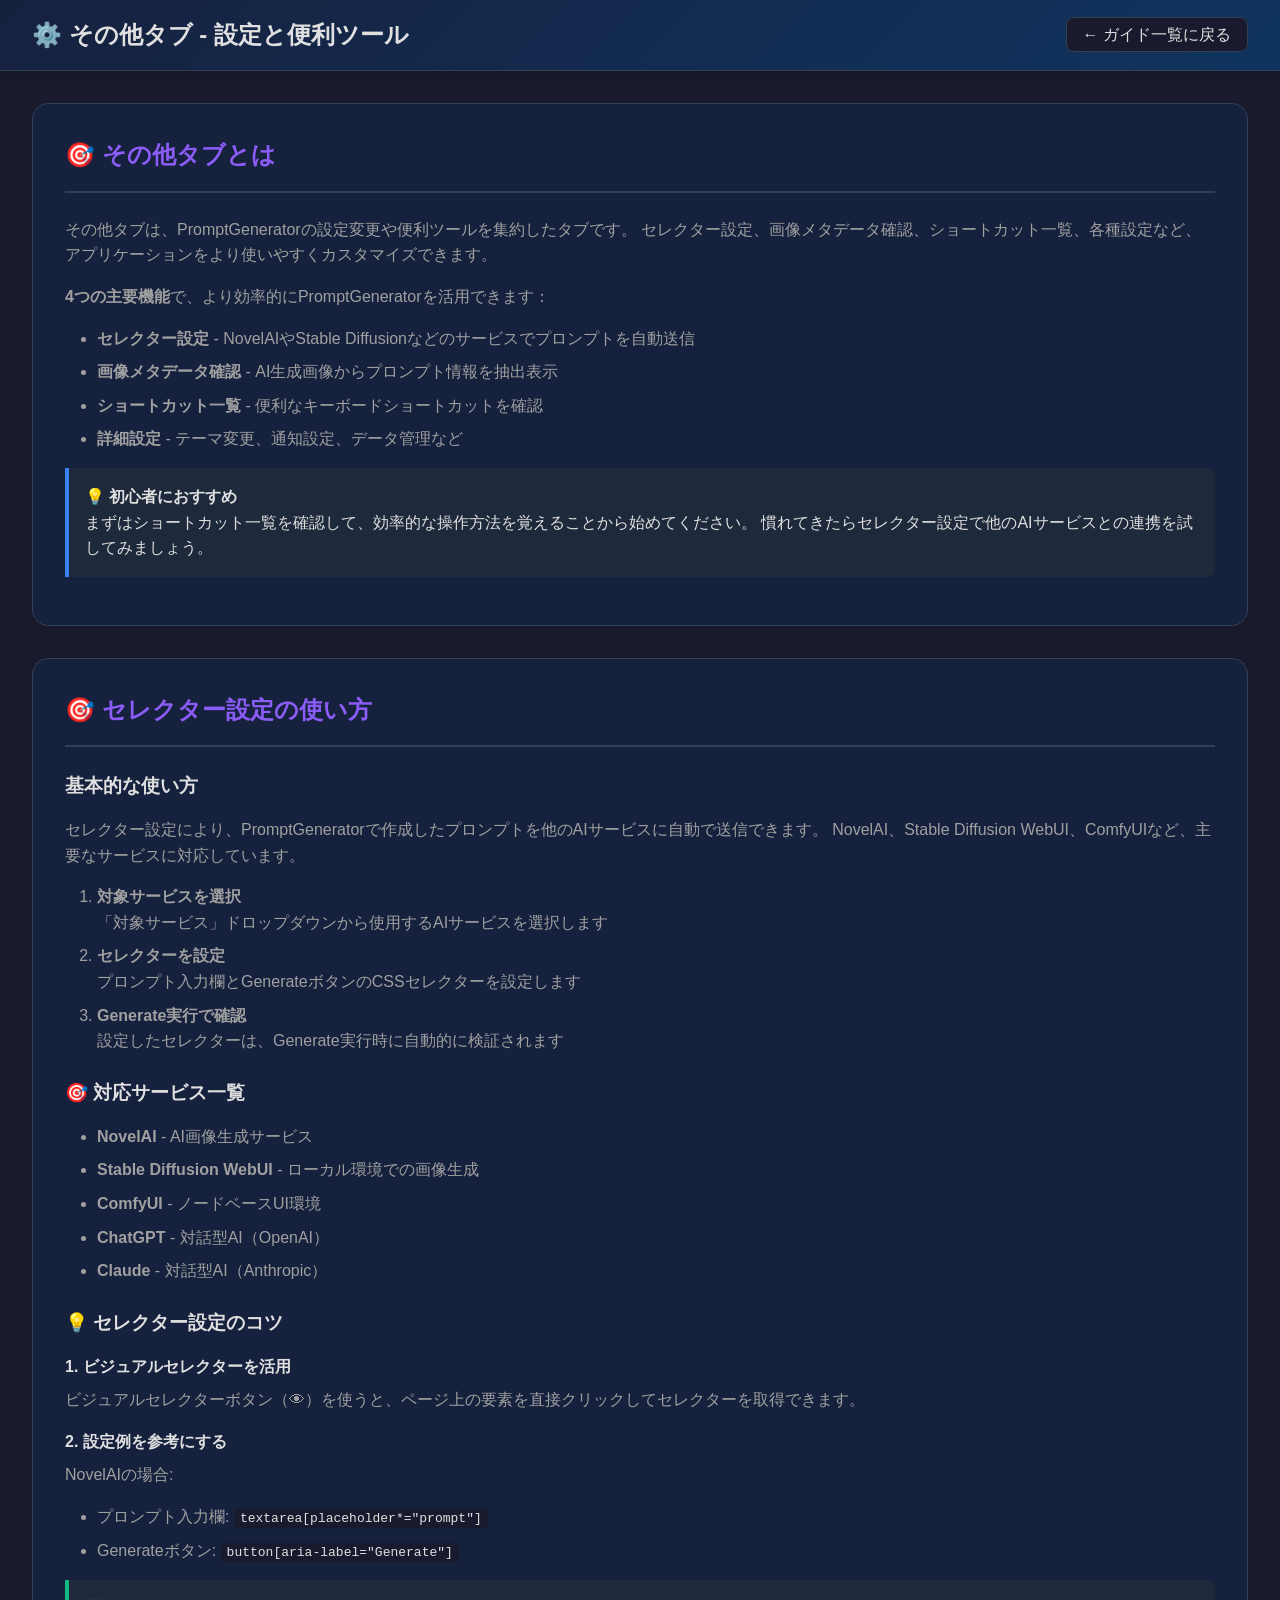
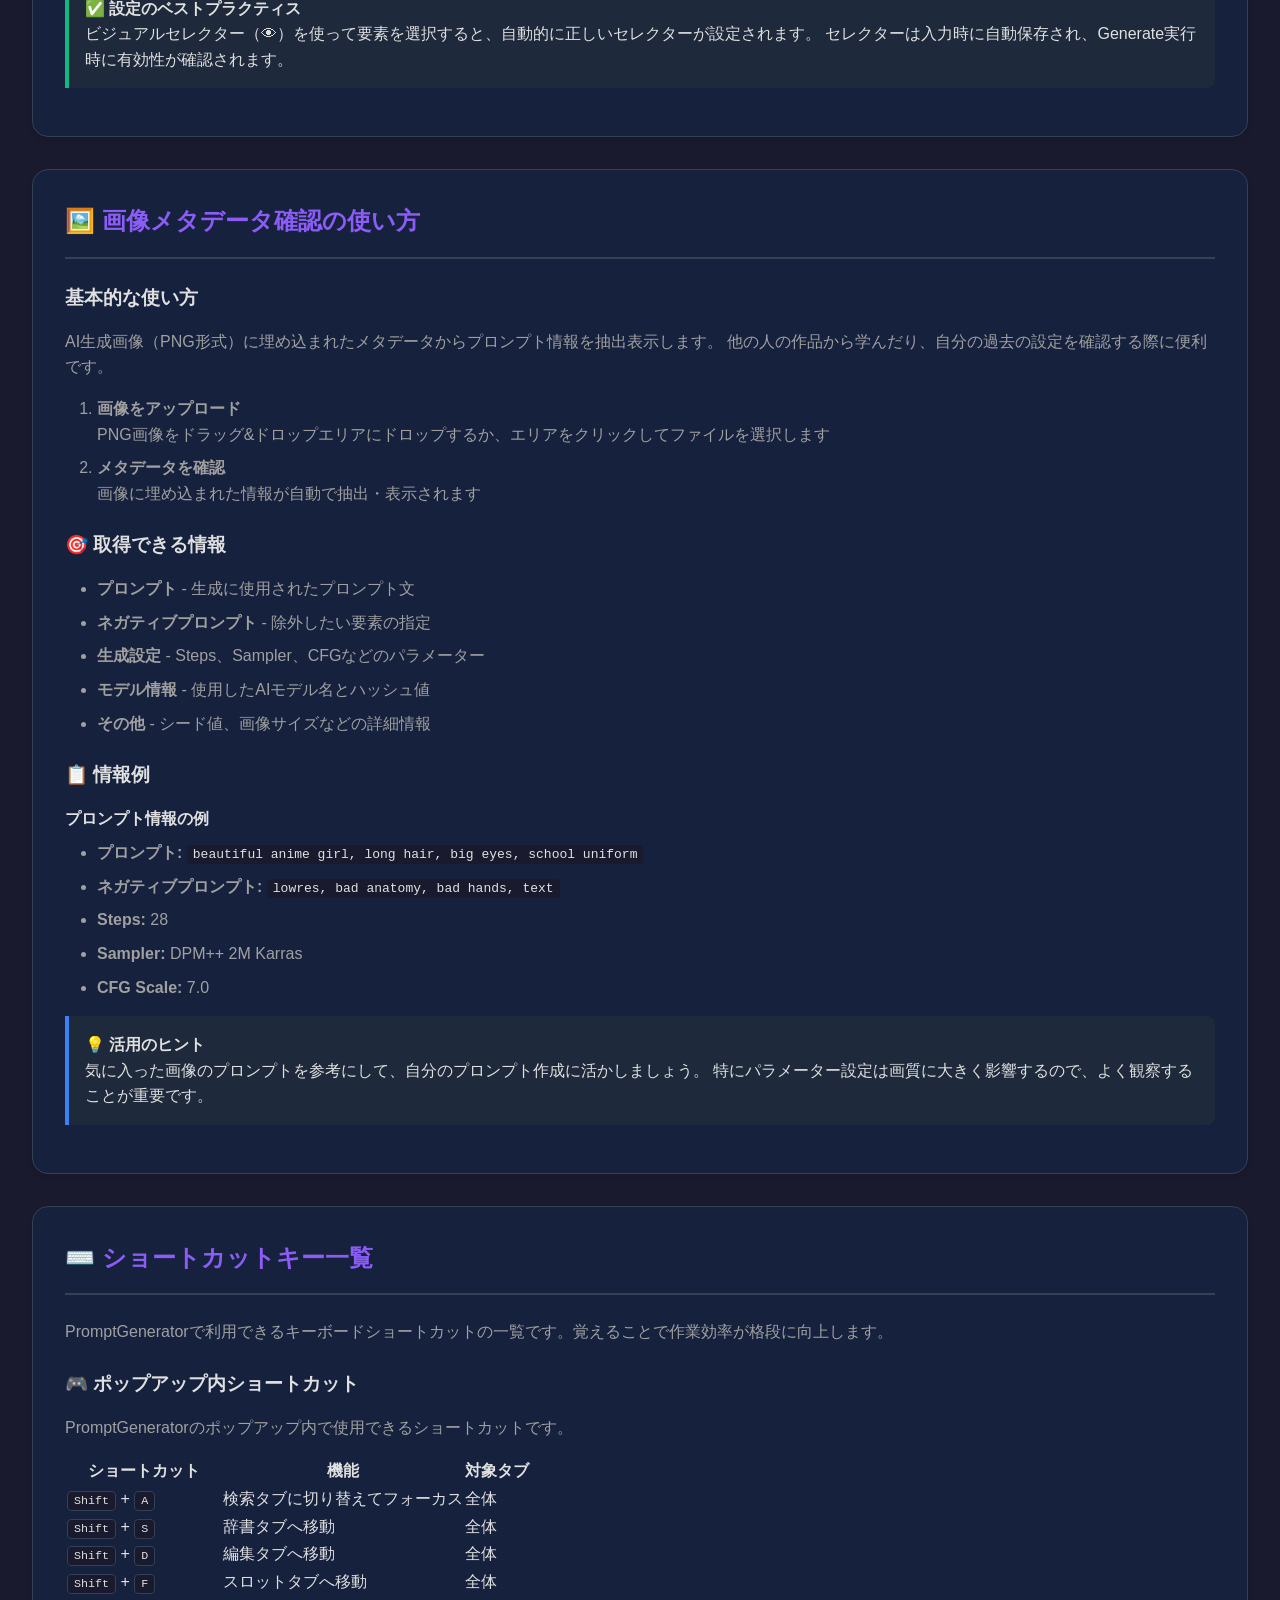
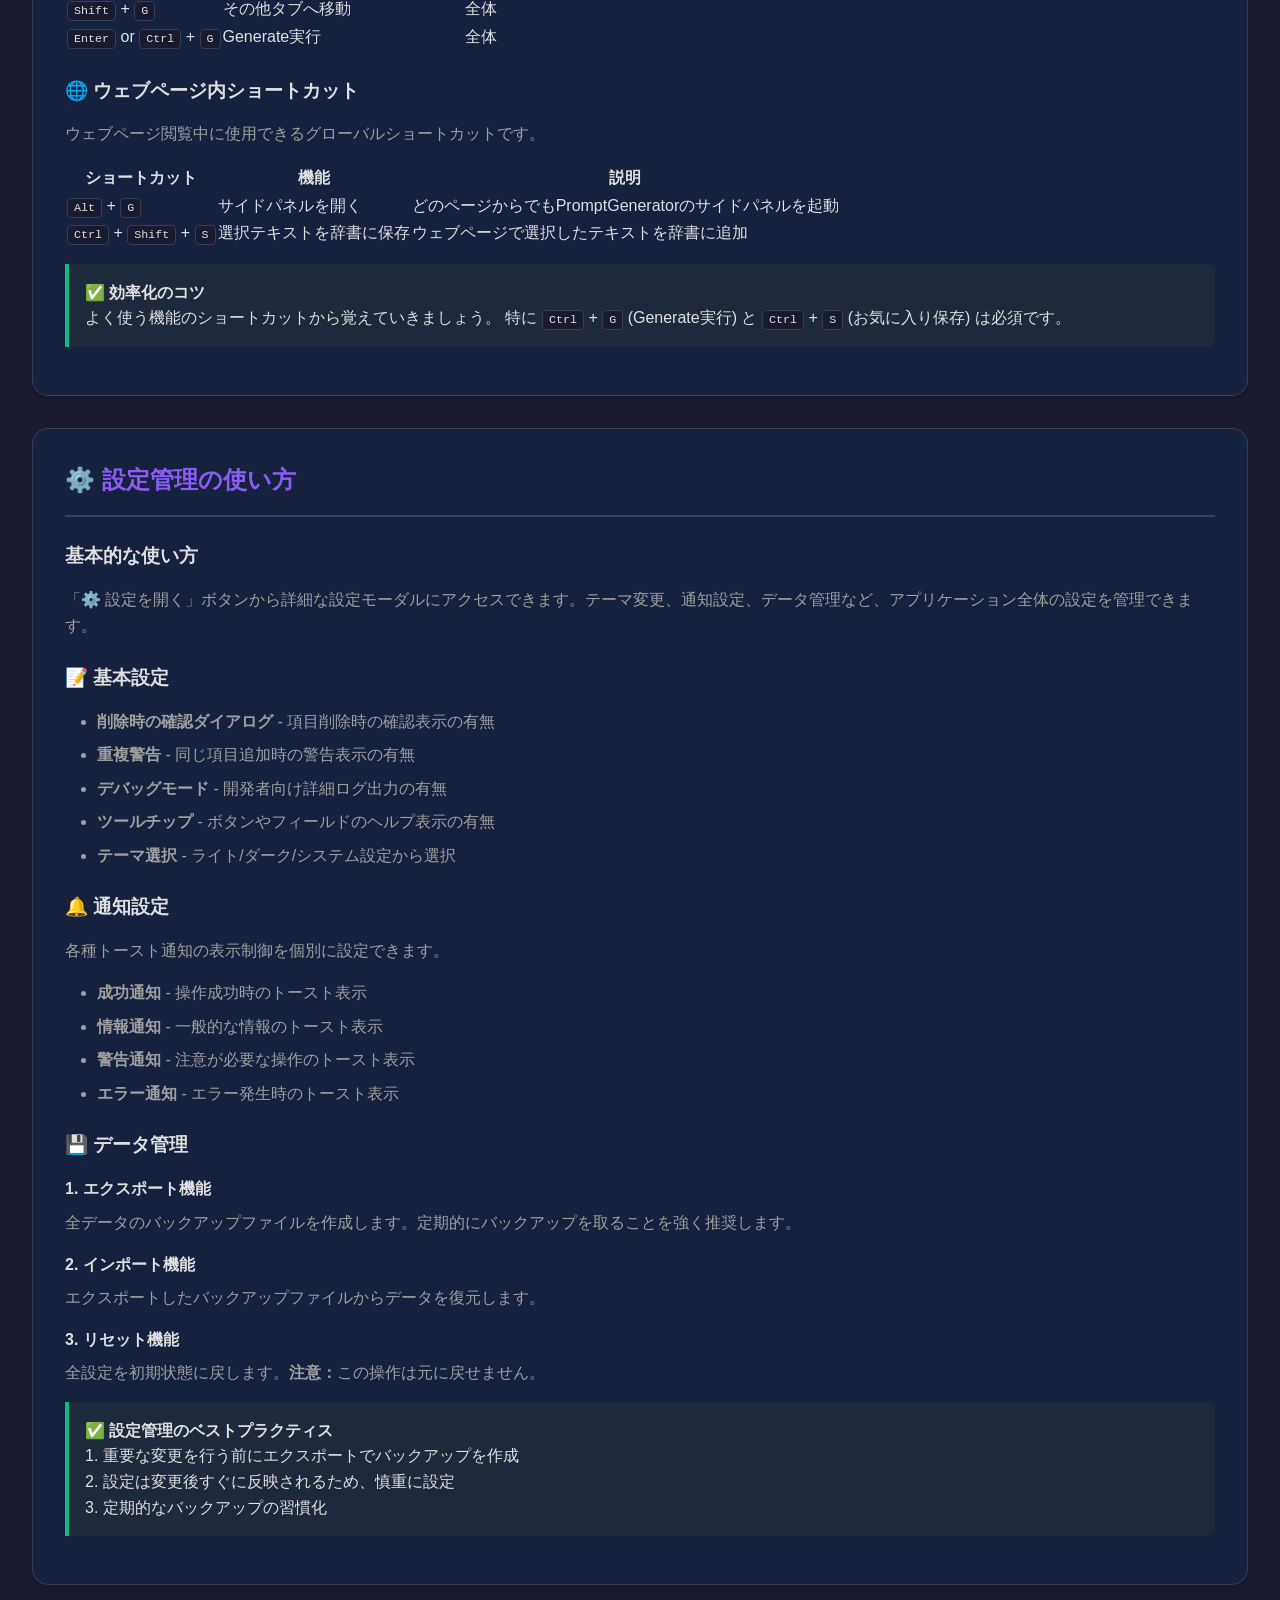
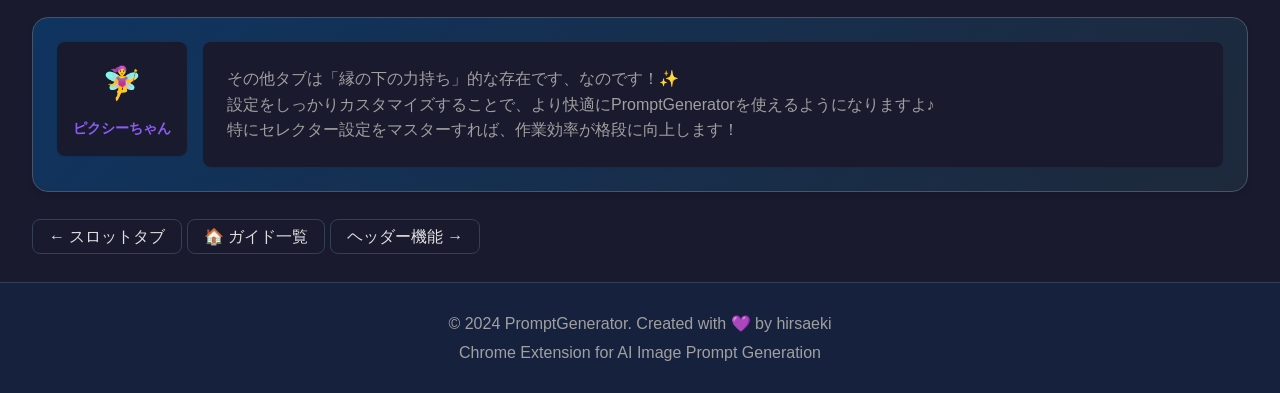
<file: tutorial/other.html>
<!DOCTYPE html>
<html lang="ja">
<head>
    <meta charset="UTF-8">
    <meta name="viewport" content="width=device-width, initial-scale=1.0">
    <title>その他タブ - PromptGenerator 使い方ガイド</title>
    <link rel="stylesheet" href="style.css">
    <link rel="icon" type="image/png" href="https://raw.githubusercontent.com/hirsaeki/PromptGenerator-for-NovelAI/main/PromptGeneratorPlus/assets/icon/Icon128.png">
</head>
<body>
    <header>
        <nav>
            <div class="nav-container">
                <div class="nav-left">
                    <h1>⚙️ その他タブ - 設定と便利ツール</h1>
                </div>
                <div class="nav-right">
                    <a href="index.html" class="nav-link">← ガイド一覧に戻る</a>
                </div>
            </div>
        </nav>
    </header>

    <main>
        <div class="tutorial-wrapper">
            <!-- 概要 -->
            <section class="content-section">
                <h2>🎯 その他タブとは</h2>
                <p>
                    その他タブは、PromptGeneratorの設定変更や便利ツールを集約したタブです。
                    セレクター設定、画像メタデータ確認、ショートカット一覧、各種設定など、
                    アプリケーションをより使いやすくカスタマイズできます。
                </p>
                <p>
                    <strong>4つの主要機能</strong>で、より効率的にPromptGeneratorを活用できます：
                </p>
                <ul>
                    <li><strong>セレクター設定</strong> - NovelAIやStable Diffusionなどのサービスでプロンプトを自動送信</li>
                    <li><strong>画像メタデータ確認</strong> - AI生成画像からプロンプト情報を抽出表示</li>
                    <li><strong>ショートカット一覧</strong> - 便利なキーボードショートカットを確認</li>
                    <li><strong>詳細設定</strong> - テーマ変更、通知設定、データ管理など</li>
                </ul>

                <div class="tip-box">
                    <strong>💡 初心者におすすめ</strong><br>
                    まずはショートカット一覧を確認して、効率的な操作方法を覚えることから始めてください。
                    慣れてきたらセレクター設定で他のAIサービスとの連携を試してみましょう。
                </div>
            </section>

            <!-- セレクター設定 -->
            <section class="content-section">
                <h2>🎯 セレクター設定の使い方</h2>
                
                <h3>基本的な使い方</h3>
                <p>
                    セレクター設定により、PromptGeneratorで作成したプロンプトを他のAIサービスに自動で送信できます。
                    NovelAI、Stable Diffusion WebUI、ComfyUIなど、主要なサービスに対応しています。
                </p>
                
                <ol>
                    <li><strong>対象サービスを選択</strong><br>
                        「対象サービス」ドロップダウンから使用するAIサービスを選択します</li>
                    <li><strong>セレクターを設定</strong><br>
                        プロンプト入力欄とGenerateボタンのCSSセレクターを設定します</li>
                    <li><strong>Generate実行で確認</strong><br>
                        設定したセレクターは、Generate実行時に自動的に検証されます</li>
                </ol>

                <h3>🎯 対応サービス一覧</h3>
                <ul>
                    <li><strong>NovelAI</strong> - AI画像生成サービス</li>
                    <li><strong>Stable Diffusion WebUI</strong> - ローカル環境での画像生成</li>
                    <li><strong>ComfyUI</strong> - ノードベースUI環境</li>
                    <li><strong>ChatGPT</strong> - 対話型AI（OpenAI）</li>
                    <li><strong>Claude</strong> - 対話型AI（Anthropic）</li>
                </ul>

                <h3>💡 セレクター設定のコツ</h3>
                <h4>1. ビジュアルセレクターを活用</h4>
                <p>ビジュアルセレクターボタン（👁）を使うと、ページ上の要素を直接クリックしてセレクターを取得できます。</p>
                
                <h4>2. 設定例を参考にする</h4>
                <p>NovelAIの場合:</p>
                <ul>
                    <li>プロンプト入力欄: <code>textarea[placeholder*="prompt"]</code></li>
                    <li>Generateボタン: <code>button[aria-label="Generate"]</code></li>
                </ul>

                <div class="tip-box success">
                    <strong>✅ 設定のベストプラクティス</strong><br>
                    ビジュアルセレクター（👁）を使って要素を選択すると、自動的に正しいセレクターが設定されます。
                    セレクターは入力時に自動保存され、Generate実行時に有効性が確認されます。
                </div>
            </section>

            <!-- 画像メタデータ確認 -->
            <section class="content-section">
                <h2>🖼️ 画像メタデータ確認の使い方</h2>
                
                <h3>基本的な使い方</h3>
                <p>
                    AI生成画像（PNG形式）に埋め込まれたメタデータからプロンプト情報を抽出表示します。
                    他の人の作品から学んだり、自分の過去の設定を確認する際に便利です。
                </p>
                
                <ol>
                    <li><strong>画像をアップロード</strong><br>
                        PNG画像をドラッグ&ドロップエリアにドロップするか、エリアをクリックしてファイルを選択します</li>
                    <li><strong>メタデータを確認</strong><br>
                        画像に埋め込まれた情報が自動で抽出・表示されます</li>
                </ol>

                <h3>🎯 取得できる情報</h3>
                <ul>
                    <li><strong>プロンプト</strong> - 生成に使用されたプロンプト文</li>
                    <li><strong>ネガティブプロンプト</strong> - 除外したい要素の指定</li>
                    <li><strong>生成設定</strong> - Steps、Sampler、CFGなどのパラメーター</li>
                    <li><strong>モデル情報</strong> - 使用したAIモデル名とハッシュ値</li>
                    <li><strong>その他</strong> - シード値、画像サイズなどの詳細情報</li>
                </ul>

                <h3>📋 情報例</h3>
                <h4>プロンプト情報の例</h4>
                <ul>
                    <li><strong>プロンプト:</strong> <code>beautiful anime girl, long hair, big eyes, school uniform</code></li>
                    <li><strong>ネガティブプロンプト:</strong> <code>lowres, bad anatomy, bad hands, text</code></li>
                    <li><strong>Steps:</strong> 28</li>
                    <li><strong>Sampler:</strong> DPM++ 2M Karras</li>
                    <li><strong>CFG Scale:</strong> 7.0</li>
                </ul>

                <div class="tip-box">
                    <strong>💡 活用のヒント</strong><br>
                    気に入った画像のプロンプトを参考にして、自分のプロンプト作成に活かしましょう。
                    特にパラメーター設定は画質に大きく影響するので、よく観察することが重要です。
                </div>
            </section>

            <!-- ショートカットキー一覧 -->
            <section class="content-section">
                <h2>⌨️ ショートカットキー一覧</h2>
                
                <p>PromptGeneratorで利用できるキーボードショートカットの一覧です。覚えることで作業効率が格段に向上します。</p>

                <h3>🎮 ポップアップ内ショートカット</h3>
                <p>PromptGeneratorのポップアップ内で使用できるショートカットです。</p>
                
                <table class="shortcut-table">
                    <thead>
                        <tr>
                            <th>ショートカット</th>
                            <th>機能</th>
                            <th>対象タブ</th>
                        </tr>
                    </thead>
                    <tbody>
                        <tr>
                            <td><kbd>Shift</kbd> + <kbd>A</kbd></td>
                            <td>検索タブに切り替えてフォーカス</td>
                            <td>全体</td>
                        </tr>
                        <tr>
                            <td><kbd>Shift</kbd> + <kbd>S</kbd></td>
                            <td>辞書タブへ移動</td>
                            <td>全体</td>
                        </tr>
                        <tr>
                            <td><kbd>Shift</kbd> + <kbd>D</kbd></td>
                            <td>編集タブへ移動</td>
                            <td>全体</td>
                        </tr>
                        <tr>
                            <td><kbd>Shift</kbd> + <kbd>F</kbd></td>
                            <td>スロットタブへ移動</td>
                            <td>全体</td>
                        </tr>
                        <tr>
                            <td><kbd>Shift</kbd> + <kbd>G</kbd></td>
                            <td>その他タブへ移動</td>
                            <td>全体</td>
                        </tr>
                        <tr>
                            <td><kbd>Enter</kbd> or <kbd>Ctrl</kbd> + <kbd>G</kbd></td>
                            <td>Generate実行</td>
                            <td>全体</td>
                        </tr>
                    </tbody>
                </table>

                <h3>🌐 ウェブページ内ショートカット</h3>
                <p>ウェブページ閲覧中に使用できるグローバルショートカットです。</p>
                
                <table class="shortcut-table">
                    <thead>
                        <tr>
                            <th>ショートカット</th>
                            <th>機能</th>
                            <th>説明</th>
                        </tr>
                    </thead>
                    <tbody>
                        <tr>
                            <td><kbd>Alt</kbd> + <kbd>G</kbd></td>
                            <td>サイドパネルを開く</td>
                            <td>どのページからでもPromptGeneratorのサイドパネルを起動</td>
                        </tr>
                        <tr>
                            <td><kbd>Ctrl</kbd> + <kbd>Shift</kbd> + <kbd>S</kbd></td>
                            <td>選択テキストを辞書に保存</td>
                            <td>ウェブページで選択したテキストを辞書に追加</td>
                        </tr>
                    </tbody>
                </table>

                <div class="tip-box success">
                    <strong>✅ 効率化のコツ</strong><br>
                    よく使う機能のショートカットから覚えていきましょう。
                    特に <kbd>Ctrl</kbd> + <kbd>G</kbd> (Generate実行) と <kbd>Ctrl</kbd> + <kbd>S</kbd> (お気に入り保存) は必須です。
                </div>
            </section>

            <!-- 設定管理 -->
            <section class="content-section">
                <h2>⚙️ 設定管理の使い方</h2>
                
                <h3>基本的な使い方</h3>
                <p>「⚙️ 設定を開く」ボタンから詳細な設定モーダルにアクセスできます。テーマ変更、通知設定、データ管理など、アプリケーション全体の設定を管理できます。</p>

                <h3>📝 基本設定</h3>
                <ul>
                    <li><strong>削除時の確認ダイアログ</strong> - 項目削除時の確認表示の有無</li>
                    <li><strong>重複警告</strong> - 同じ項目追加時の警告表示の有無</li>
                    <li><strong>デバッグモード</strong> - 開発者向け詳細ログ出力の有無</li>
                    <li><strong>ツールチップ</strong> - ボタンやフィールドのヘルプ表示の有無</li>
                    <li><strong>テーマ選択</strong> - ライト/ダーク/システム設定から選択</li>
                </ul>

                <h3>🔔 通知設定</h3>
                <p>各種トースト通知の表示制御を個別に設定できます。</p>
                <ul>
                    <li><strong>成功通知</strong> - 操作成功時のトースト表示</li>
                    <li><strong>情報通知</strong> - 一般的な情報のトースト表示</li>
                    <li><strong>警告通知</strong> - 注意が必要な操作のトースト表示</li>
                    <li><strong>エラー通知</strong> - エラー発生時のトースト表示</li>
                </ul>

                <h3>💾 データ管理</h3>
                <h4>1. エクスポート機能</h4>
                <p>全データのバックアップファイルを作成します。定期的にバックアップを取ることを強く推奨します。</p>

                <h4>2. インポート機能</h4>
                <p>エクスポートしたバックアップファイルからデータを復元します。</p>

                <h4>3. リセット機能</h4>
                <p>全設定を初期状態に戻します。<strong>注意：</strong>この操作は元に戻せません。</p>

                <div class="tip-box success">
                    <strong>✅ 設定管理のベストプラクティス</strong><br>
                    1. 重要な変更を行う前にエクスポートでバックアップを作成<br>
                    2. 設定は変更後すぐに反映されるため、慎重に設定<br>
                    3. 定期的なバックアップの習慣化
                </div>
            </section>

            <!-- 妖精のアドバイス -->
            <section class="fairy-message">
                <div class="message-content">
                    <div class="fairy-character">
                        <span class="fairy-icon">🧚‍♀️</span>
                        <span class="fairy-name">ピクシーちゃん</span>
                    </div>
                    <div class="message-text">
                        <p>
                            その他タブは「縁の下の力持ち」的な存在です、なのです！✨<br>
                            設定をしっかりカスタマイズすることで、より快適にPromptGeneratorを使えるようになりますよ♪<br>
                            特にセレクター設定をマスターすれば、作業効率が格段に向上します！
                        </p>
                    </div>
                </div>
            </section>

            <!-- ナビゲーション -->
            <nav class="tutorial-nav">
                <div class="nav-links">
                    <a href="slot.html" class="nav-link prev">← スロットタブ</a>
                    <a href="index.html" class="nav-link home">🏠 ガイド一覧</a>
                    <a href="header.html" class="nav-link next">ヘッダー機能 →</a>
                </div>
            </nav>
        </div>
    </main>

    <footer>
        <div class="footer-container">
            <div class="footer-content">
                <p>© 2024 PromptGenerator. Created with 💜 by hirsaeki</p>
                <p>Chrome Extension for AI Image Prompt Generation</p>
            </div>
        </div>
    </footer>
</body>
</html>
</file>
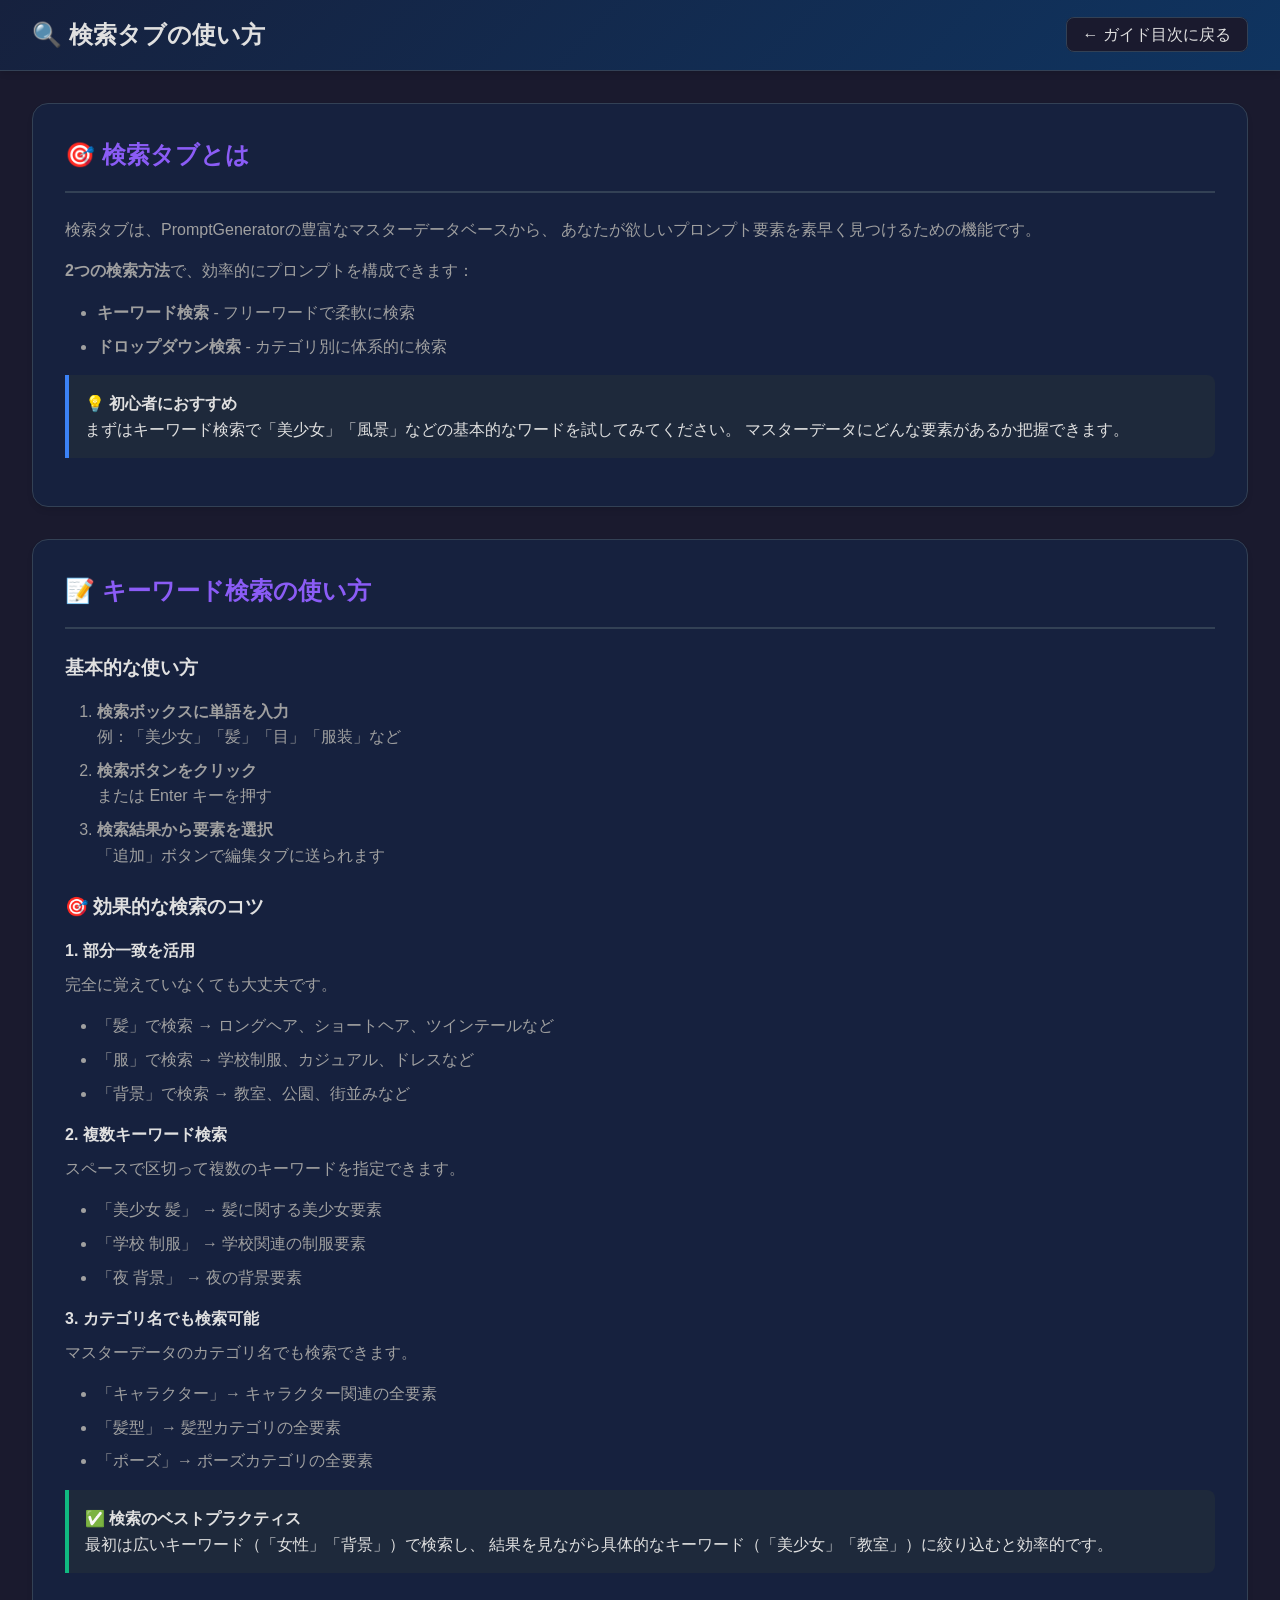
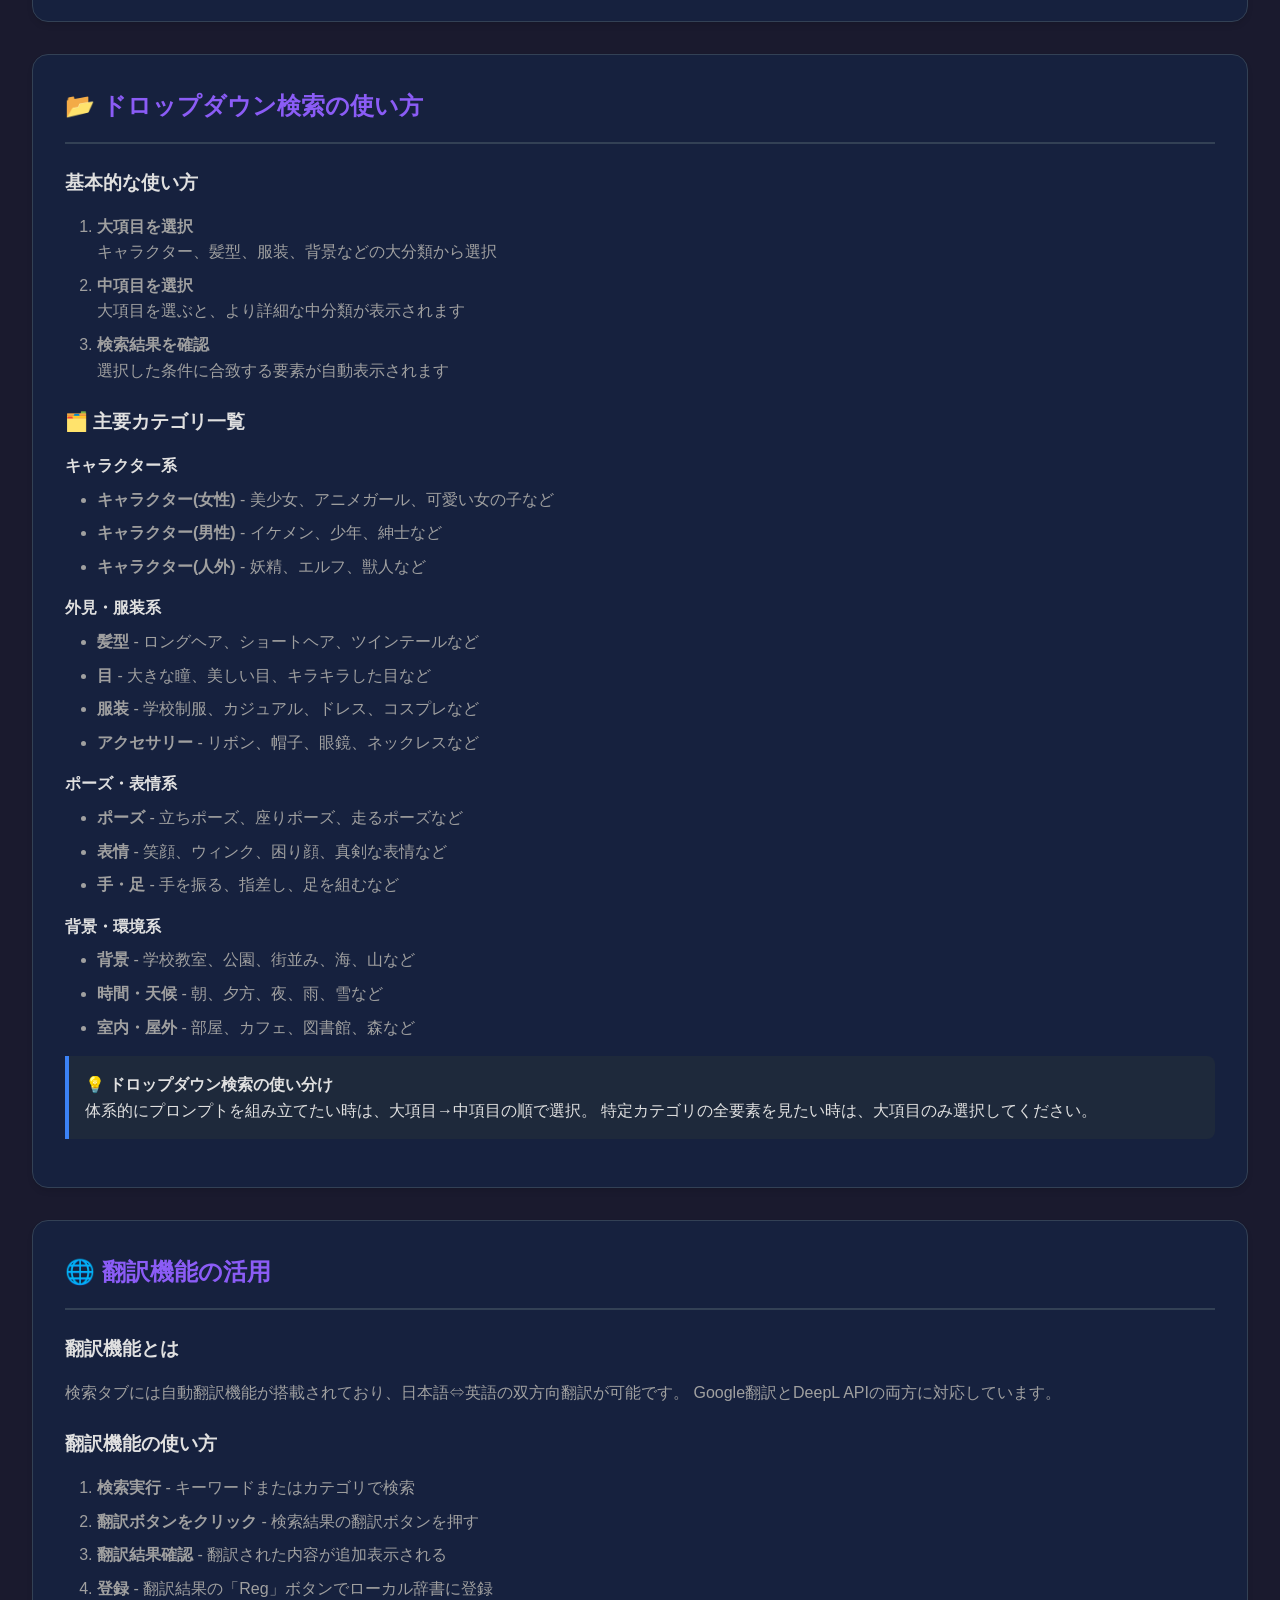
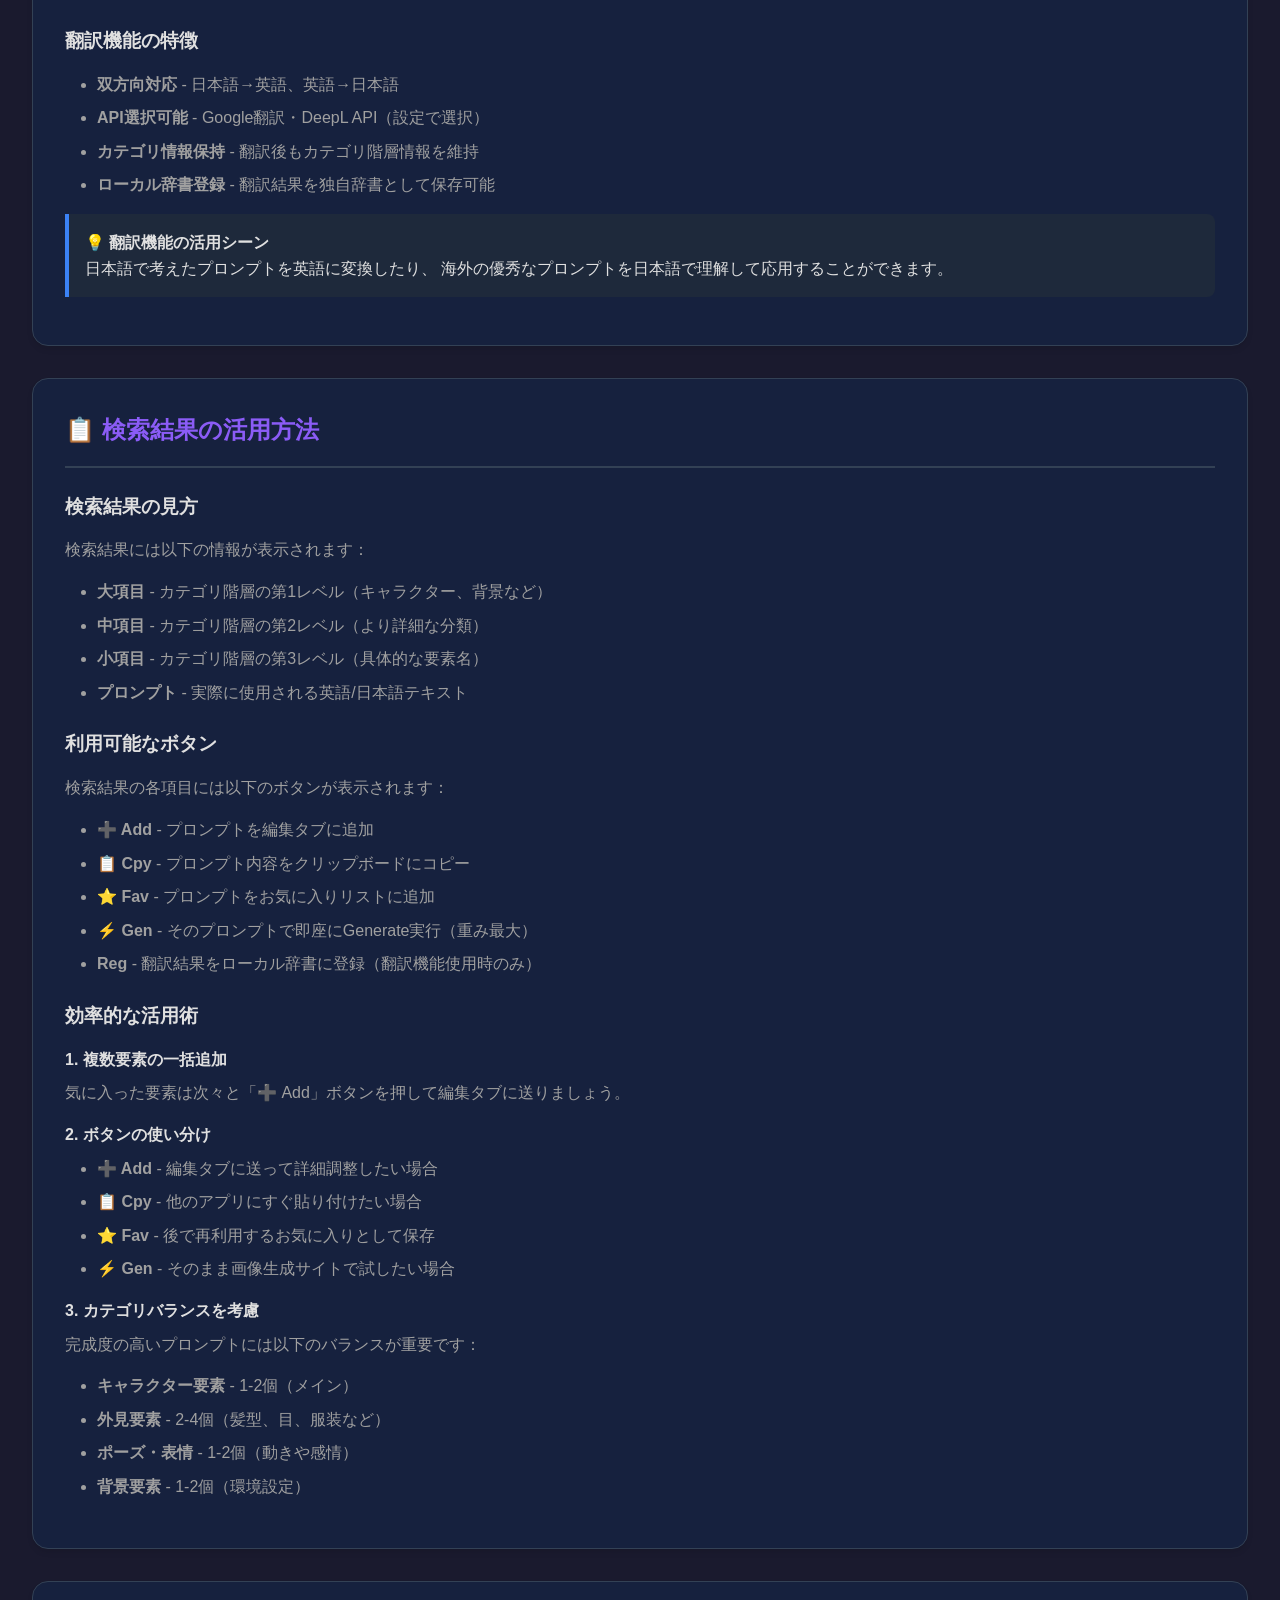
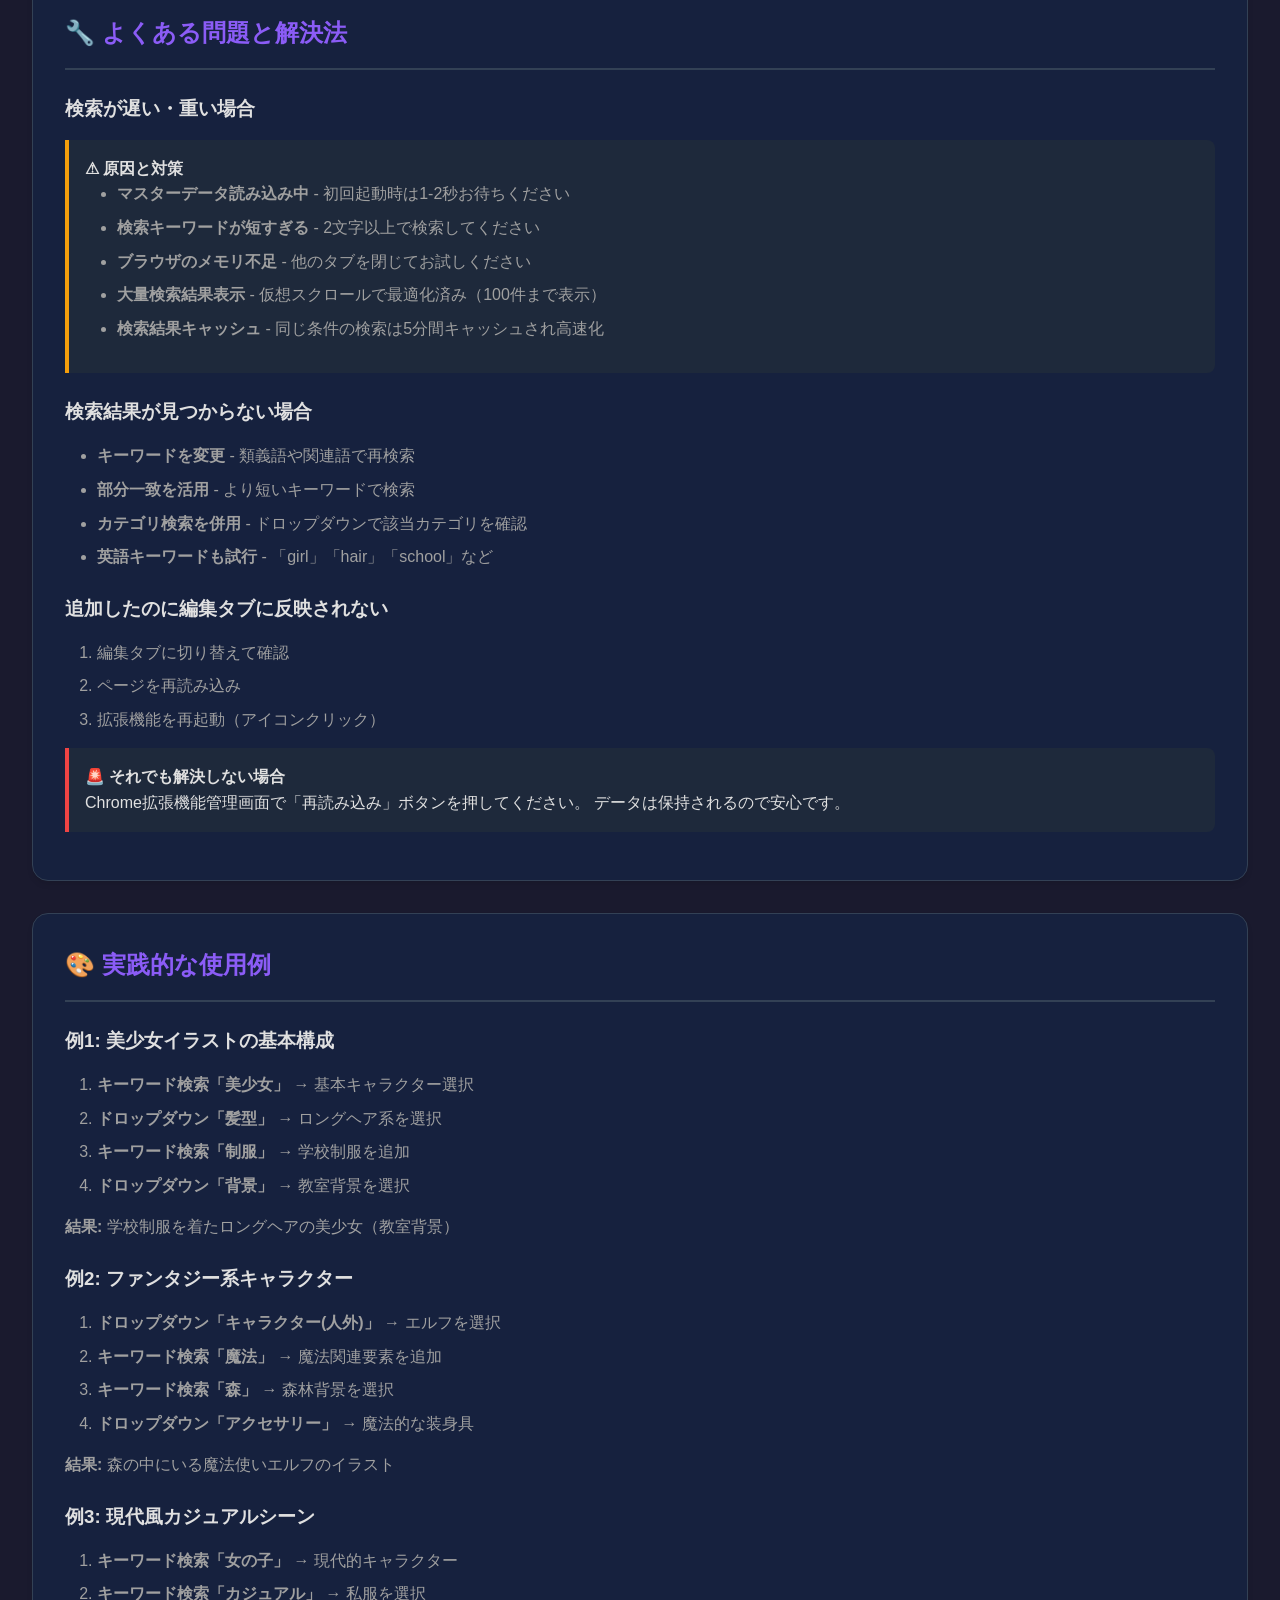
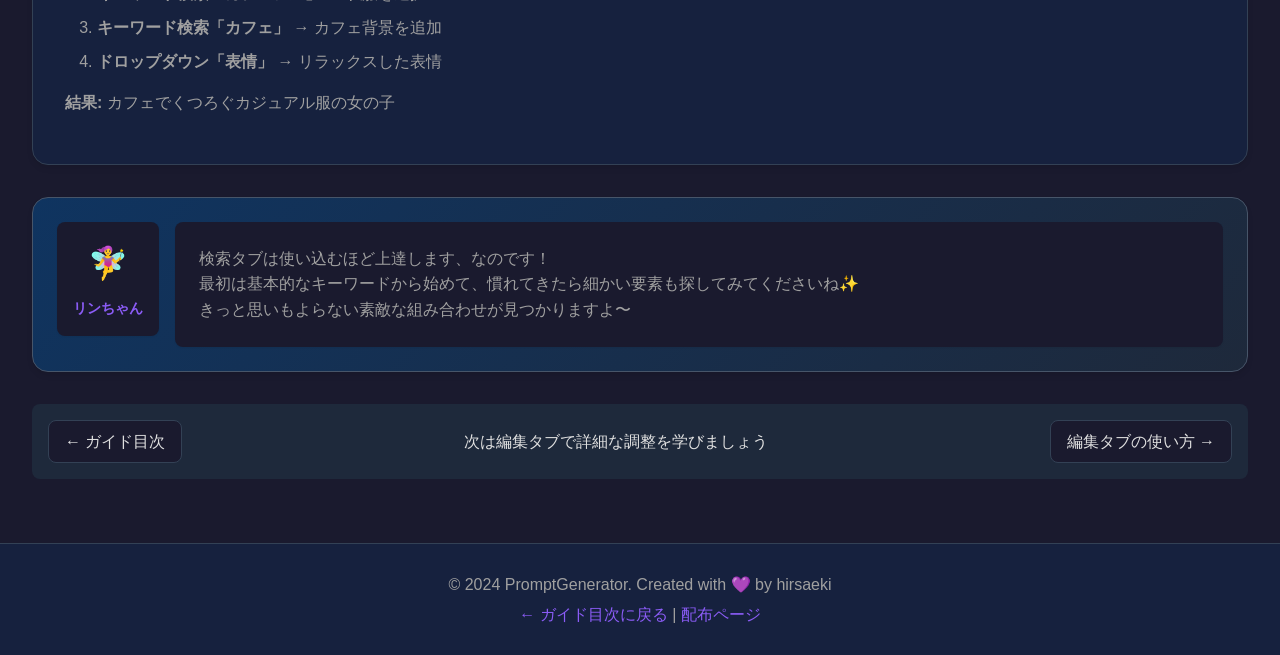
<file: tutorial/search.html>
<!DOCTYPE html>
<html lang="ja">
<head>
    <meta charset="UTF-8">
    <meta name="viewport" content="width=device-width, initial-scale=1.0">
    <title>検索タブの使い方 - PromptGenerator</title>
    <link rel="stylesheet" href="style.css">
    <link rel="icon" type="image/png" href="https://raw.githubusercontent.com/hirsaeki/PromptGenerator-for-NovelAI/main/PromptGeneratorPlus/assets/icon/Icon128.png">
</head>
<body>
    <header>
        <nav>
            <div class="nav-container">
                <div class="nav-left">
                    <h1>🔍 検索タブの使い方</h1>
                </div>
                <div class="nav-right">
                    <a href="index.html" class="nav-link">← ガイド目次に戻る</a>
                </div>
            </div>
        </nav>
    </header>

    <main>
        <div class="tutorial-wrapper">
            <!-- 概要 -->
            <section class="content-section">
                <h2>🎯 検索タブとは</h2>
                <p>
                    検索タブは、PromptGeneratorの豊富なマスターデータベースから、
                    あなたが欲しいプロンプト要素を素早く見つけるための機能です。
                </p>
                <p>
                    <strong>2つの検索方法</strong>で、効率的にプロンプトを構成できます：
                </p>
                <ul>
                    <li><strong>キーワード検索</strong> - フリーワードで柔軟に検索</li>
                    <li><strong>ドロップダウン検索</strong> - カテゴリ別に体系的に検索</li>
                </ul>

                <div class="tip-box">
                    <strong>💡 初心者におすすめ</strong><br>
                    まずはキーワード検索で「美少女」「風景」などの基本的なワードを試してみてください。
                    マスターデータにどんな要素があるか把握できます。
                </div>
            </section>

            <!-- キーワード検索 -->
            <section class="content-section">
                <h2>📝 キーワード検索の使い方</h2>
                
                <h3>基本的な使い方</h3>
                <ol>
                    <li><strong>検索ボックスに単語を入力</strong><br>
                        例：「美少女」「髪」「目」「服装」など</li>
                    <li><strong>検索ボタンをクリック</strong><br>
                        または Enter キーを押す</li>
                    <li><strong>検索結果から要素を選択</strong><br>
                        「追加」ボタンで編集タブに送られます</li>
                </ol>

                <h3>🎯 効果的な検索のコツ</h3>
                
                <h4>1. 部分一致を活用</h4>
                <p>完全に覚えていなくても大丈夫です。</p>
                <ul>
                    <li>「髪」で検索 → ロングヘア、ショートヘア、ツインテールなど</li>
                    <li>「服」で検索 → 学校制服、カジュアル、ドレスなど</li>
                    <li>「背景」で検索 → 教室、公園、街並みなど</li>
                </ul>

                <h4>2. 複数キーワード検索</h4>
                <p>スペースで区切って複数のキーワードを指定できます。</p>
                <ul>
                    <li>「美少女 髪」 → 髪に関する美少女要素</li>
                    <li>「学校 制服」 → 学校関連の制服要素</li>
                    <li>「夜 背景」 → 夜の背景要素</li>
                </ul>

                <h4>3. カテゴリ名でも検索可能</h4>
                <p>マスターデータのカテゴリ名でも検索できます。</p>
                <ul>
                    <li>「キャラクター」→ キャラクター関連の全要素</li>
                    <li>「髪型」→ 髪型カテゴリの全要素</li>
                    <li>「ポーズ」→ ポーズカテゴリの全要素</li>
                </ul>

                <div class="tip-box success">
                    <strong>✅ 検索のベストプラクティス</strong><br>
                    最初は広いキーワード（「女性」「背景」）で検索し、
                    結果を見ながら具体的なキーワード（「美少女」「教室」）に絞り込むと効率的です。
                </div>
            </section>

            <!-- ドロップダウン検索 -->
            <section class="content-section">
                <h2>📂 ドロップダウン検索の使い方</h2>
                
                <h3>基本的な使い方</h3>
                <ol>
                    <li><strong>大項目を選択</strong><br>
                        キャラクター、髪型、服装、背景などの大分類から選択</li>
                    <li><strong>中項目を選択</strong><br>
                        大項目を選ぶと、より詳細な中分類が表示されます</li>
                    <li><strong>検索結果を確認</strong><br>
                        選択した条件に合致する要素が自動表示されます</li>
                </ol>

                <h3>🗂️ 主要カテゴリ一覧</h3>
                
                <h4>キャラクター系</h4>
                <ul>
                    <li><strong>キャラクター(女性)</strong> - 美少女、アニメガール、可愛い女の子など</li>
                    <li><strong>キャラクター(男性)</strong> - イケメン、少年、紳士など</li>
                    <li><strong>キャラクター(人外)</strong> - 妖精、エルフ、獣人など</li>
                </ul>

                <h4>外見・服装系</h4>
                <ul>
                    <li><strong>髪型</strong> - ロングヘア、ショートヘア、ツインテールなど</li>
                    <li><strong>目</strong> - 大きな瞳、美しい目、キラキラした目など</li>
                    <li><strong>服装</strong> - 学校制服、カジュアル、ドレス、コスプレなど</li>
                    <li><strong>アクセサリー</strong> - リボン、帽子、眼鏡、ネックレスなど</li>
                </ul>

                <h4>ポーズ・表情系</h4>
                <ul>
                    <li><strong>ポーズ</strong> - 立ちポーズ、座りポーズ、走るポーズなど</li>
                    <li><strong>表情</strong> - 笑顔、ウィンク、困り顔、真剣な表情など</li>
                    <li><strong>手・足</strong> - 手を振る、指差し、足を組むなど</li>
                </ul>

                <h4>背景・環境系</h4>
                <ul>
                    <li><strong>背景</strong> - 学校教室、公園、街並み、海、山など</li>
                    <li><strong>時間・天候</strong> - 朝、夕方、夜、雨、雪など</li>
                    <li><strong>室内・屋外</strong> - 部屋、カフェ、図書館、森など</li>
                </ul>

                <div class="tip-box">
                    <strong>💡 ドロップダウン検索の使い分け</strong><br>
                    体系的にプロンプトを組み立てたい時は、大項目→中項目の順で選択。
                    特定カテゴリの全要素を見たい時は、大項目のみ選択してください。
                </div>
            </section>

            <!-- 翻訳機能 -->
            <section class="content-section">
                <h2>🌐 翻訳機能の活用</h2>
                
                <h3>翻訳機能とは</h3>
                <p>
                    検索タブには自動翻訳機能が搭載されており、日本語⇔英語の双方向翻訳が可能です。
                    Google翻訳とDeepL APIの両方に対応しています。
                </p>
                
                <h3>翻訳機能の使い方</h3>
                <ol>
                    <li><strong>検索実行</strong> - キーワードまたはカテゴリで検索</li>
                    <li><strong>翻訳ボタンをクリック</strong> - 検索結果の翻訳ボタンを押す</li>
                    <li><strong>翻訳結果確認</strong> - 翻訳された内容が追加表示される</li>
                    <li><strong>登録</strong> - 翻訳結果の「Reg」ボタンでローカル辞書に登録</li>
                </ol>

                <h3>翻訳機能の特徴</h3>
                <ul>
                    <li><strong>双方向対応</strong> - 日本語→英語、英語→日本語</li>
                    <li><strong>API選択可能</strong> - Google翻訳・DeepL API（設定で選択）</li>
                    <li><strong>カテゴリ情報保持</strong> - 翻訳後もカテゴリ階層情報を維持</li>
                    <li><strong>ローカル辞書登録</strong> - 翻訳結果を独自辞書として保存可能</li>
                </ul>

                <div class="tip-box">
                    <strong>💡 翻訳機能の活用シーン</strong><br>
                    日本語で考えたプロンプトを英語に変換したり、
                    海外の優秀なプロンプトを日本語で理解して応用することができます。
                </div>
            </section>

            <!-- 検索結果の活用 -->
            <section class="content-section">
                <h2>📋 検索結果の活用方法</h2>

                <h3>検索結果の見方</h3>
                <p>検索結果には以下の情報が表示されます：</p>
                <ul>
                    <li><strong>大項目</strong> - カテゴリ階層の第1レベル（キャラクター、背景など）</li>
                    <li><strong>中項目</strong> - カテゴリ階層の第2レベル（より詳細な分類）</li>
                    <li><strong>小項目</strong> - カテゴリ階層の第3レベル（具体的な要素名）</li>
                    <li><strong>プロンプト</strong> - 実際に使用される英語/日本語テキスト</li>
                </ul>
                
                <h3>利用可能なボタン</h3>
                <p>検索結果の各項目には以下のボタンが表示されます：</p>
                <ul>
                    <li><strong>➕ Add</strong> - プロンプトを編集タブに追加</li>
                    <li><strong>📋 Cpy</strong> - プロンプト内容をクリップボードにコピー</li>
                    <li><strong>⭐️ Fav</strong> - プロンプトをお気に入りリストに追加</li>
                    <li><strong>⚡ Gen</strong> - そのプロンプトで即座にGenerate実行（重み最大）</li>
                    <li><strong>Reg</strong> - 翻訳結果をローカル辞書に登録（翻訳機能使用時のみ）</li>
                </ul>

                <h3>効率的な活用術</h3>
                
                <h4>1. 複数要素の一括追加</h4>
                <p>気に入った要素は次々と「➕ Add」ボタンを押して編集タブに送りましょう。</p>
                
                <h4>2. ボタンの使い分け</h4>
                <ul>
                    <li><strong>➕ Add</strong> - 編集タブに送って詳細調整したい場合</li>
                    <li><strong>📋 Cpy</strong> - 他のアプリにすぐ貼り付けたい場合</li>
                    <li><strong>⭐️ Fav</strong> - 後で再利用するお気に入りとして保存</li>
                    <li><strong>⚡ Gen</strong> - そのまま画像生成サイトで試したい場合</li>
                </ul>
                
                <h4>3. カテゴリバランスを考慮</h4>
                <p>完成度の高いプロンプトには以下のバランスが重要です：</p>
                <ul>
                    <li><strong>キャラクター要素</strong> - 1-2個（メイン）</li>
                    <li><strong>外見要素</strong> - 2-4個（髪型、目、服装など）</li>
                    <li><strong>ポーズ・表情</strong> - 1-2個（動きや感情）</li>
                    <li><strong>背景要素</strong> - 1-2個（環境設定）</li>
                </ul>

            </section>

            <!-- トラブルシューティング -->
            <section class="content-section" id="performance">
                <h2>🔧 よくある問題と解決法</h2>

                <h3>検索が遅い・重い場合</h3>
                <div class="tip-box warning">
                    <strong>⚠ 原因と対策</strong>
                    <ul>
                        <li><strong>マスターデータ読み込み中</strong> - 初回起動時は1-2秒お待ちください</li>
                        <li><strong>検索キーワードが短すぎる</strong> - 2文字以上で検索してください</li>
                        <li><strong>ブラウザのメモリ不足</strong> - 他のタブを閉じてお試しください</li>
                        <li><strong>大量検索結果表示</strong> - 仮想スクロールで最適化済み（100件まで表示）</li>
                        <li><strong>検索結果キャッシュ</strong> - 同じ条件の検索は5分間キャッシュされ高速化</li>
                    </ul>
                </div>

                <h3>検索結果が見つからない場合</h3>
                <ul>
                    <li><strong>キーワードを変更</strong> - 類義語や関連語で再検索</li>
                    <li><strong>部分一致を活用</strong> - より短いキーワードで検索</li>
                    <li><strong>カテゴリ検索を併用</strong> - ドロップダウンで該当カテゴリを確認</li>
                    <li><strong>英語キーワードも試行</strong> - 「girl」「hair」「school」など</li>
                </ul>

                <h3>追加したのに編集タブに反映されない</h3>
                <ol>
                    <li>編集タブに切り替えて確認</li>
                    <li>ページを再読み込み</li>
                    <li>拡張機能を再起動（アイコンクリック）</li>
                </ol>

                <div class="tip-box danger">
                    <strong>🚨 それでも解決しない場合</strong><br>
                    Chrome拡張機能管理画面で「再読み込み」ボタンを押してください。
                    データは保持されるので安心です。
                </div>
            </section>

            <!-- 実践的な使用例 -->
            <section class="content-section">
                <h2>🎨 実践的な使用例</h2>

                <h3>例1: 美少女イラストの基本構成</h3>
                <ol>
                    <li><strong>キーワード検索「美少女」</strong> → 基本キャラクター選択</li>
                    <li><strong>ドロップダウン「髪型」</strong> → ロングヘア系を選択</li>
                    <li><strong>キーワード検索「制服」</strong> → 学校制服を追加</li>
                    <li><strong>ドロップダウン「背景」</strong> → 教室背景を選択</li>
                </ol>
                <p><strong>結果:</strong> 学校制服を着たロングヘアの美少女（教室背景）</p>

                <h3>例2: ファンタジー系キャラクター</h3>
                <ol>
                    <li><strong>ドロップダウン「キャラクター(人外)」</strong> → エルフを選択</li>
                    <li><strong>キーワード検索「魔法」</strong> → 魔法関連要素を追加</li>
                    <li><strong>キーワード検索「森」</strong> → 森林背景を選択</li>
                    <li><strong>ドロップダウン「アクセサリー」</strong> → 魔法的な装身具</li>
                </ol>
                <p><strong>結果:</strong> 森の中にいる魔法使いエルフのイラスト</p>

                <h3>例3: 現代風カジュアルシーン</h3>
                <ol>
                    <li><strong>キーワード検索「女の子」</strong> → 現代的キャラクター</li>
                    <li><strong>キーワード検索「カジュアル」</strong> → 私服を選択</li>
                    <li><strong>キーワード検索「カフェ」</strong> → カフェ背景を追加</li>
                    <li><strong>ドロップダウン「表情」</strong> → リラックスした表情</li>
                </ol>
                <p><strong>結果:</strong> カフェでくつろぐカジュアル服の女の子</p>
            </section>

            <!-- 妖精のアドバイス -->
            <section class="fairy-message">
                <div class="message-content">
                    <div class="fairy-character">
                        <span class="fairy-icon">🧚‍♀️</span>
                        <span class="fairy-name">リンちゃん</span>
                    </div>
                    <div class="message-text">
                        <p>
                            検索タブは使い込むほど上達します、なのです！<br>
                            最初は基本的なキーワードから始めて、慣れてきたら細かい要素も探してみてくださいね✨<br>
                            きっと思いもよらない素敵な組み合わせが見つかりますよ〜
                        </p>
                    </div>
                </div>
            </section>

            <!-- ページナビゲーション -->
            <nav class="page-nav">
                <a href="index.html" class="nav-btn">← ガイド目次</a>
                <span>次は編集タブで詳細な調整を学びましょう</span>
                <a href="edit.html" class="nav-btn">編集タブの使い方 →</a>
            </nav>
        </div>
    </main>

    <footer>
        <div class="footer-container">
            <div class="footer-content">
                <p>© 2024 PromptGenerator. Created with 💜 by hirsaeki</p>
                <p><a href="index.html">← ガイド目次に戻る</a> | <a href="../index.html">配布ページ</a></p>
            </div>
        </div>
    </footer>
</body>
</html>
</file>
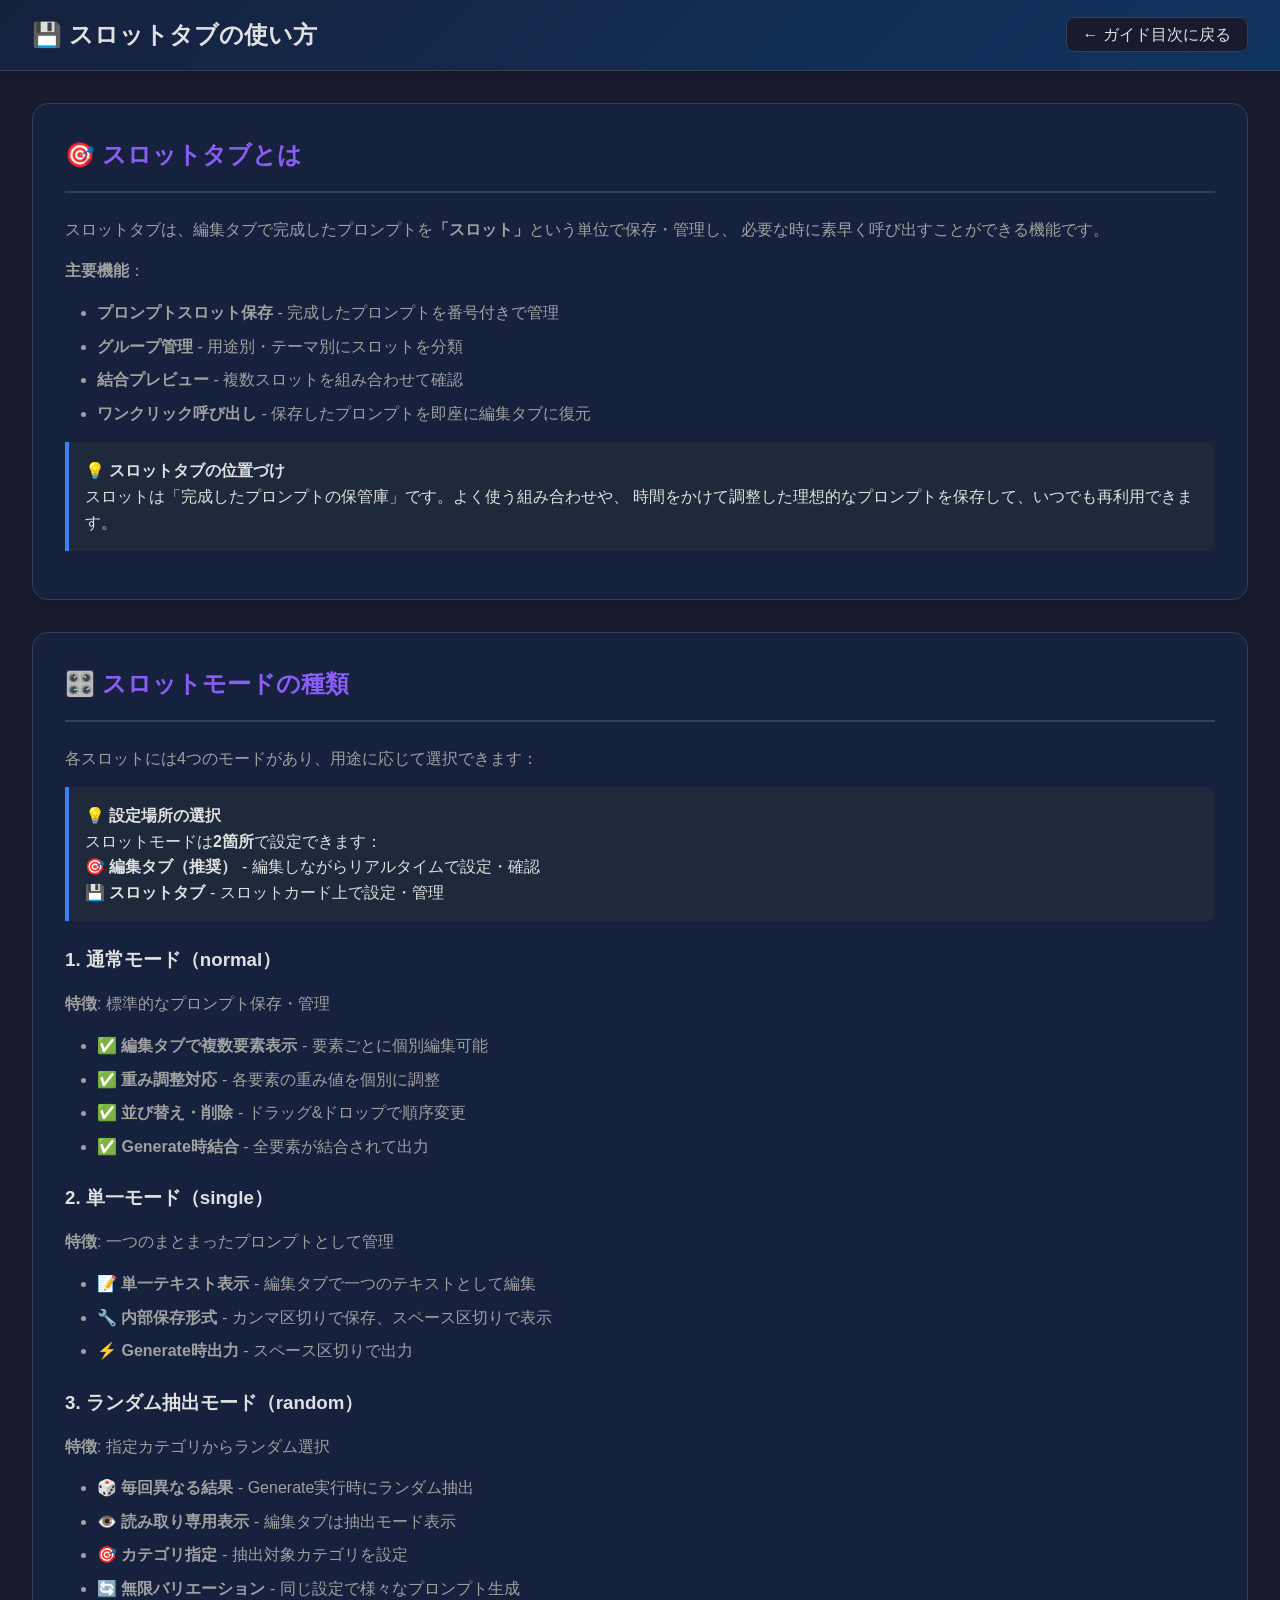
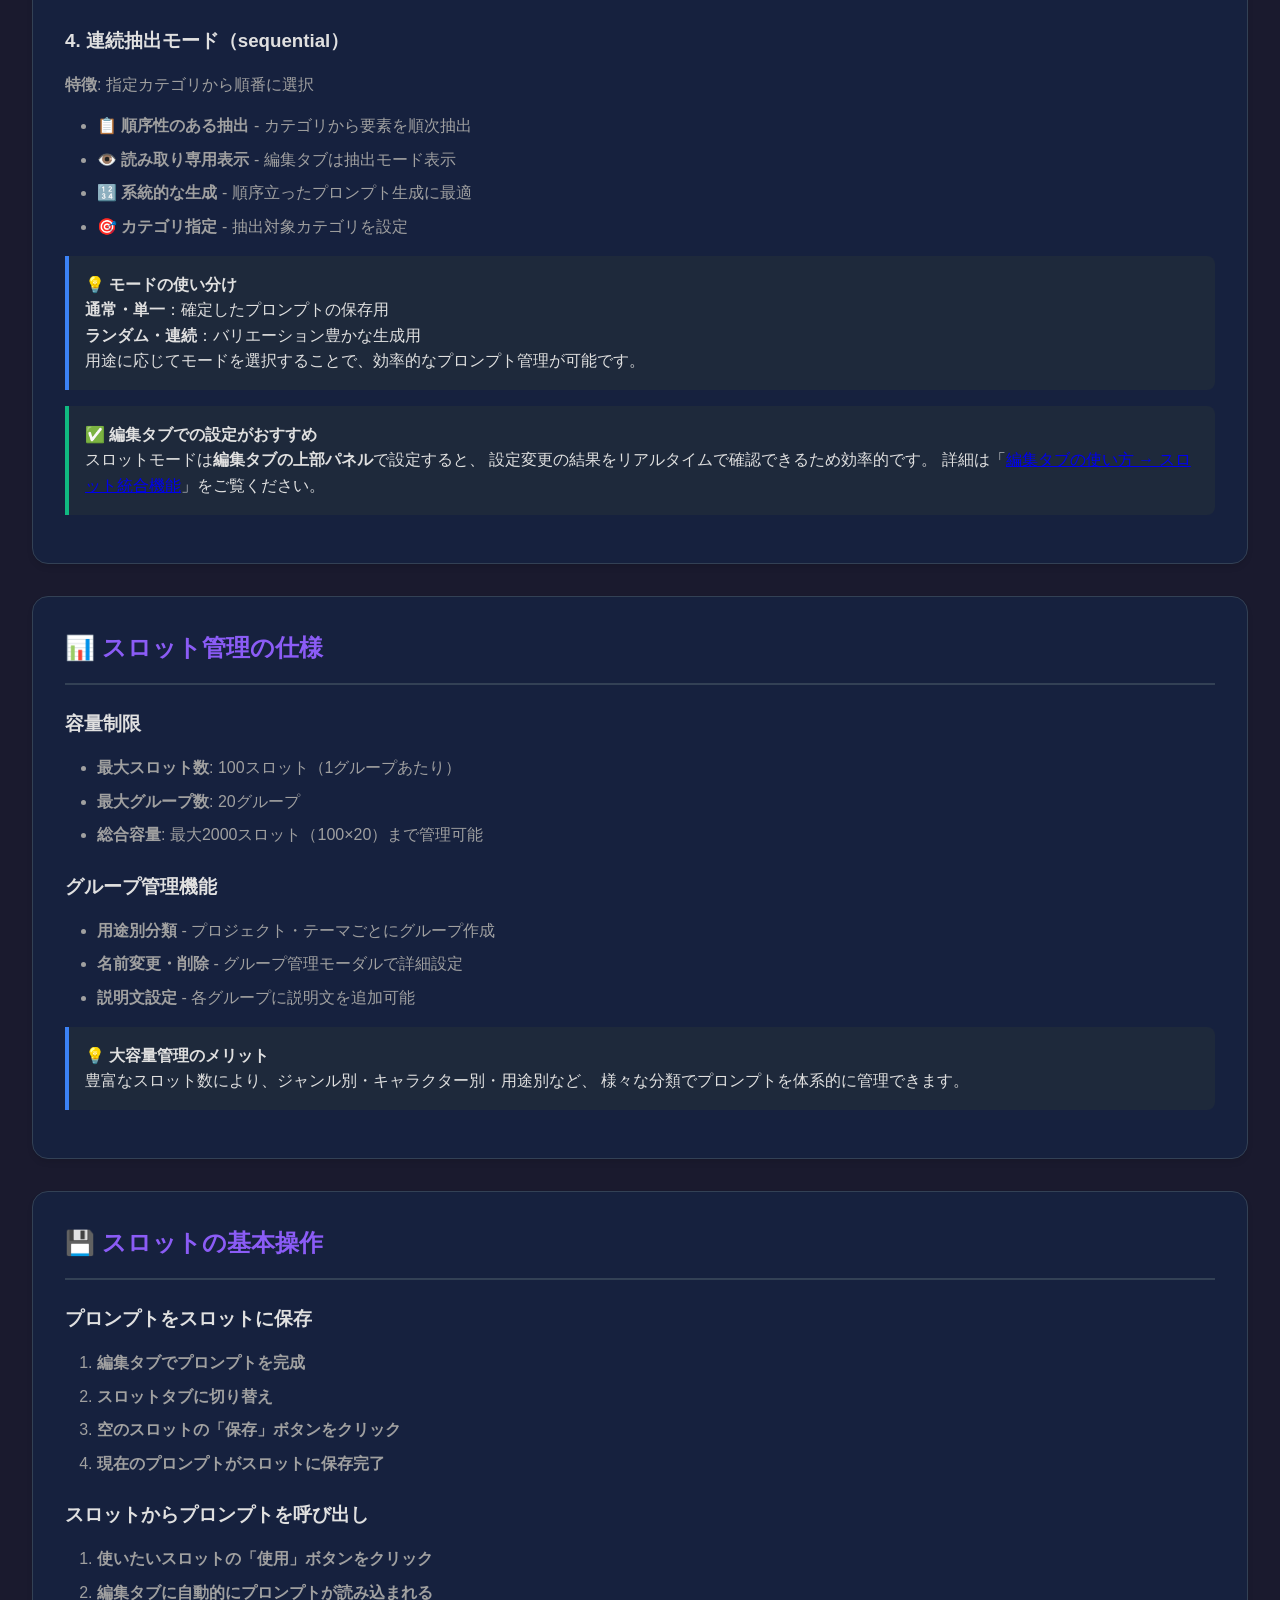
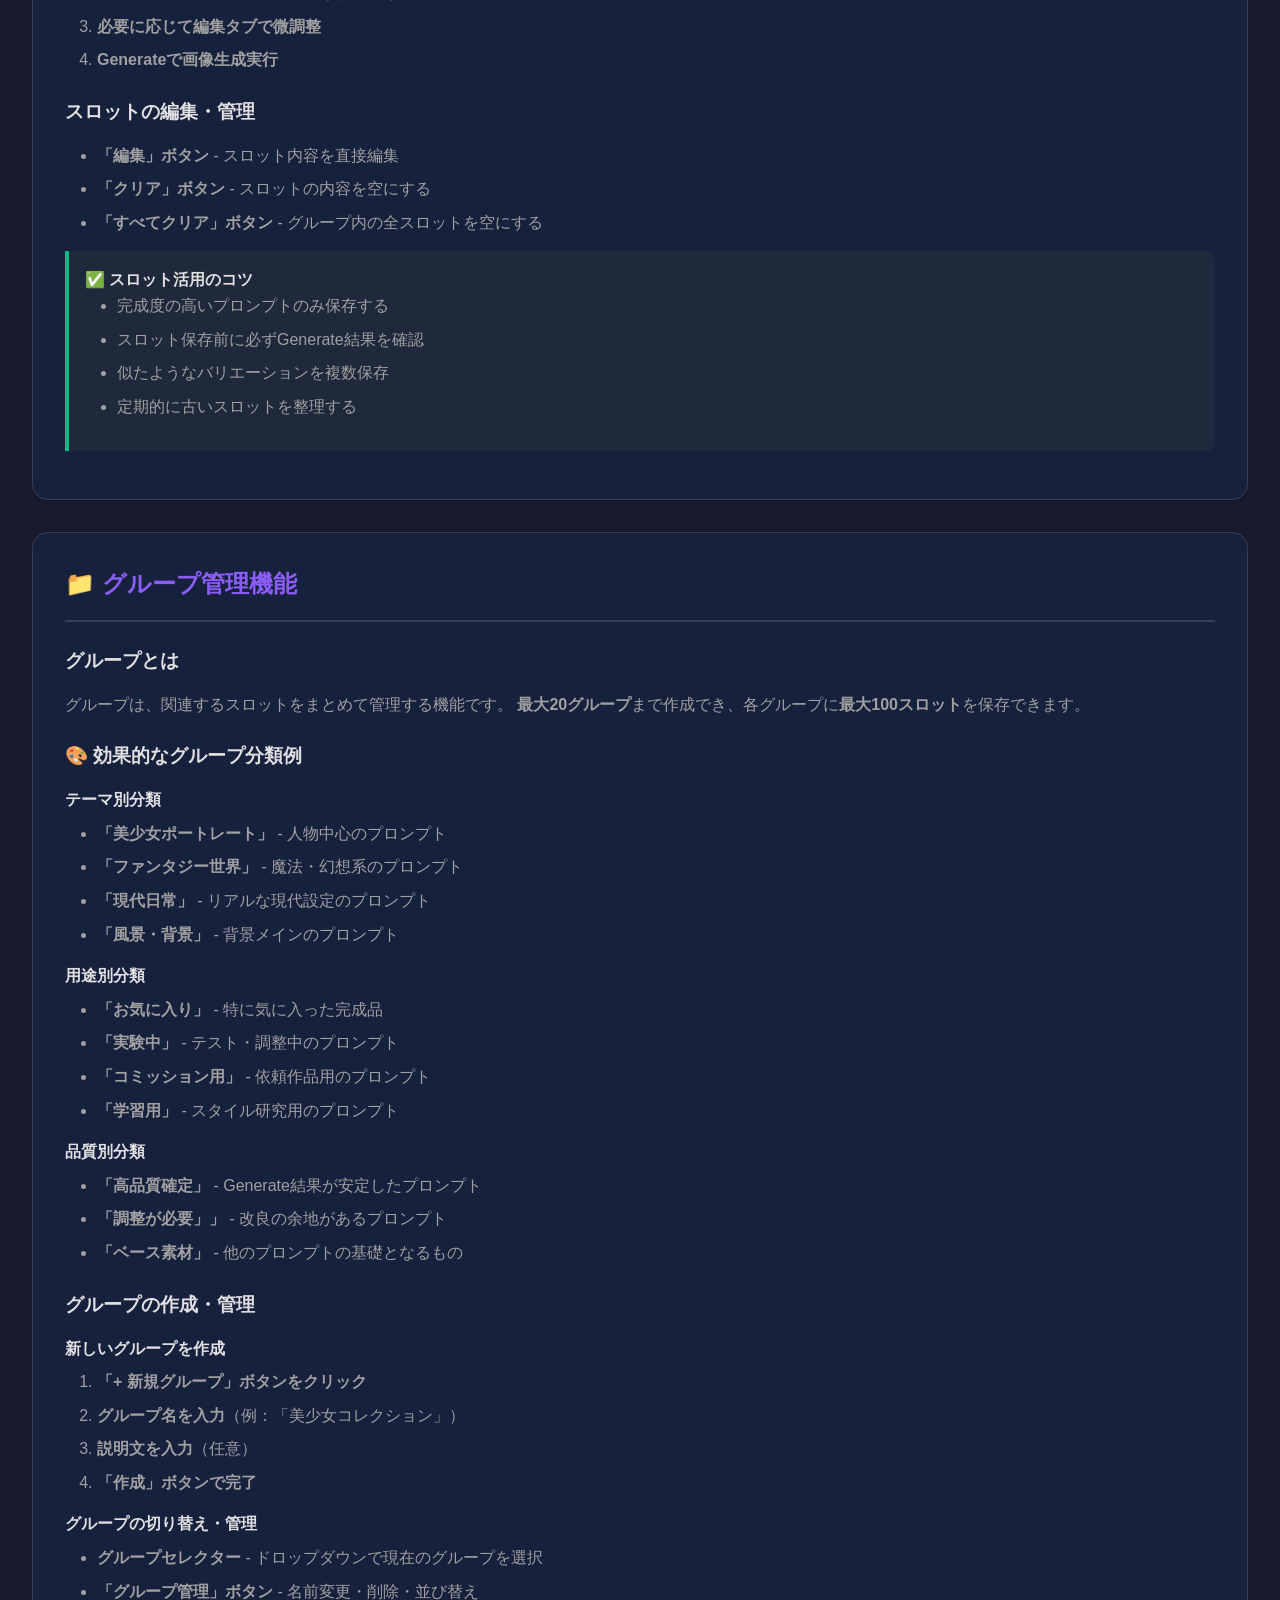
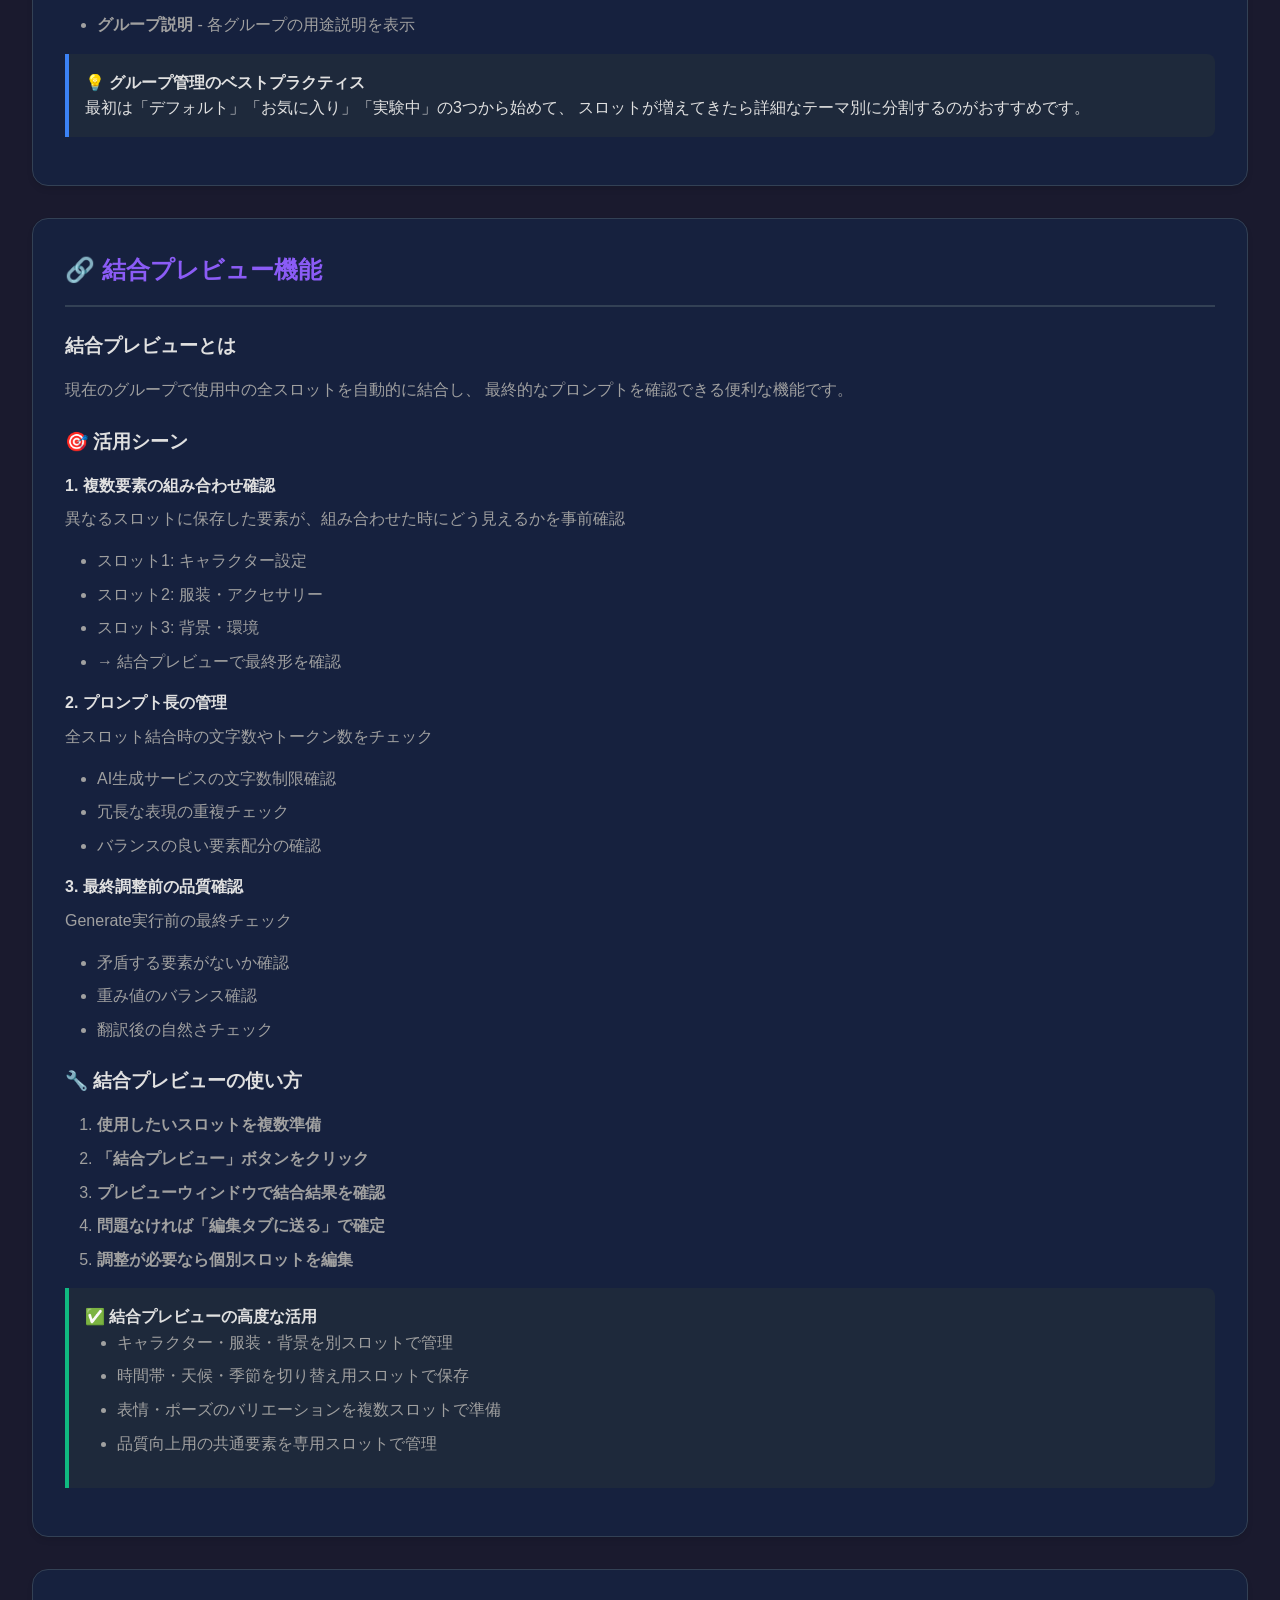
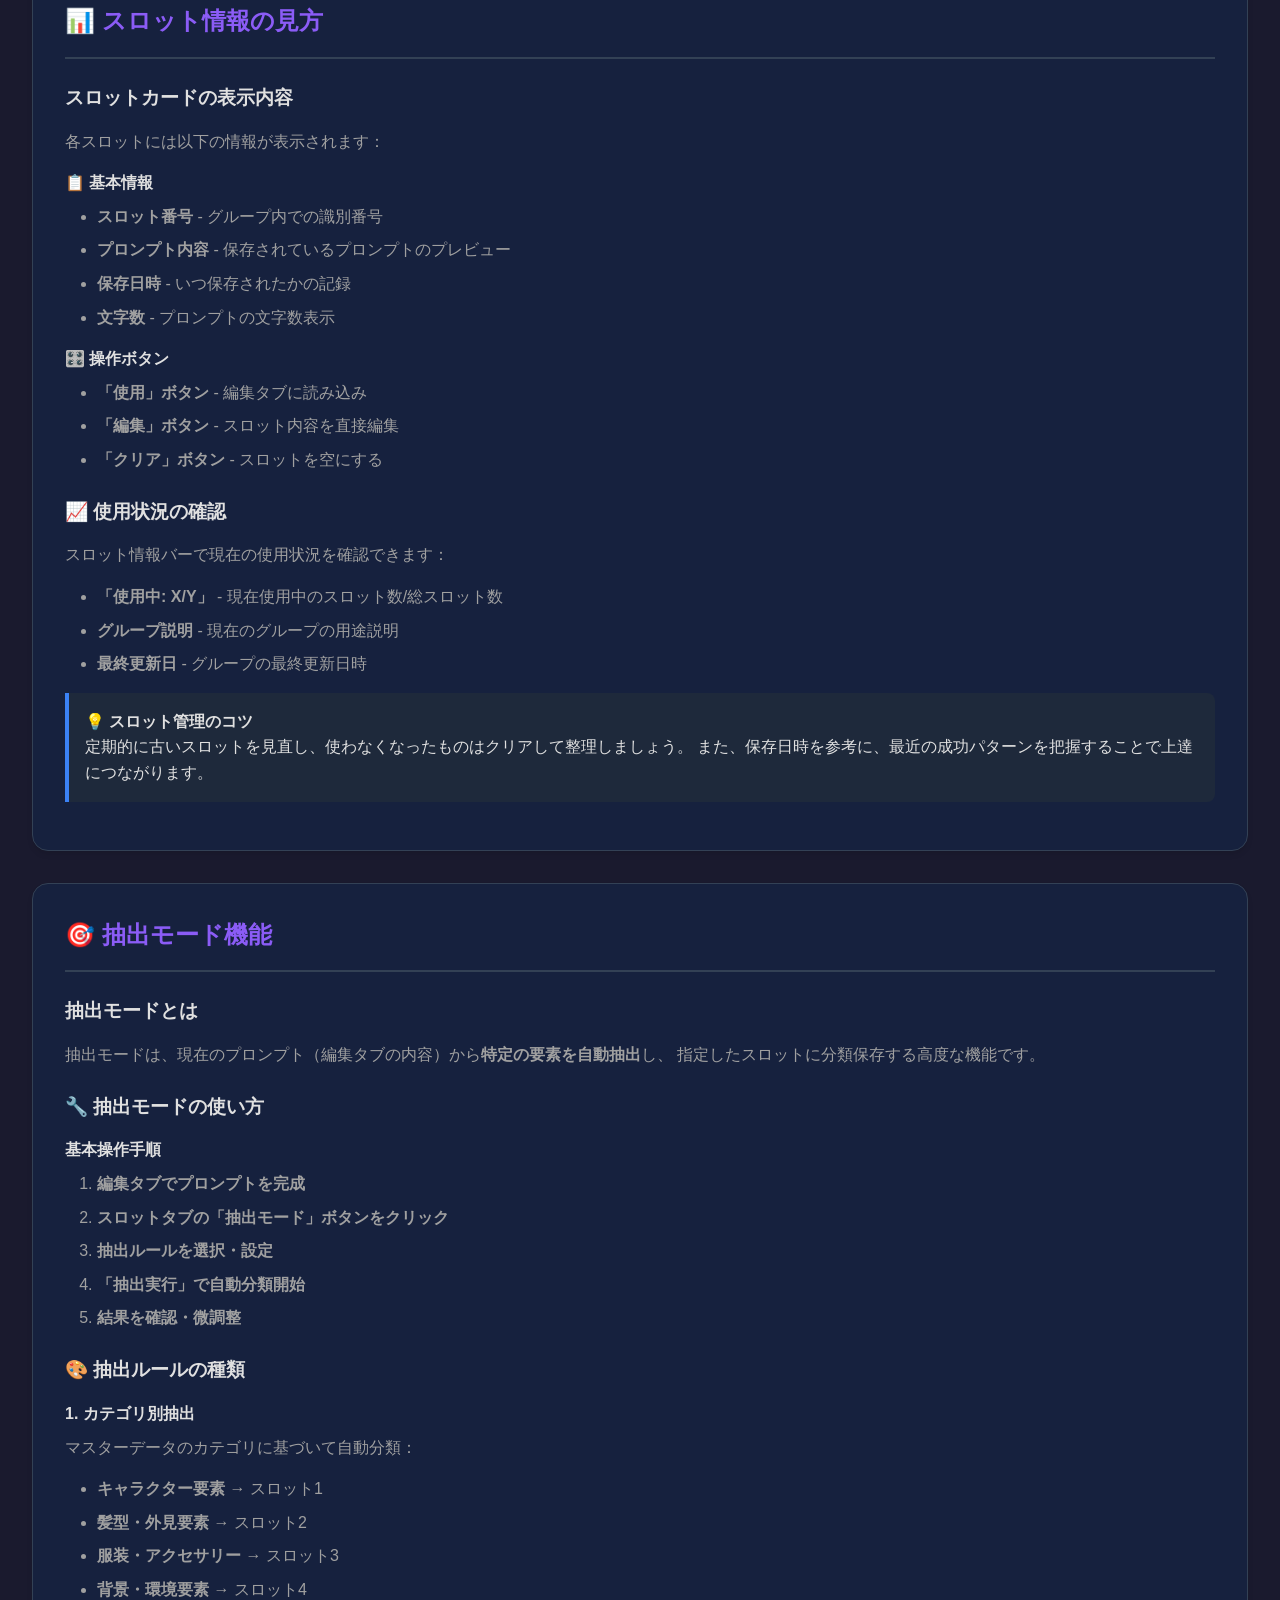
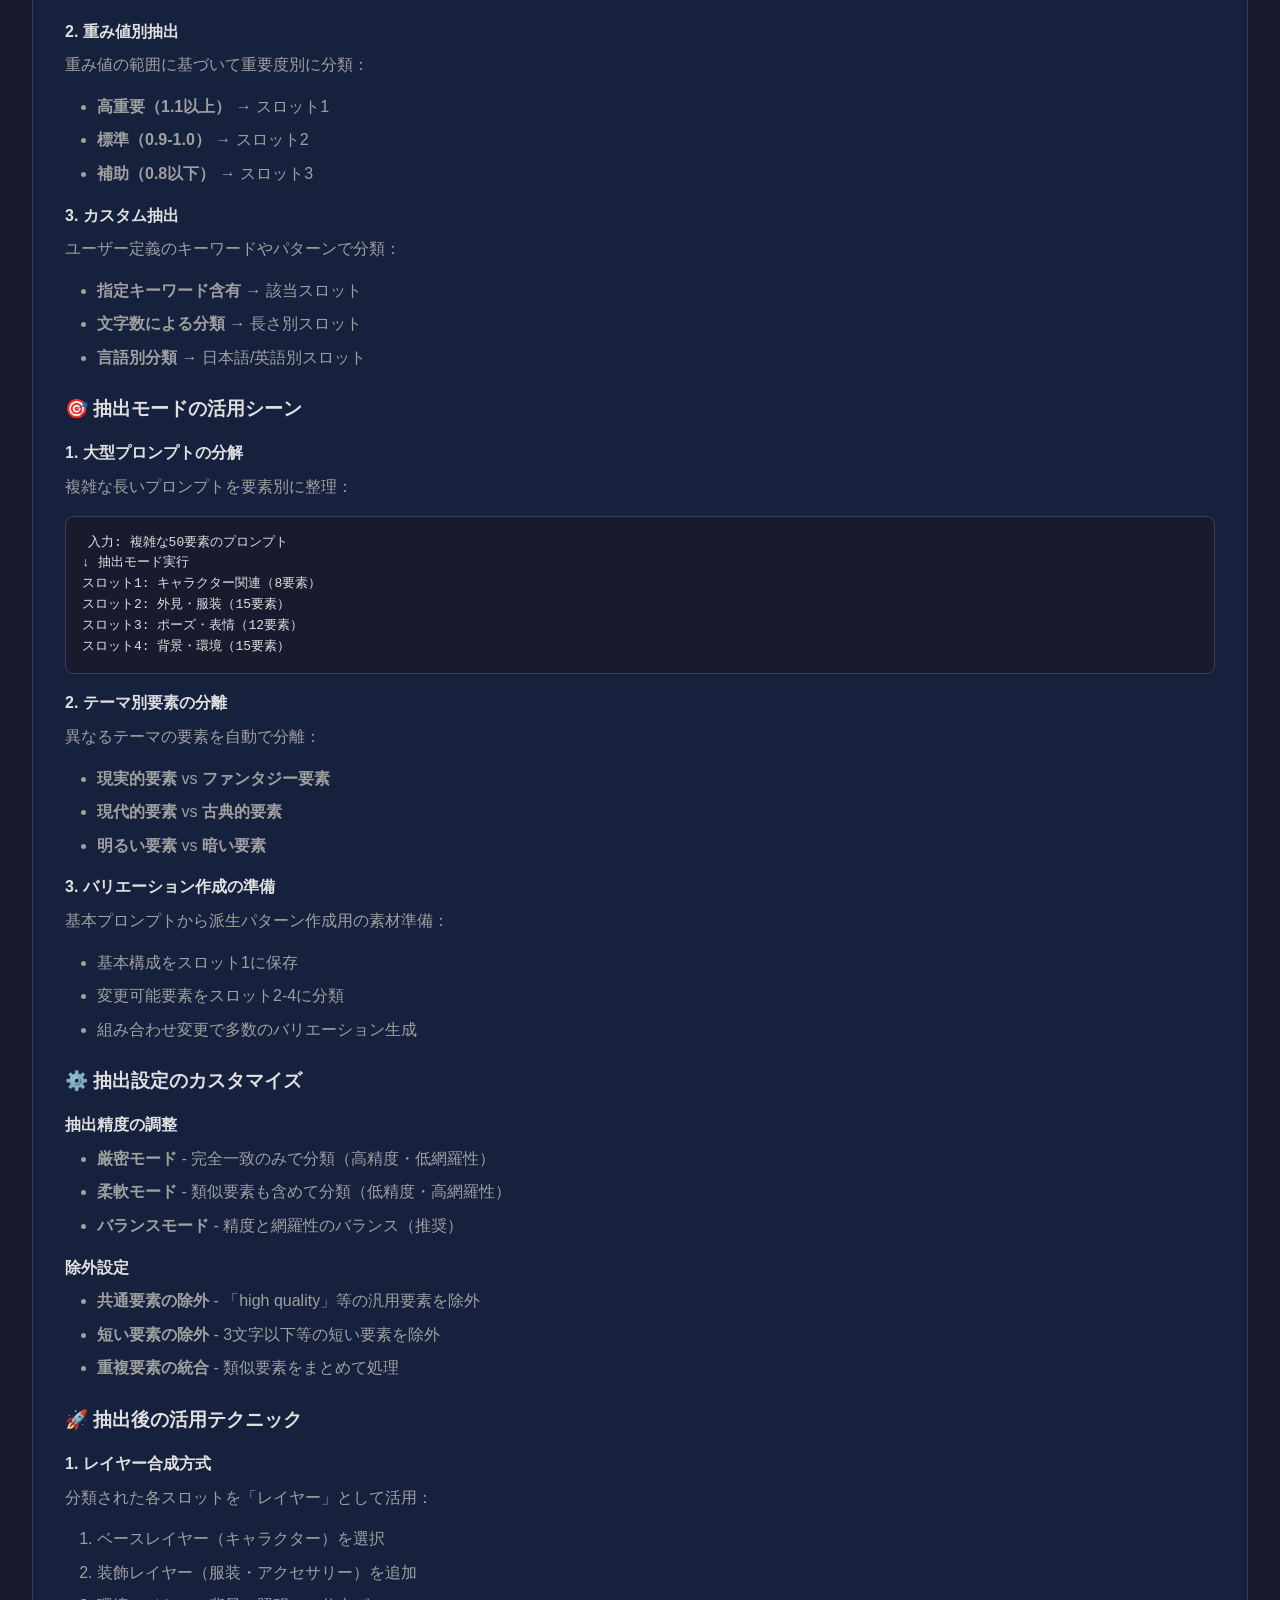
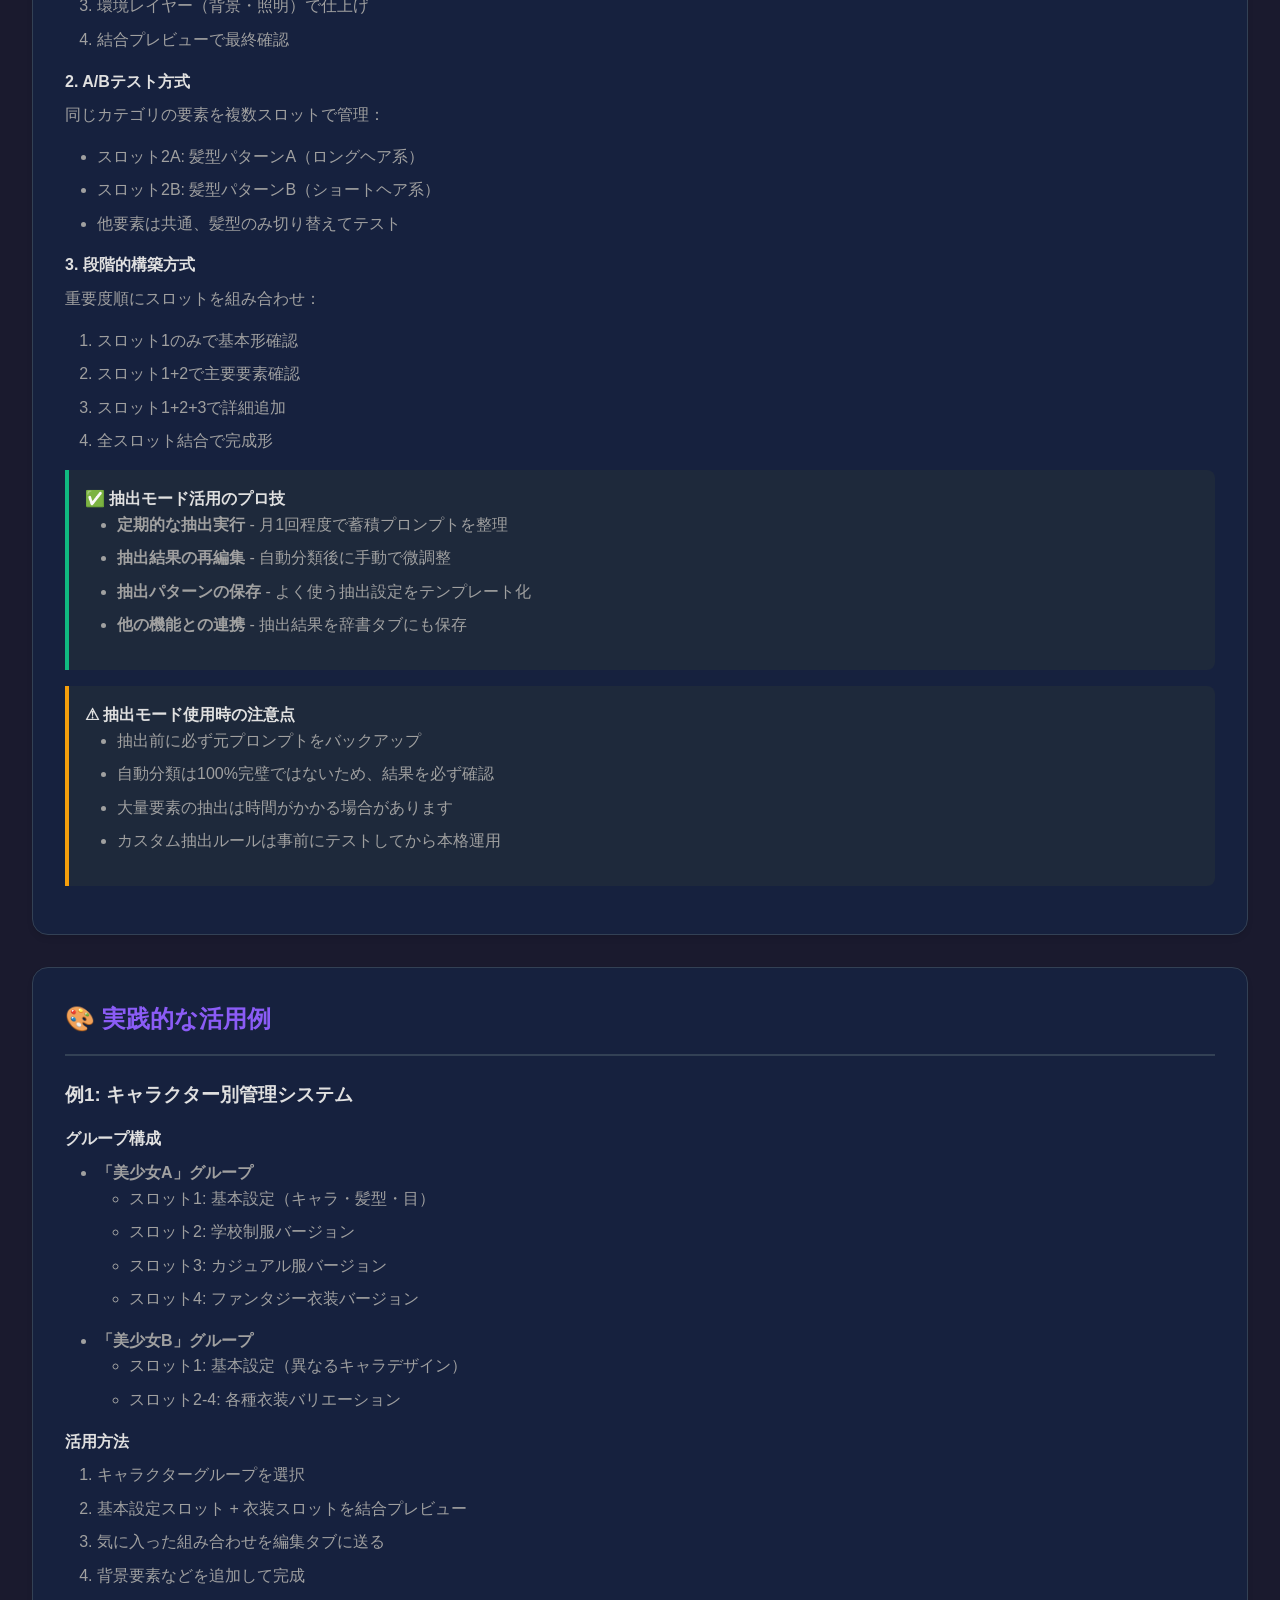
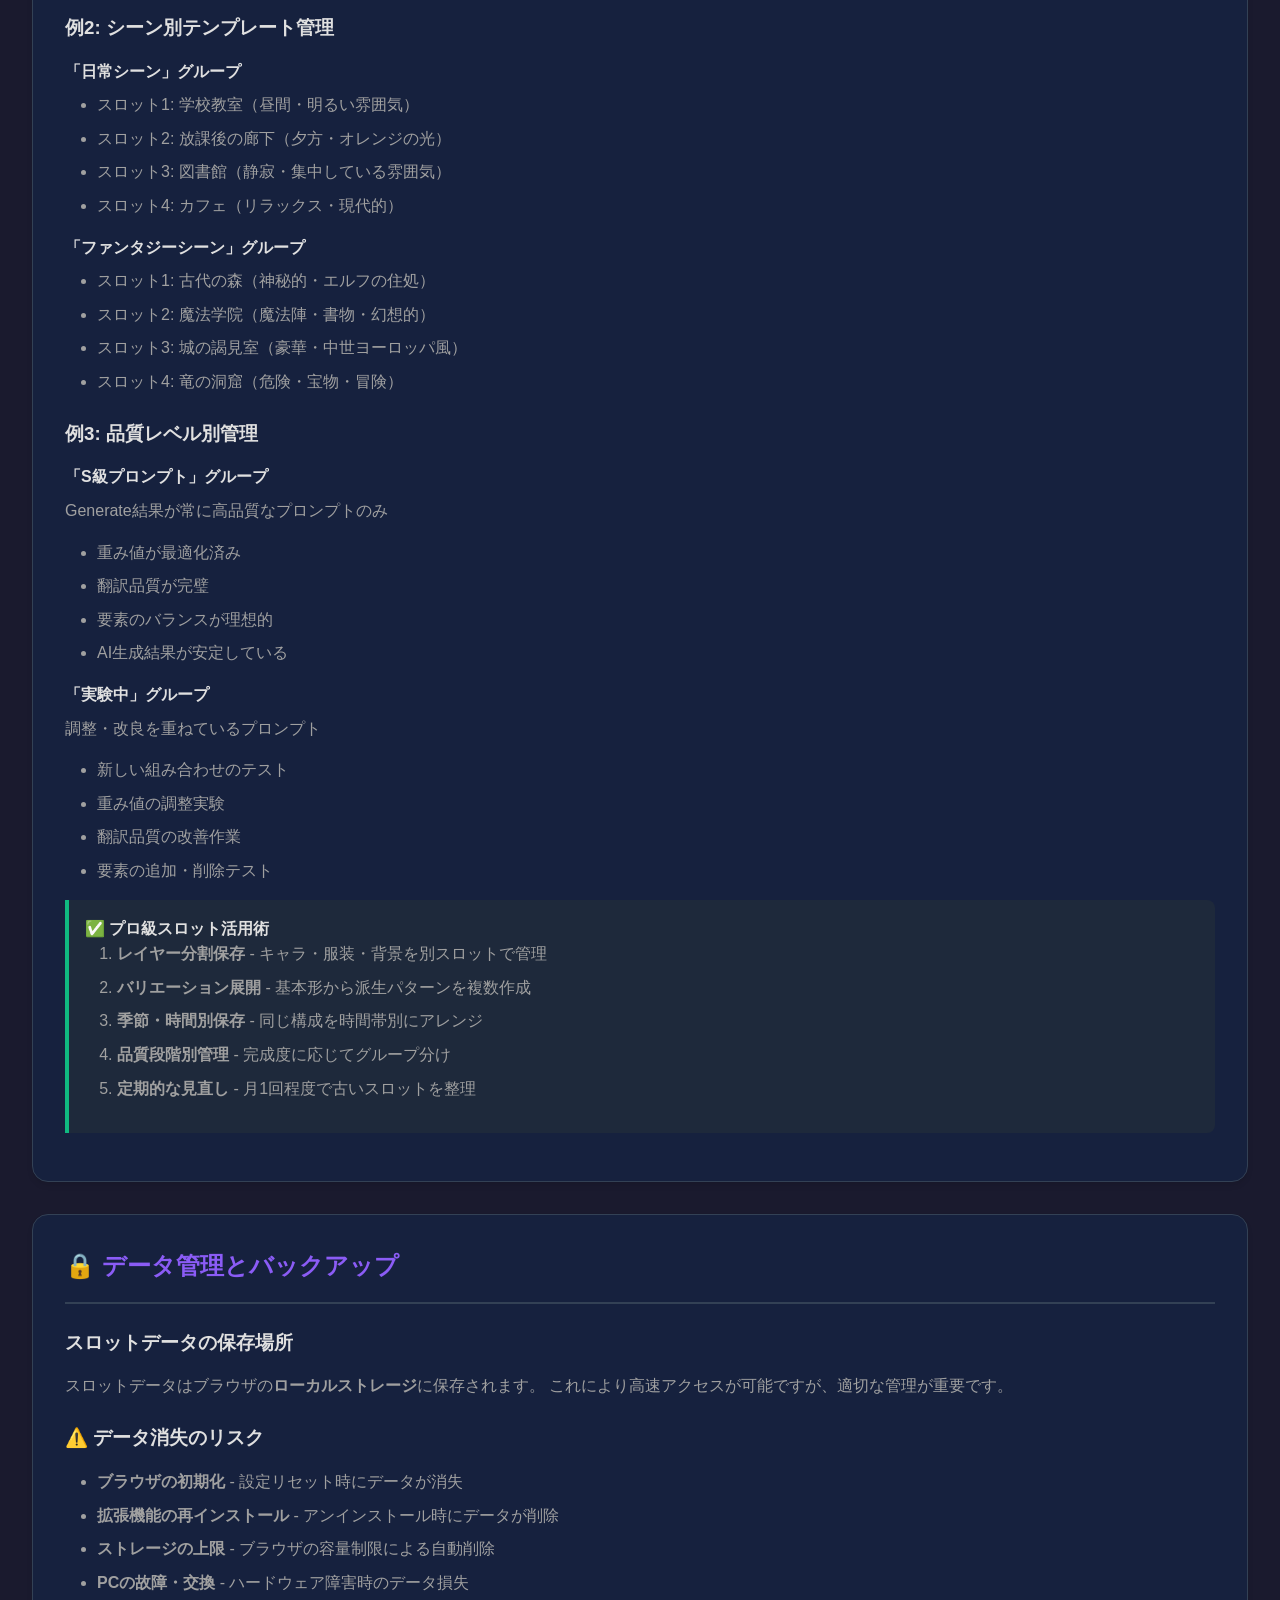
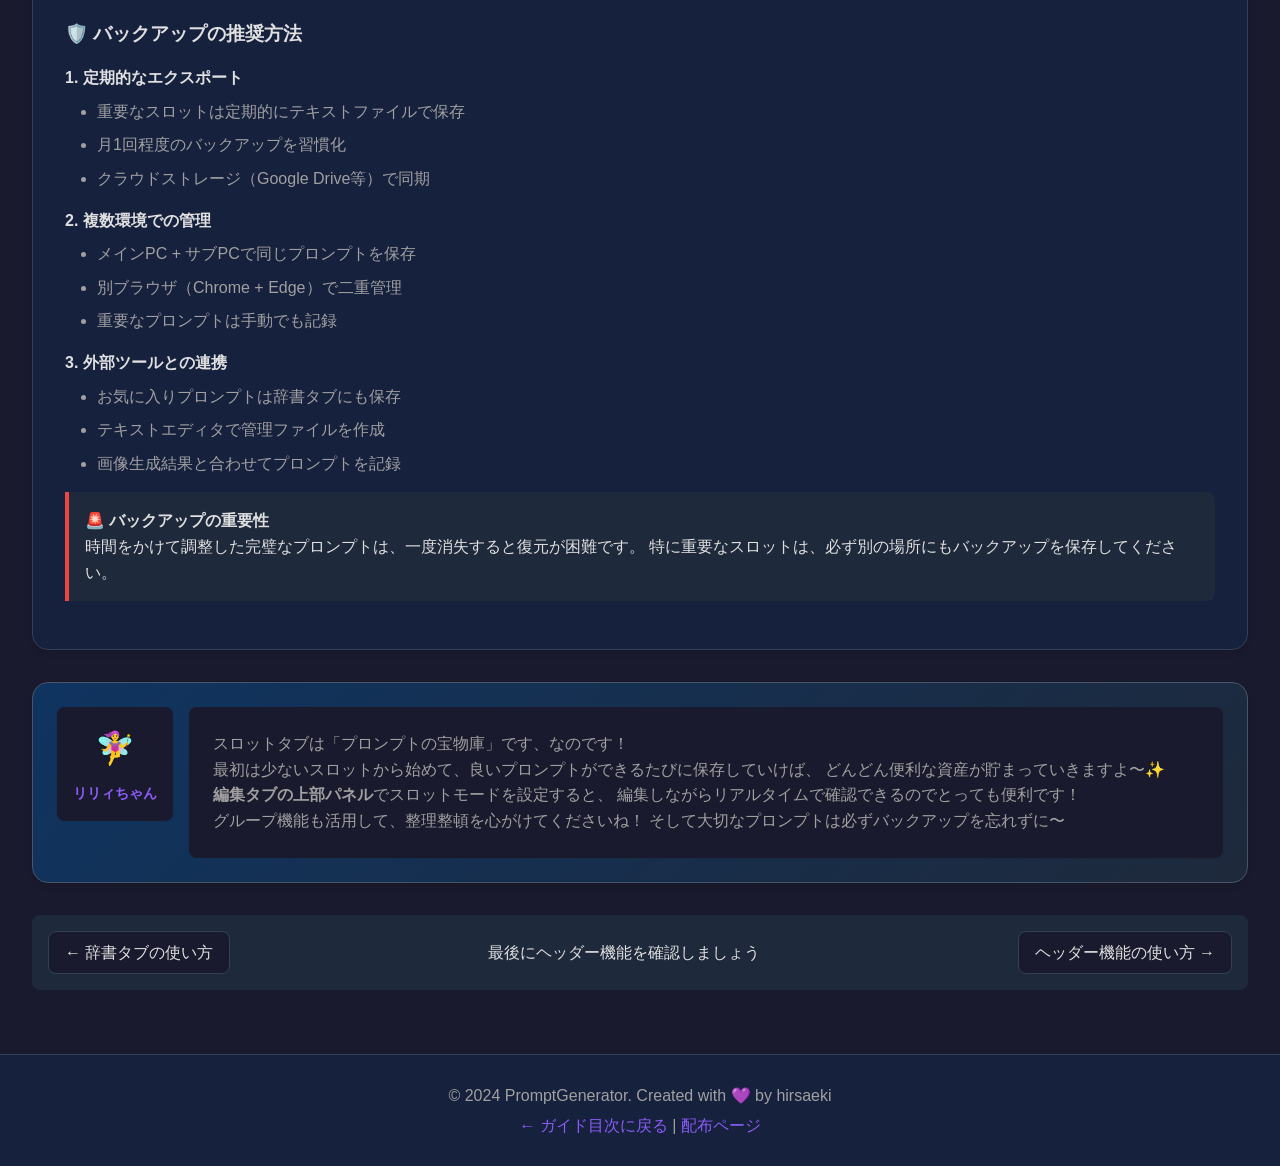
<file: tutorial/slot.html>
<!DOCTYPE html>
<html lang="ja">
<head>
    <meta charset="UTF-8">
    <meta name="viewport" content="width=device-width, initial-scale=1.0">
    <title>スロットタブの使い方 - PromptGenerator</title>
    <link rel="stylesheet" href="style.css">
    <link rel="icon" type="image/png" href="https://raw.githubusercontent.com/hirsaeki/PromptGenerator-for-NovelAI/main/PromptGeneratorPlus/assets/icon/Icon128.png">
</head>
<body>
    <header>
        <nav>
            <div class="nav-container">
                <div class="nav-left">
                    <h1>💾 スロットタブの使い方</h1>
                </div>
                <div class="nav-right">
                    <a href="index.html" class="nav-link">← ガイド目次に戻る</a>
                </div>
            </div>
        </nav>
    </header>

    <main>
        <div class="tutorial-wrapper">
            <!-- 概要 -->
            <section class="content-section">
                <h2>🎯 スロットタブとは</h2>
                <p>
                    スロットタブは、編集タブで完成したプロンプトを<strong>「スロット」</strong>という単位で保存・管理し、
                    必要な時に素早く呼び出すことができる機能です。
                </p>
                <p>
                    <strong>主要機能</strong>：
                </p>
                <ul>
                    <li><strong>プロンプトスロット保存</strong> - 完成したプロンプトを番号付きで管理</li>
                    <li><strong>グループ管理</strong> - 用途別・テーマ別にスロットを分類</li>
                    <li><strong>結合プレビュー</strong> - 複数スロットを組み合わせて確認</li>
                    <li><strong>ワンクリック呼び出し</strong> - 保存したプロンプトを即座に編集タブに復元</li>
                </ul>

                <div class="tip-box">
                    <strong>💡 スロットタブの位置づけ</strong><br>
                    スロットは「完成したプロンプトの保管庫」です。よく使う組み合わせや、
                    時間をかけて調整した理想的なプロンプトを保存して、いつでも再利用できます。
                </div>
            </section>

            <!-- スロットモードの種類 -->
            <section class="content-section">
                <h2>🎛️ スロットモードの種類</h2>
                
                <p>各スロットには4つのモードがあり、用途に応じて選択できます：</p>
                
                <div class="tip-box">
                    <strong>💡 設定場所の選択</strong><br>
                    スロットモードは<strong>2箇所</strong>で設定できます：<br>
                    <strong>🎯 編集タブ（推奨）</strong> - 編集しながらリアルタイムで設定・確認<br>
                    <strong>💾 スロットタブ</strong> - スロットカード上で設定・管理
                </div>
                
                <h3>1. 通常モード（normal）</h3>
                <p><strong>特徴</strong>: 標準的なプロンプト保存・管理</p>
                <ul>
                    <li>✅ <strong>編集タブで複数要素表示</strong> - 要素ごとに個別編集可能</li>
                    <li>✅ <strong>重み調整対応</strong> - 各要素の重み値を個別に調整</li>
                    <li>✅ <strong>並び替え・削除</strong> - ドラッグ&ドロップで順序変更</li>
                    <li>✅ <strong>Generate時結合</strong> - 全要素が結合されて出力</li>
                </ul>
                
                <h3>2. 単一モード（single）</h3>
                <p><strong>特徴</strong>: 一つのまとまったプロンプトとして管理</p>
                <ul>
                    <li>📝 <strong>単一テキスト表示</strong> - 編集タブで一つのテキストとして編集</li>
                    <li>🔧 <strong>内部保存形式</strong> - カンマ区切りで保存、スペース区切りで表示</li>
                    <li>⚡ <strong>Generate時出力</strong> - スペース区切りで出力</li>
                </ul>
                
                <h3>3. ランダム抽出モード（random）</h3>
                <p><strong>特徴</strong>: 指定カテゴリからランダム選択</p>
                <ul>
                    <li>🎲 <strong>毎回異なる結果</strong> - Generate実行時にランダム抽出</li>
                    <li>👁️ <strong>読み取り専用表示</strong> - 編集タブは抽出モード表示</li>
                    <li>🎯 <strong>カテゴリ指定</strong> - 抽出対象カテゴリを設定</li>
                    <li>🔄 <strong>無限バリエーション</strong> - 同じ設定で様々なプロンプト生成</li>
                </ul>
                
                <h3>4. 連続抽出モード（sequential）</h3>
                <p><strong>特徴</strong>: 指定カテゴリから順番に選択</p>
                <ul>
                    <li>📋 <strong>順序性のある抽出</strong> - カテゴリから要素を順次抽出</li>
                    <li>👁️ <strong>読み取り専用表示</strong> - 編集タブは抽出モード表示</li>
                    <li>🔢 <strong>系統的な生成</strong> - 順序立ったプロンプト生成に最適</li>
                    <li>🎯 <strong>カテゴリ指定</strong> - 抽出対象カテゴリを設定</li>
                </ul>
                
                <div class="tip-box">
                    <strong>💡 モードの使い分け</strong><br>
                    <strong>通常・単一</strong>：確定したプロンプトの保存用<br>
                    <strong>ランダム・連続</strong>：バリエーション豊かな生成用<br>
                    用途に応じてモードを選択することで、効率的なプロンプト管理が可能です。
                </div>
                
                <div class="tip-box success">
                    <strong>✅ 編集タブでの設定がおすすめ</strong><br>
                    スロットモードは<strong>編集タブの上部パネル</strong>で設定すると、
                    設定変更の結果をリアルタイムで確認できるため効率的です。
                    詳細は「<a href="edit.html#スロット統合機能">編集タブの使い方 → スロット統合機能</a>」をご覧ください。
                </div>
            </section>

            <!-- スロット管理の制限と容量 -->
            <section class="content-section">
                <h2>📊 スロット管理の仕様</h2>
                
                <h3>容量制限</h3>
                <ul>
                    <li><strong>最大スロット数</strong>: 100スロット（1グループあたり）</li>
                    <li><strong>最大グループ数</strong>: 20グループ</li>
                    <li><strong>総合容量</strong>: 最大2000スロット（100×20）まで管理可能</li>
                </ul>
                
                <h3>グループ管理機能</h3>
                <ul>
                    <li><strong>用途別分類</strong> - プロジェクト・テーマごとにグループ作成</li>
                    <li><strong>名前変更・削除</strong> - グループ管理モーダルで詳細設定</li>
                    <li><strong>説明文設定</strong> - 各グループに説明文を追加可能</li>
                </ul>
                
                <div class="tip-box">
                    <strong>💡 大容量管理のメリット</strong><br>
                    豊富なスロット数により、ジャンル別・キャラクター別・用途別など、
                    様々な分類でプロンプトを体系的に管理できます。
                </div>
            </section>

            <!-- スロットの基本操作 -->
            <section class="content-section">
                <h2>💾 スロットの基本操作</h2>

                <h3>プロンプトをスロットに保存</h3>
                <ol>
                    <li><strong>編集タブでプロンプトを完成</strong></li>
                    <li><strong>スロットタブに切り替え</strong></li>
                    <li><strong>空のスロットの「保存」ボタンをクリック</strong></li>
                    <li><strong>現在のプロンプトがスロットに保存完了</strong></li>
                </ol>

                <h3>スロットからプロンプトを呼び出し</h3>
                <ol>
                    <li><strong>使いたいスロットの「使用」ボタンをクリック</strong></li>
                    <li><strong>編集タブに自動的にプロンプトが読み込まれる</strong></li>
                    <li><strong>必要に応じて編集タブで微調整</strong></li>
                    <li><strong>Generateで画像生成実行</strong></li>
                </ol>

                <h3>スロットの編集・管理</h3>
                <ul>
                    <li><strong>「編集」ボタン</strong> - スロット内容を直接編集</li>
                    <li><strong>「クリア」ボタン</strong> - スロットの内容を空にする</li>
                    <li><strong>「すべてクリア」ボタン</strong> - グループ内の全スロットを空にする</li>
                </ul>

                <div class="tip-box success">
                    <strong>✅ スロット活用のコツ</strong>
                    <ul>
                        <li>完成度の高いプロンプトのみ保存する</li>
                        <li>スロット保存前に必ずGenerate結果を確認</li>
                        <li>似たようなバリエーションを複数保存</li>
                        <li>定期的に古いスロットを整理する</li>
                    </ul>
                </div>
            </section>

            <!-- グループ管理機能 -->
            <section class="content-section">
                <h2>📁 グループ管理機能</h2>

                <h3>グループとは</h3>
                <p>
                    グループは、関連するスロットをまとめて管理する機能です。
                    <strong>最大20グループ</strong>まで作成でき、各グループに<strong>最大100スロット</strong>を保存できます。
                </p>

                <h3>🎨 効果的なグループ分類例</h3>

                <h4>テーマ別分類</h4>
                <ul>
                    <li><strong>「美少女ポートレート」</strong> - 人物中心のプロンプト</li>
                    <li><strong>「ファンタジー世界」</strong> - 魔法・幻想系のプロンプト</li>
                    <li><strong>「現代日常」</strong> - リアルな現代設定のプロンプト</li>
                    <li><strong>「風景・背景」</strong> - 背景メインのプロンプト</li>
                </ul>

                <h4>用途別分類</h4>
                <ul>
                    <li><strong>「お気に入り」</strong> - 特に気に入った完成品</li>
                    <li><strong>「実験中」</strong> - テスト・調整中のプロンプト</li>
                    <li><strong>「コミッション用」</strong> - 依頼作品用のプロンプト</li>
                    <li><strong>「学習用」</strong> - スタイル研究用のプロンプト</li>
                </ul>

                <h4>品質別分類</h4>
                <ul>
                    <li><strong>「高品質確定」</strong> - Generate結果が安定したプロンプト</li>
                    <li><strong>「調整が必要」」</strong> - 改良の余地があるプロンプト</li>
                    <li><strong>「ベース素材」</strong> - 他のプロンプトの基礎となるもの</li>
                </ul>

                <h3>グループの作成・管理</h3>
                
                <h4>新しいグループを作成</h4>
                <ol>
                    <li><strong>「+ 新規グループ」ボタンをクリック</strong></li>
                    <li><strong>グループ名を入力</strong>（例：「美少女コレクション」）</li>
                    <li><strong>説明文を入力</strong>（任意）</li>
                    <li><strong>「作成」ボタンで完了</strong></li>
                </ol>

                <h4>グループの切り替え・管理</h4>
                <ul>
                    <li><strong>グループセレクター</strong> - ドロップダウンで現在のグループを選択</li>
                    <li><strong>「グループ管理」ボタン</strong> - 名前変更・削除・並び替え</li>
                    <li><strong>グループ説明</strong> - 各グループの用途説明を表示</li>
                </ul>

                <div class="tip-box">
                    <strong>💡 グループ管理のベストプラクティス</strong><br>
                    最初は「デフォルト」「お気に入り」「実験中」の3つから始めて、
                    スロットが増えてきたら詳細なテーマ別に分割するのがおすすめです。
                </div>
            </section>

            <!-- 結合プレビュー機能 -->
            <section class="content-section">
                <h2>🔗 結合プレビュー機能</h2>

                <h3>結合プレビューとは</h3>
                <p>
                    現在のグループで使用中の全スロットを自動的に結合し、
                    最終的なプロンプトを確認できる便利な機能です。
                </p>

                <h3>🎯 活用シーン</h3>
                
                <h4>1. 複数要素の組み合わせ確認</h4>
                <p>異なるスロットに保存した要素が、組み合わせた時にどう見えるかを事前確認</p>
                <ul>
                    <li>スロット1: キャラクター設定</li>
                    <li>スロット2: 服装・アクセサリー</li>
                    <li>スロット3: 背景・環境</li>
                    <li>→ 結合プレビューで最終形を確認</li>
                </ul>

                <h4>2. プロンプト長の管理</h4>
                <p>全スロット結合時の文字数やトークン数をチェック</p>
                <ul>
                    <li>AI生成サービスの文字数制限確認</li>
                    <li>冗長な表現の重複チェック</li>
                    <li>バランスの良い要素配分の確認</li>
                </ul>

                <h4>3. 最終調整前の品質確認</h4>
                <p>Generate実行前の最終チェック</p>
                <ul>
                    <li>矛盾する要素がないか確認</li>
                    <li>重み値のバランス確認</li>
                    <li>翻訳後の自然さチェック</li>
                </ul>

                <h3>🔧 結合プレビューの使い方</h3>
                <ol>
                    <li><strong>使用したいスロットを複数準備</strong></li>
                    <li><strong>「結合プレビュー」ボタンをクリック</strong></li>
                    <li><strong>プレビューウィンドウで結合結果を確認</strong></li>
                    <li><strong>問題なければ「編集タブに送る」で確定</strong></li>
                    <li><strong>調整が必要なら個別スロットを編集</strong></li>
                </ol>

                <div class="tip-box success">
                    <strong>✅ 結合プレビューの高度な活用</strong>
                    <ul>
                        <li>キャラクター・服装・背景を別スロットで管理</li>
                        <li>時間帯・天候・季節を切り替え用スロットで保存</li>
                        <li>表情・ポーズのバリエーションを複数スロットで準備</li>
                        <li>品質向上用の共通要素を専用スロットで管理</li>
                    </ul>
                </div>
            </section>

            <!-- スロット情報の見方 -->
            <section class="content-section">
                <h2>📊 スロット情報の見方</h2>

                <h3>スロットカードの表示内容</h3>
                <p>各スロットには以下の情報が表示されます：</p>

                <h4>📋 基本情報</h4>
                <ul>
                    <li><strong>スロット番号</strong> - グループ内での識別番号</li>
                    <li><strong>プロンプト内容</strong> - 保存されているプロンプトのプレビュー</li>
                    <li><strong>保存日時</strong> - いつ保存されたかの記録</li>
                    <li><strong>文字数</strong> - プロンプトの文字数表示</li>
                </ul>

                <h4>🎛️ 操作ボタン</h4>
                <ul>
                    <li><strong>「使用」ボタン</strong> - 編集タブに読み込み</li>
                    <li><strong>「編集」ボタン</strong> - スロット内容を直接編集</li>
                    <li><strong>「クリア」ボタン</strong> - スロットを空にする</li>
                </ul>

                <h3>📈 使用状況の確認</h3>
                <p>スロット情報バーで現在の使用状況を確認できます：</p>
                <ul>
                    <li><strong>「使用中: X/Y」</strong> - 現在使用中のスロット数/総スロット数</li>
                    <li><strong>グループ説明</strong> - 現在のグループの用途説明</li>
                    <li><strong>最終更新日</strong> - グループの最終更新日時</li>
                </ul>

                <div class="tip-box">
                    <strong>💡 スロット管理のコツ</strong><br>
                    定期的に古いスロットを見直し、使わなくなったものはクリアして整理しましょう。
                    また、保存日時を参考に、最近の成功パターンを把握することで上達につながります。
                </div>
            </section>

            <!-- 抽出モード機能 -->
            <section class="content-section">
                <h2>🎯 抽出モード機能</h2>

                <h3>抽出モードとは</h3>
                <p>
                    抽出モードは、現在のプロンプト（編集タブの内容）から<strong>特定の要素を自動抽出</strong>し、
                    指定したスロットに分類保存する高度な機能です。
                </p>

                <h3>🔧 抽出モードの使い方</h3>
                
                <h4>基本操作手順</h4>
                <ol>
                    <li><strong>編集タブでプロンプトを完成</strong></li>
                    <li><strong>スロットタブの「抽出モード」ボタンをクリック</strong></li>
                    <li><strong>抽出ルールを選択・設定</strong></li>
                    <li><strong>「抽出実行」で自動分類開始</strong></li>
                    <li><strong>結果を確認・微調整</strong></li>
                </ol>

                <h3>🎨 抽出ルールの種類</h3>

                <h4>1. カテゴリ別抽出</h4>
                <p>マスターデータのカテゴリに基づいて自動分類：</p>
                <ul>
                    <li><strong>キャラクター要素</strong> → スロット1</li>
                    <li><strong>髪型・外見要素</strong> → スロット2</li>
                    <li><strong>服装・アクセサリー</strong> → スロット3</li>
                    <li><strong>背景・環境要素</strong> → スロット4</li>
                </ul>

                <h4>2. 重み値別抽出</h4>
                <p>重み値の範囲に基づいて重要度別に分類：</p>
                <ul>
                    <li><strong>高重要（1.1以上）</strong> → スロット1</li>
                    <li><strong>標準（0.9-1.0）</strong> → スロット2</li>
                    <li><strong>補助（0.8以下）</strong> → スロット3</li>
                </ul>

                <h4>3. カスタム抽出</h4>
                <p>ユーザー定義のキーワードやパターンで分類：</p>
                <ul>
                    <li><strong>指定キーワード含有</strong> → 該当スロット</li>
                    <li><strong>文字数による分類</strong> → 長さ別スロット</li>
                    <li><strong>言語別分類</strong> → 日本語/英語別スロット</li>
                </ul>

                <h3>🎯 抽出モードの活用シーン</h3>

                <h4>1. 大型プロンプトの分解</h4>
                <p>複雑な長いプロンプトを要素別に整理：</p>
                <pre><code>入力: 複雑な50要素のプロンプト
↓ 抽出モード実行
スロット1: キャラクター関連（8要素）
スロット2: 外見・服装（15要素）
スロット3: ポーズ・表情（12要素）
スロット4: 背景・環境（15要素）</code></pre>

                <h4>2. テーマ別要素の分離</h4>
                <p>異なるテーマの要素を自動で分離：</p>
                <ul>
                    <li><strong>現実的要素</strong> vs <strong>ファンタジー要素</strong></li>
                    <li><strong>現代的要素</strong> vs <strong>古典的要素</strong></li>
                    <li><strong>明るい要素</strong> vs <strong>暗い要素</strong></li>
                </ul>

                <h4>3. バリエーション作成の準備</h4>
                <p>基本プロンプトから派生パターン作成用の素材準備：</p>
                <ul>
                    <li>基本構成をスロット1に保存</li>
                    <li>変更可能要素をスロット2-4に分類</li>
                    <li>組み合わせ変更で多数のバリエーション生成</li>
                </ul>

                <h3>⚙️ 抽出設定のカスタマイズ</h3>

                <h4>抽出精度の調整</h4>
                <ul>
                    <li><strong>厳密モード</strong> - 完全一致のみで分類（高精度・低網羅性）</li>
                    <li><strong>柔軟モード</strong> - 類似要素も含めて分類（低精度・高網羅性）</li>
                    <li><strong>バランスモード</strong> - 精度と網羅性のバランス（推奨）</li>
                </ul>

                <h4>除外設定</h4>
                <ul>
                    <li><strong>共通要素の除外</strong> - 「high quality」等の汎用要素を除外</li>
                    <li><strong>短い要素の除外</strong> - 3文字以下等の短い要素を除外</li>
                    <li><strong>重複要素の統合</strong> - 類似要素をまとめて処理</li>
                </ul>

                <h3>🚀 抽出後の活用テクニック</h3>

                <h4>1. レイヤー合成方式</h4>
                <p>分類された各スロットを「レイヤー」として活用：</p>
                <ol>
                    <li>ベースレイヤー（キャラクター）を選択</li>
                    <li>装飾レイヤー（服装・アクセサリー）を追加</li>
                    <li>環境レイヤー（背景・照明）で仕上げ</li>
                    <li>結合プレビューで最終確認</li>
                </ol>

                <h4>2. A/Bテスト方式</h4>
                <p>同じカテゴリの要素を複数スロットで管理：</p>
                <ul>
                    <li>スロット2A: 髪型パターンA（ロングヘア系）</li>
                    <li>スロット2B: 髪型パターンB（ショートヘア系）</li>
                    <li>他要素は共通、髪型のみ切り替えてテスト</li>
                </ul>

                <h4>3. 段階的構築方式</h4>
                <p>重要度順にスロットを組み合わせ：</p>
                <ol>
                    <li>スロット1のみで基本形確認</li>
                    <li>スロット1+2で主要要素確認</li>
                    <li>スロット1+2+3で詳細追加</li>
                    <li>全スロット結合で完成形</li>
                </ol>

                <div class="tip-box success">
                    <strong>✅ 抽出モード活用のプロ技</strong>
                    <ul>
                        <li><strong>定期的な抽出実行</strong> - 月1回程度で蓄積プロンプトを整理</li>
                        <li><strong>抽出結果の再編集</strong> - 自動分類後に手動で微調整</li>
                        <li><strong>抽出パターンの保存</strong> - よく使う抽出設定をテンプレート化</li>
                        <li><strong>他の機能との連携</strong> - 抽出結果を辞書タブにも保存</li>
                    </ul>
                </div>

                <div class="tip-box warning">
                    <strong>⚠ 抽出モード使用時の注意点</strong>
                    <ul>
                        <li>抽出前に必ず元プロンプトをバックアップ</li>
                        <li>自動分類は100%完璧ではないため、結果を必ず確認</li>
                        <li>大量要素の抽出は時間がかかる場合があります</li>
                        <li>カスタム抽出ルールは事前にテストしてから本格運用</li>
                    </ul>
                </div>
            </section>

            <!-- 実践的な活用例 -->
            <section class="content-section">
                <h2>🎨 実践的な活用例</h2>

                <h3>例1: キャラクター別管理システム</h3>
                
                <h4>グループ構成</h4>
                <ul>
                    <li><strong>「美少女A」グループ</strong>
                        <ul>
                            <li>スロット1: 基本設定（キャラ・髪型・目）</li>
                            <li>スロット2: 学校制服バージョン</li>
                            <li>スロット3: カジュアル服バージョン</li>
                            <li>スロット4: ファンタジー衣装バージョン</li>
                        </ul>
                    </li>
                    <li><strong>「美少女B」グループ</strong>
                        <ul>
                            <li>スロット1: 基本設定（異なるキャラデザイン）</li>
                            <li>スロット2-4: 各種衣装バリエーション</li>
                        </ul>
                    </li>
                </ul>

                <h4>活用方法</h4>
                <ol>
                    <li>キャラクターグループを選択</li>
                    <li>基本設定スロット + 衣装スロットを結合プレビュー</li>
                    <li>気に入った組み合わせを編集タブに送る</li>
                    <li>背景要素などを追加して完成</li>
                </ol>

                <h3>例2: シーン別テンプレート管理</h3>
                
                <h4>「日常シーン」グループ</h4>
                <ul>
                    <li>スロット1: 学校教室（昼間・明るい雰囲気）</li>
                    <li>スロット2: 放課後の廊下（夕方・オレンジの光）</li>
                    <li>スロット3: 図書館（静寂・集中している雰囲気）</li>
                    <li>スロット4: カフェ（リラックス・現代的）</li>
                </ul>

                <h4>「ファンタジーシーン」グループ</h4>
                <ul>
                    <li>スロット1: 古代の森（神秘的・エルフの住処）</li>
                    <li>スロット2: 魔法学院（魔法陣・書物・幻想的）</li>
                    <li>スロット3: 城の謁見室（豪華・中世ヨーロッパ風）</li>
                    <li>スロット4: 竜の洞窟（危険・宝物・冒険）</li>
                </ul>

                <h3>例3: 品質レベル別管理</h3>
                
                <h4>「S級プロンプト」グループ</h4>
                <p>Generate結果が常に高品質なプロンプトのみ</p>
                <ul>
                    <li>重み値が最適化済み</li>
                    <li>翻訳品質が完璧</li>
                    <li>要素のバランスが理想的</li>
                    <li>AI生成結果が安定している</li>
                </ul>

                <h4>「実験中」グループ</h4>
                <p>調整・改良を重ねているプロンプト</p>
                <ul>
                    <li>新しい組み合わせのテスト</li>
                    <li>重み値の調整実験</li>
                    <li>翻訳品質の改善作業</li>
                    <li>要素の追加・削除テスト</li>
                </ul>

                <div class="tip-box success">
                    <strong>✅ プロ級スロット活用術</strong>
                    <ol>
                        <li><strong>レイヤー分割保存</strong> - キャラ・服装・背景を別スロットで管理</li>
                        <li><strong>バリエーション展開</strong> - 基本形から派生パターンを複数作成</li>
                        <li><strong>季節・時間別保存</strong> - 同じ構成を時間帯別にアレンジ</li>
                        <li><strong>品質段階別管理</strong> - 完成度に応じてグループ分け</li>
                        <li><strong>定期的な見直し</strong> - 月1回程度で古いスロットを整理</li>
                    </ol>
                </div>
            </section>

            <!-- データ管理とバックアップ -->
            <section class="content-section">
                <h2>🔒 データ管理とバックアップ</h2>

                <h3>スロットデータの保存場所</h3>
                <p>
                    スロットデータはブラウザの<strong>ローカルストレージ</strong>に保存されます。
                    これにより高速アクセスが可能ですが、適切な管理が重要です。
                </p>

                <h3>⚠️ データ消失のリスク</h3>
                <ul>
                    <li><strong>ブラウザの初期化</strong> - 設定リセット時にデータが消失</li>
                    <li><strong>拡張機能の再インストール</strong> - アンインストール時にデータが削除</li>
                    <li><strong>ストレージの上限</strong> - ブラウザの容量制限による自動削除</li>
                    <li><strong>PCの故障・交換</strong> - ハードウェア障害時のデータ損失</li>
                </ul>

                <h3>🛡️ バックアップの推奨方法</h3>
                
                <h4>1. 定期的なエクスポート</h4>
                <ul>
                    <li>重要なスロットは定期的にテキストファイルで保存</li>
                    <li>月1回程度のバックアップを習慣化</li>
                    <li>クラウドストレージ（Google Drive等）で同期</li>
                </ul>

                <h4>2. 複数環境での管理</h4>
                <ul>
                    <li>メインPC + サブPCで同じプロンプトを保存</li>
                    <li>別ブラウザ（Chrome + Edge）で二重管理</li>
                    <li>重要なプロンプトは手動でも記録</li>
                </ul>

                <h4>3. 外部ツールとの連携</h4>
                <ul>
                    <li>お気に入りプロンプトは辞書タブにも保存</li>
                    <li>テキストエディタで管理ファイルを作成</li>
                    <li>画像生成結果と合わせてプロンプトを記録</li>
                </ul>

                <div class="tip-box danger">
                    <strong>🚨 バックアップの重要性</strong><br>
                    時間をかけて調整した完璧なプロンプトは、一度消失すると復元が困難です。
                    特に重要なスロットは、必ず別の場所にもバックアップを保存してください。
                </div>
            </section>

            <!-- 妖精のアドバイス -->
            <section class="fairy-message">
                <div class="message-content">
                    <div class="fairy-character">
                        <span class="fairy-icon">🧚‍♀️</span>
                        <span class="fairy-name">リリィちゃん</span>
                    </div>
                    <div class="message-text">
                        <p>
                            スロットタブは「プロンプトの宝物庫」です、なのです！<br>
                            最初は少ないスロットから始めて、良いプロンプトができるたびに保存していけば、
                            どんどん便利な資産が貯まっていきますよ〜✨<br>
                            <strong>編集タブの上部パネル</strong>でスロットモードを設定すると、
                            編集しながらリアルタイムで確認できるのでとっても便利です！<br>
                            グループ機能も活用して、整理整頓を心がけてくださいね！
                            そして大切なプロンプトは必ずバックアップを忘れずに〜
                        </p>
                    </div>
                </div>
            </section>

            <!-- ページナビゲーション -->
            <nav class="page-nav">
                <a href="dictionary.html" class="nav-btn">← 辞書タブの使い方</a>
                <span>最後にヘッダー機能を確認しましょう</span>
                <a href="header.html" class="nav-btn">ヘッダー機能の使い方 →</a>
            </nav>
        </div>
    </main>

    <footer>
        <div class="footer-container">
            <div class="footer-content">
                <p>© 2024 PromptGenerator. Created with 💜 by hirsaeki</p>
                <p><a href="index.html">← ガイド目次に戻る</a> | <a href="../index.html">配布ページ</a></p>
            </div>
        </div>
    </footer>
</body>
</html>
</file>
<file: tutorial/style.css>
/**
 * PromptGenerator チュートリアルガイド 共通スタイルシート
 */

/* ================================
   基本設定
   ================================ */
* {
    margin: 0;
    padding: 0;
    box-sizing: border-box;
}

:root {
    /* 色定義 */
    --primary-color: #7c3aed;
    --secondary-color: #a855f7;
    --accent-color: #8b5cf6;
    --bg-primary: #1a1a2e;
    --bg-secondary: #16213e;
    --bg-tertiary: #0f3460;
    --bg-card: #1e293b;
    --text-primary: #e0e0e0;
    --text-secondary: #a0a0a0;
    --text-muted: #666;
    --border-default: #334155;
    --border-light: #475569;
    
    /* 成功・警告・危険色 */
    --success-color: #10b981;
    --warning-color: #f59e0b;
    --danger-color: #ef4444;
    --info-color: #3b82f6;
    
    /* 難易度色 */
    --super-beginner-color: #22c55e;
    --beginner-color: #10b981;
    --intermediate-color: #f59e0b;
    --advanced-color: #ef4444;
    
    /* 影定義 */
    --shadow-sm: 0 1px 2px 0 rgba(0, 0, 0, 0.05);
    --shadow-md: 0 4px 6px -1px rgba(0, 0, 0, 0.1);
    --shadow-lg: 0 10px 15px -3px rgba(0, 0, 0, 0.1);
    --shadow-xl: 0 20px 25px -5px rgba(0, 0, 0, 0.1);
    
    /* スペーシング */
    --spacing-xs: 0.25rem;
    --spacing-sm: 0.5rem;
    --spacing-md: 1rem;
    --spacing-lg: 1.5rem;
    --spacing-xl: 2rem;
    
    /* 角丸 */
    --radius-sm: 0.25rem;
    --radius-md: 0.5rem;
    --radius-lg: 1rem;
    
    /* トランジション */
    --transition-fast: 0.15s ease;
    --transition-normal: 0.3s ease;
}

body {
    font-family: 'Segoe UI', Tahoma, Geneva, Verdana, sans-serif;
    background-color: var(--bg-primary);
    color: var(--text-primary);
    line-height: 1.6;
    min-height: 100vh;
    display: flex;
    flex-direction: column;
}

/* ================================
   ヘッダー
   ================================ */
header {
    background: linear-gradient(135deg, var(--bg-secondary), var(--bg-tertiary));
    border-bottom: 1px solid var(--border-default);
    position: sticky;
    top: 0;
    z-index: 1000;
    box-shadow: var(--shadow-md);
}

.nav-container {
    max-width: 1400px;
    margin: 0 auto;
    padding: var(--spacing-md) var(--spacing-xl);
    display: flex;
    justify-content: space-between;
    align-items: center;
}

.nav-left h1 {
    font-size: 1.5rem;
    font-weight: 700;
    color: var(--text-primary);
}

.nav-link {
    color: var(--text-primary);
    text-decoration: none;
    padding: var(--spacing-sm) var(--spacing-md);
    background: var(--bg-primary);
    border: 1px solid var(--border-default);
    border-radius: var(--radius-md);
    transition: all var(--transition-fast);
}

.nav-link:hover {
    background: var(--accent-color);
    color: white;
    transform: translateY(-1px);
}

/* ================================
   メインコンテンツ
   ================================ */
main {
    flex: 1;
    width: 100%;
}

.tutorial-wrapper {
    max-width: 1400px;
    margin: 0 auto;
    padding: var(--spacing-xl);
}

/* ================================
   イントロセクション
   ================================ */
.intro-section {
    margin-bottom: var(--spacing-xl);
}

.intro-content {
    background: var(--bg-secondary);
    border: 1px solid var(--border-default);
    border-radius: var(--radius-lg);
    padding: var(--spacing-xl);
    box-shadow: var(--shadow-md);
    text-align: center;
}

.intro-content h2 {
    font-size: 2rem;
    margin-bottom: var(--spacing-md);
    color: var(--text-primary);
}

.intro-content > p {
    font-size: 1.1rem;
    color: var(--text-secondary);
    margin-bottom: var(--spacing-xl);
}

/* ================================
   学習パス
   ================================ */
.learning-path {
    background: var(--bg-card);
    border-radius: var(--radius-lg);
    padding: var(--spacing-lg);
    margin-top: var(--spacing-xl);
}

.learning-path h3 {
    text-align: center;
    margin-bottom: var(--spacing-lg);
    color: var(--accent-color);
}

.path-steps {
    display: flex;
    align-items: center;
    justify-content: center;
    gap: var(--spacing-md);
    flex-wrap: wrap;
}

.path-step {
    display: flex;
    flex-direction: column;
    align-items: center;
    background: var(--bg-primary);
    padding: var(--spacing-md);
    border-radius: var(--radius-md);
    border: 1px solid var(--border-default);
    min-width: 150px;
    box-shadow: var(--shadow-sm);
}

.step-number {
    display: inline-flex;
    align-items: center;
    justify-content: center;
    width: 32px;
    height: 32px;
    background: var(--accent-color);
    color: white;
    border-radius: 50%;
    font-weight: bold;
    margin-bottom: var(--spacing-sm);
}

.step-content {
    text-align: center;
}

.step-content strong {
    display: block;
    margin-bottom: var(--spacing-xs);
    color: var(--text-primary);
}

.step-content p {
    font-size: 0.9rem;
    color: var(--text-secondary);
}

.path-arrow {
    font-size: 1.5rem;
    color: var(--accent-color);
    font-weight: bold;
}

/* ================================
   ガイドグリッド
   ================================ */
.guide-grid {
    display: grid;
    grid-template-columns: repeat(auto-fit, minmax(350px, 1fr));
    gap: var(--spacing-xl);
    margin-bottom: var(--spacing-xl);
}

.guide-card {
    background: var(--bg-secondary);
    border: 1px solid var(--border-default);
    border-radius: var(--radius-lg);
    padding: var(--spacing-lg);
    box-shadow: var(--shadow-md);
    transition: all var(--transition-normal);
    height: fit-content;
}

.guide-card:hover {
    transform: translateY(-4px);
    box-shadow: var(--shadow-xl);
    border-color: var(--accent-color);
}

.card-header {
    display: flex;
    align-items: center;
    gap: var(--spacing-md);
    margin-bottom: var(--spacing-md);
    padding-bottom: var(--spacing-md);
    border-bottom: 1px solid var(--border-default);
}

.card-icon {
    font-size: 2rem;
}

.card-header h3 {
    flex: 1;
    font-size: 1.3rem;
    color: var(--text-primary);
}

.difficulty {
    padding: var(--spacing-xs) var(--spacing-sm);
    border-radius: var(--radius-sm);
    font-size: 0.8rem;
    font-weight: 600;
    text-transform: uppercase;
}

.difficulty.super-beginner {
    background: var(--super-beginner-color);
    color: white;
}

.difficulty.beginner {
    background: var(--beginner-color);
    color: white;
}

.difficulty.intermediate {
    background: var(--intermediate-color);
    color: white;
}

.difficulty.advanced {
    background: var(--advanced-color);
    color: white;
}

.card-content p {
    color: var(--text-secondary);
    margin-bottom: var(--spacing-md);
}

.feature-list {
    list-style: none;
    margin-bottom: var(--spacing-lg);
}

.feature-list li {
    padding: var(--spacing-xs) 0;
    color: var(--text-secondary);
    position: relative;
    padding-left: 1.5rem;
}

.feature-list li::before {
    content: "✓";
    position: absolute;
    left: 0;
    color: var(--success-color);
    font-weight: bold;
}

.card-footer {
    display: flex;
    justify-content: space-between;
    align-items: center;
    margin-top: auto;
    padding-top: var(--spacing-md);
    border-top: 1px solid var(--border-default);
}

.reading-time {
    font-size: 0.9rem;
    color: var(--text-muted);
}

.card-link {
    color: var(--accent-color);
    text-decoration: none;
    font-weight: 600;
    padding: var(--spacing-sm) var(--spacing-md);
    border: 1px solid var(--accent-color);
    border-radius: var(--radius-sm);
    transition: all var(--transition-fast);
}

.card-link:hover {
    background: var(--accent-color);
    color: white;
}

/* ================================
   クイックリファレンス
   ================================ */
.quick-reference {
    background: var(--bg-secondary);
    border: 1px solid var(--border-default);
    border-radius: var(--radius-lg);
    padding: var(--spacing-xl);
    margin-bottom: var(--spacing-xl);
    box-shadow: var(--shadow-md);
}

.section-content h2 {
    text-align: center;
    margin-bottom: var(--spacing-xl);
    color: var(--text-primary);
}

.reference-grid {
    display: grid;
    grid-template-columns: repeat(auto-fit, minmax(300px, 1fr));
    gap: var(--spacing-lg);
}

.reference-card {
    background: var(--bg-card);
    border: 1px solid var(--border-default);
    border-radius: var(--radius-md);
    padding: var(--spacing-lg);
}

.reference-card h4 {
    margin-bottom: var(--spacing-md);
    color: var(--accent-color);
}

.reference-card ul {
    list-style: none;
}

.reference-card li {
    padding: var(--spacing-sm) 0;
    color: var(--text-secondary);
}

.reference-card strong {
    color: var(--text-primary);
}

kbd {
    background: var(--bg-primary);
    color: var(--text-primary);
    padding: 2px 6px;
    border-radius: var(--radius-sm);
    border: 1px solid var(--border-default);
    font-family: monospace;
    font-size: 0.9em;
}

/* ================================
   妖精メッセージ
   ================================ */
.fairy-message {
    background: linear-gradient(135deg, var(--bg-tertiary), var(--bg-card));
    border: 1px solid var(--border-light);
    border-radius: var(--radius-lg);
    padding: var(--spacing-lg);
    margin-bottom: var(--spacing-xl);
    box-shadow: var(--shadow-md);
}

.message-content {
    display: flex;
    align-items: flex-start;
    gap: var(--spacing-md);
}

.fairy-character {
    display: flex;
    flex-direction: column;
    align-items: center;
    gap: var(--spacing-sm);
    background: var(--bg-primary);
    padding: var(--spacing-md);
    border-radius: var(--radius-md);
    box-shadow: var(--shadow-sm);
    min-width: 80px;
}

.fairy-icon {
    font-size: 2rem;
    animation: float 3s ease-in-out infinite;
}

@keyframes float {
    0%, 100% { transform: translateY(0); }
    50% { transform: translateY(-5px); }
}

.fairy-name {
    font-weight: 600;
    color: var(--accent-color);
    font-size: 0.9rem;
}

.message-text {
    flex: 1;
    background: var(--bg-primary);
    padding: var(--spacing-lg);
    border-radius: var(--radius-md);
    box-shadow: var(--shadow-sm);
}

.message-text p {
    color: var(--text-secondary);
    margin: 0;
}

/* ================================
   コンテンツページ用スタイル
   ================================ */
.content-section {
    background: var(--bg-secondary);
    border: 1px solid var(--border-default);
    border-radius: var(--radius-lg);
    padding: var(--spacing-xl);
    margin-bottom: var(--spacing-xl);
    box-shadow: var(--shadow-md);
}

.content-section h2 {
    color: var(--accent-color);
    margin-bottom: var(--spacing-lg);
    padding-bottom: var(--spacing-md);
    border-bottom: 2px solid var(--border-default);
}

.content-section h3 {
    color: var(--text-primary);
    margin: var(--spacing-lg) 0 var(--spacing-md) 0;
}

.content-section h4 {
    color: var(--text-primary);
    margin: var(--spacing-md) 0 var(--spacing-sm) 0;
}

.content-section p {
    color: var(--text-secondary);
    margin-bottom: var(--spacing-md);
}

.content-section ul,
.content-section ol {
    color: var(--text-secondary);
    margin-bottom: var(--spacing-md);
    padding-left: var(--spacing-xl);
}

.content-section li {
    margin-bottom: var(--spacing-sm);
}

/* ヒントボックス */
.tip-box {
    background: var(--bg-card);
    border-left: 4px solid var(--info-color);
    padding: var(--spacing-md);
    margin: var(--spacing-md) 0;
    border-radius: 0 var(--radius-md) var(--radius-md) 0;
}

.tip-box.warning {
    border-left-color: var(--warning-color);
}

.tip-box.success {
    border-left-color: var(--success-color);
}

.tip-box.danger {
    border-left-color: var(--danger-color);
}

/* コードブロック */
code {
    background: var(--bg-primary);
    color: var(--text-primary);
    padding: 2px 6px;
    border-radius: var(--radius-sm);
    font-family: monospace;
}

pre {
    background: var(--bg-primary);
    color: var(--text-primary);
    padding: var(--spacing-md);
    border-radius: var(--radius-md);
    overflow-x: auto;
    margin: var(--spacing-md) 0;
    border: 1px solid var(--border-default);
}

/* ナビゲーション */
.page-nav {
    display: flex;
    justify-content: space-between;
    align-items: center;
    background: var(--bg-card);
    padding: var(--spacing-md);
    border-radius: var(--radius-md);
    margin: var(--spacing-xl) 0;
}

.nav-btn {
    color: var(--text-primary);
    text-decoration: none;
    padding: var(--spacing-sm) var(--spacing-md);
    background: var(--bg-primary);
    border: 1px solid var(--border-default);
    border-radius: var(--radius-md);
    transition: all var(--transition-fast);
}

.nav-btn:hover {
    background: var(--accent-color);
    color: white;
}

.nav-btn.disabled {
    opacity: 0.5;
    pointer-events: none;
}

/* ================================
   フッター
   ================================ */
footer {
    background: var(--bg-secondary);
    border-top: 1px solid var(--border-default);
    margin-top: auto;
}

.footer-container {
    max-width: 1400px;
    margin: 0 auto;
    padding: var(--spacing-lg) var(--spacing-xl);
}

.footer-content {
    text-align: center;
    color: var(--text-secondary);
}

.footer-content p {
    margin: var(--spacing-xs) 0;
}

.footer-content a {
    color: var(--accent-color);
    text-decoration: none;
}

.footer-content a:hover {
    text-decoration: underline;
}

/* ================================
   レスポンシブ対応
   ================================ */
@media (max-width: 768px) {
    .nav-container {
        flex-direction: column;
        gap: var(--spacing-md);
        text-align: center;
    }
    
    .nav-left h1 {
        font-size: 1.2rem;
    }
    
    .tutorial-wrapper {
        padding: var(--spacing-md);
    }
    
    .intro-content h2 {
        font-size: 1.5rem;
    }
    
    .path-steps {
        flex-direction: column;
    }
    
    .path-arrow {
        transform: rotate(90deg);
    }
    
    .guide-grid {
        grid-template-columns: 1fr;
    }
    
    .reference-grid {
        grid-template-columns: 1fr;
    }
    
    .message-content {
        flex-direction: column;
        text-align: center;
    }
    
    .page-nav {
        flex-direction: column;
        gap: var(--spacing-md);
    }
}
</file>
